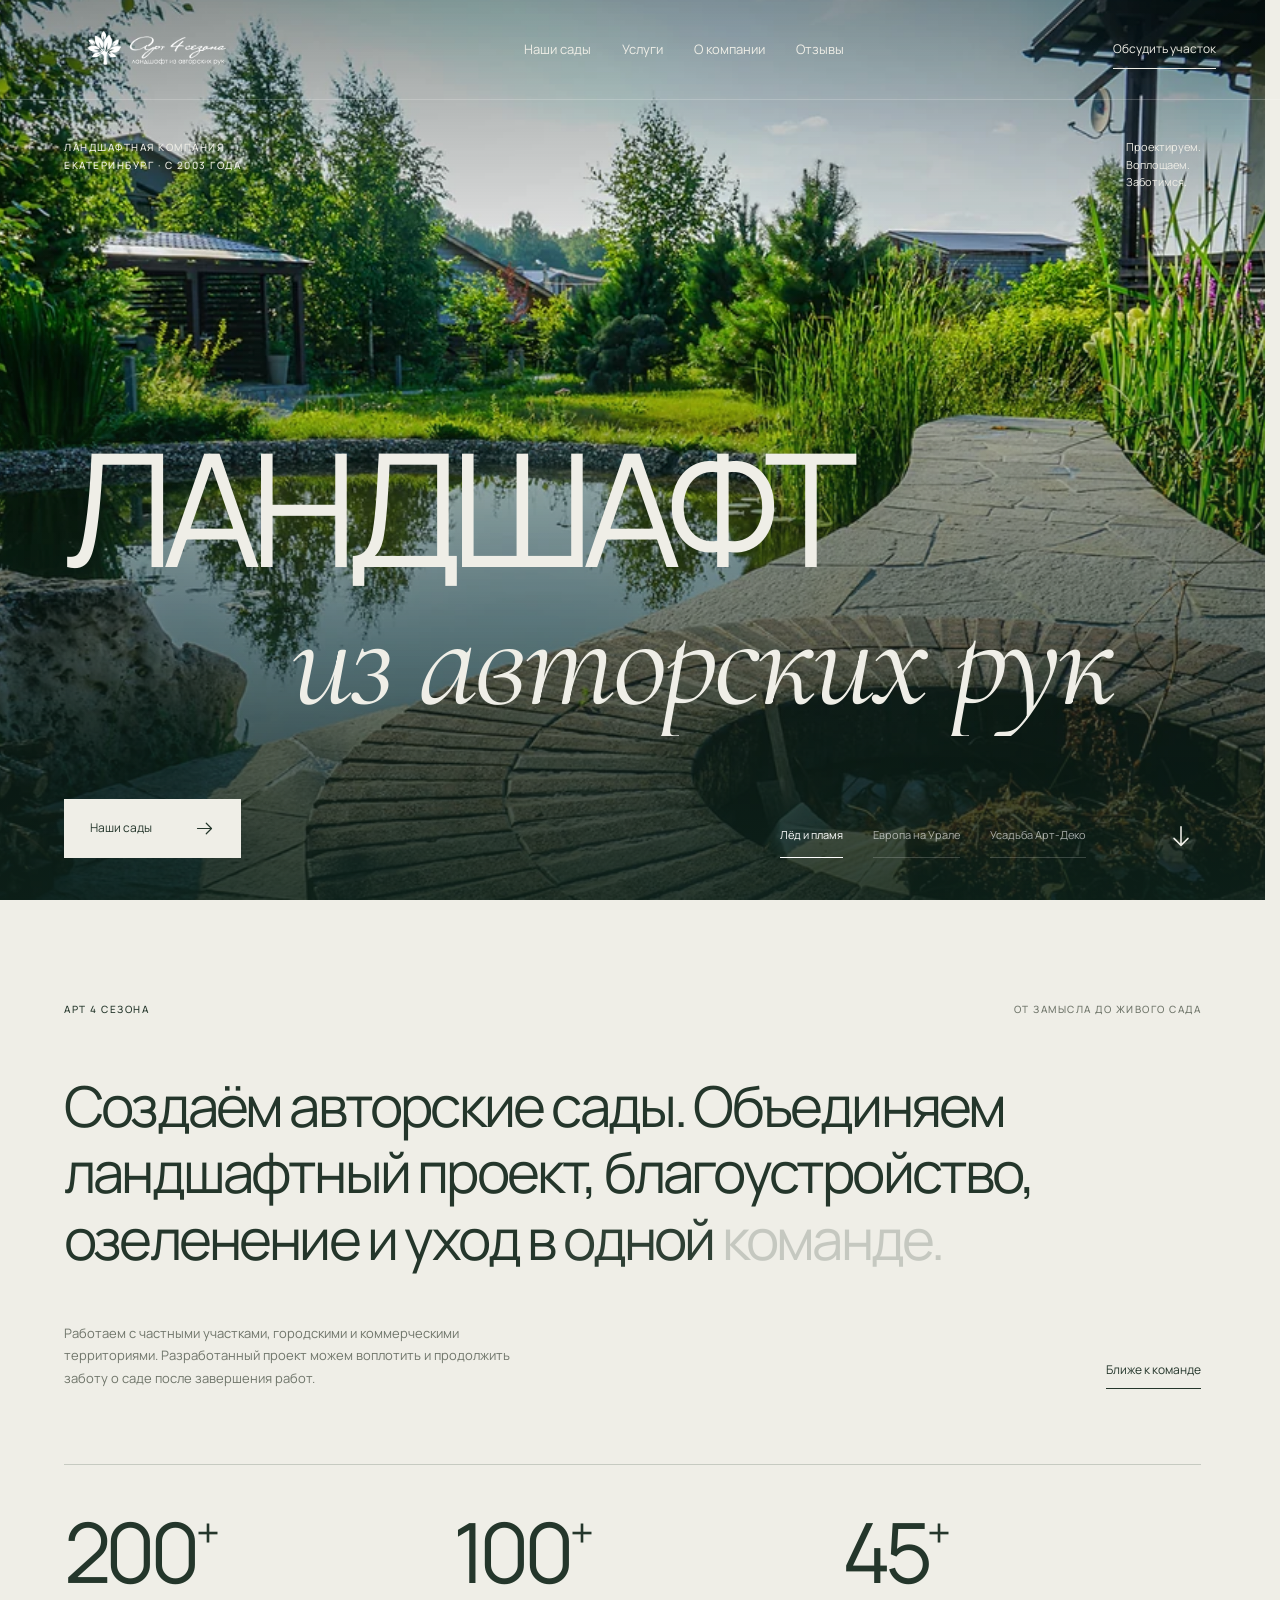
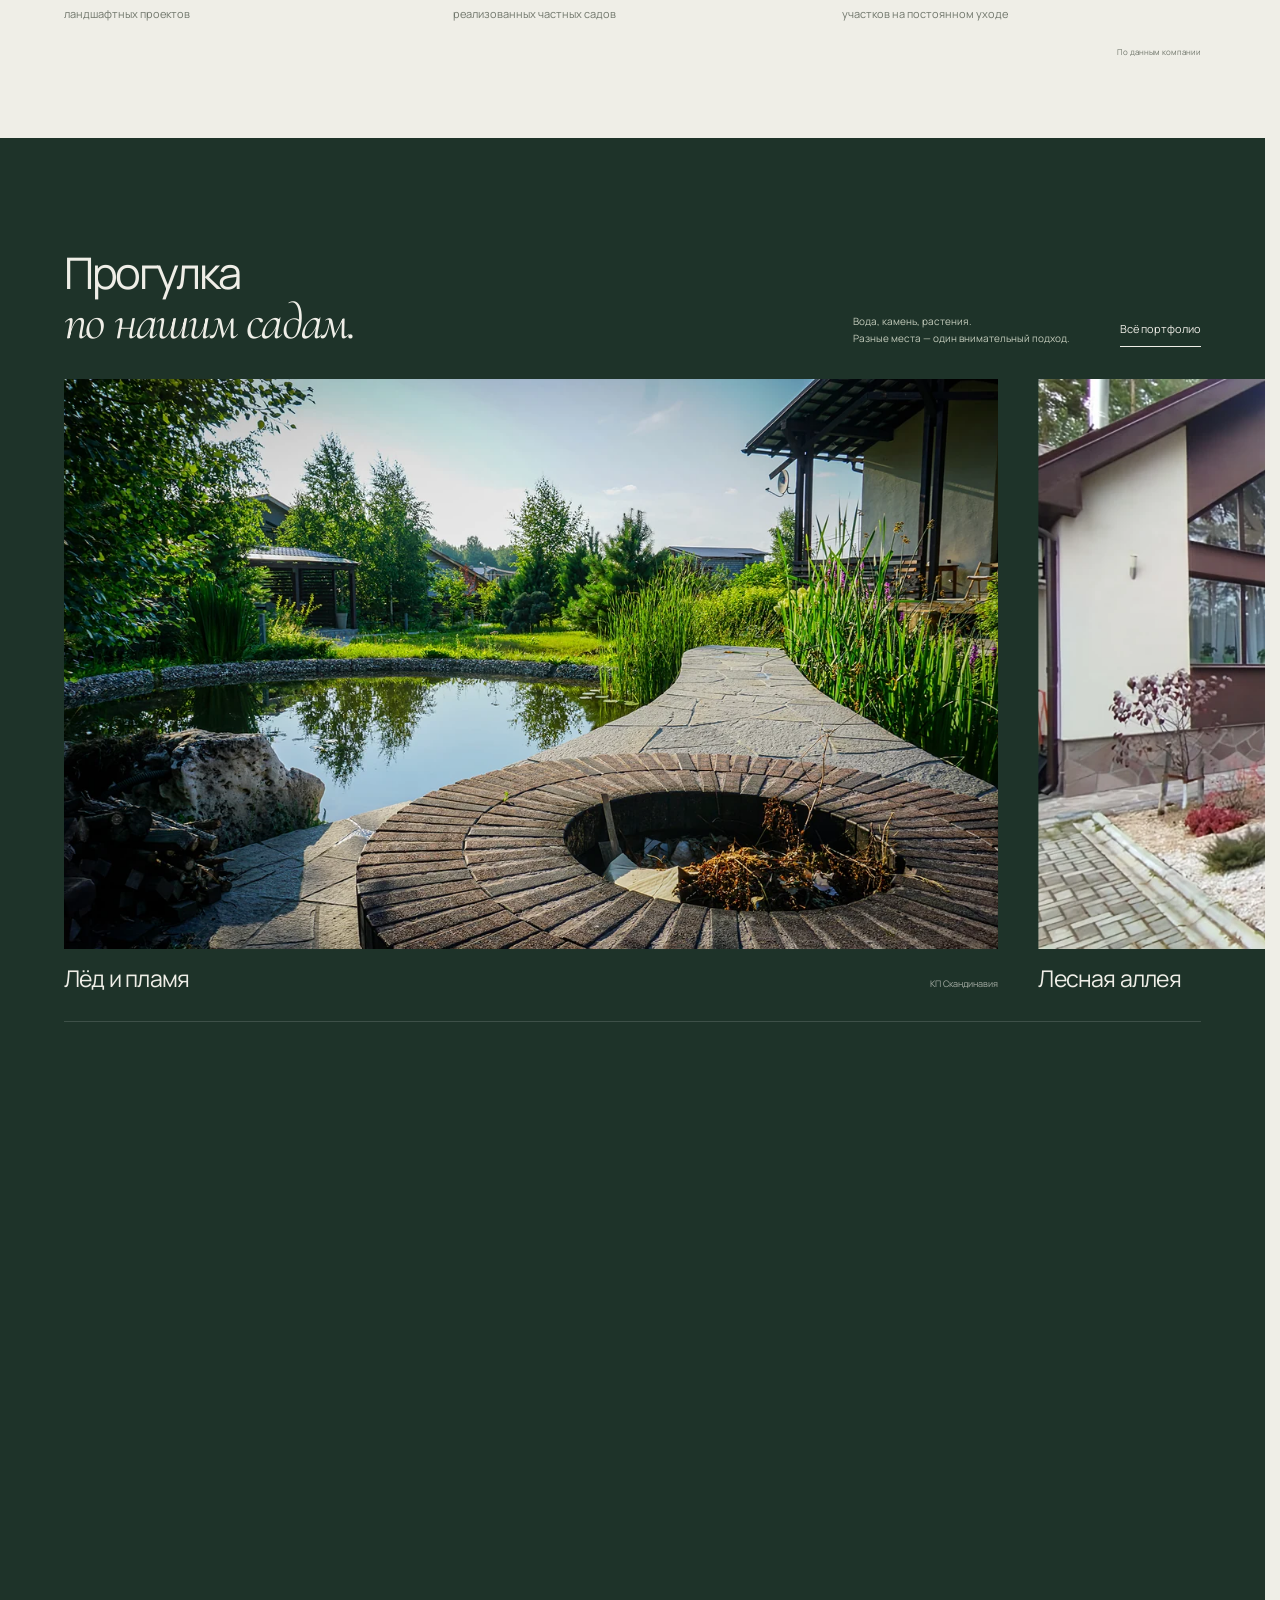
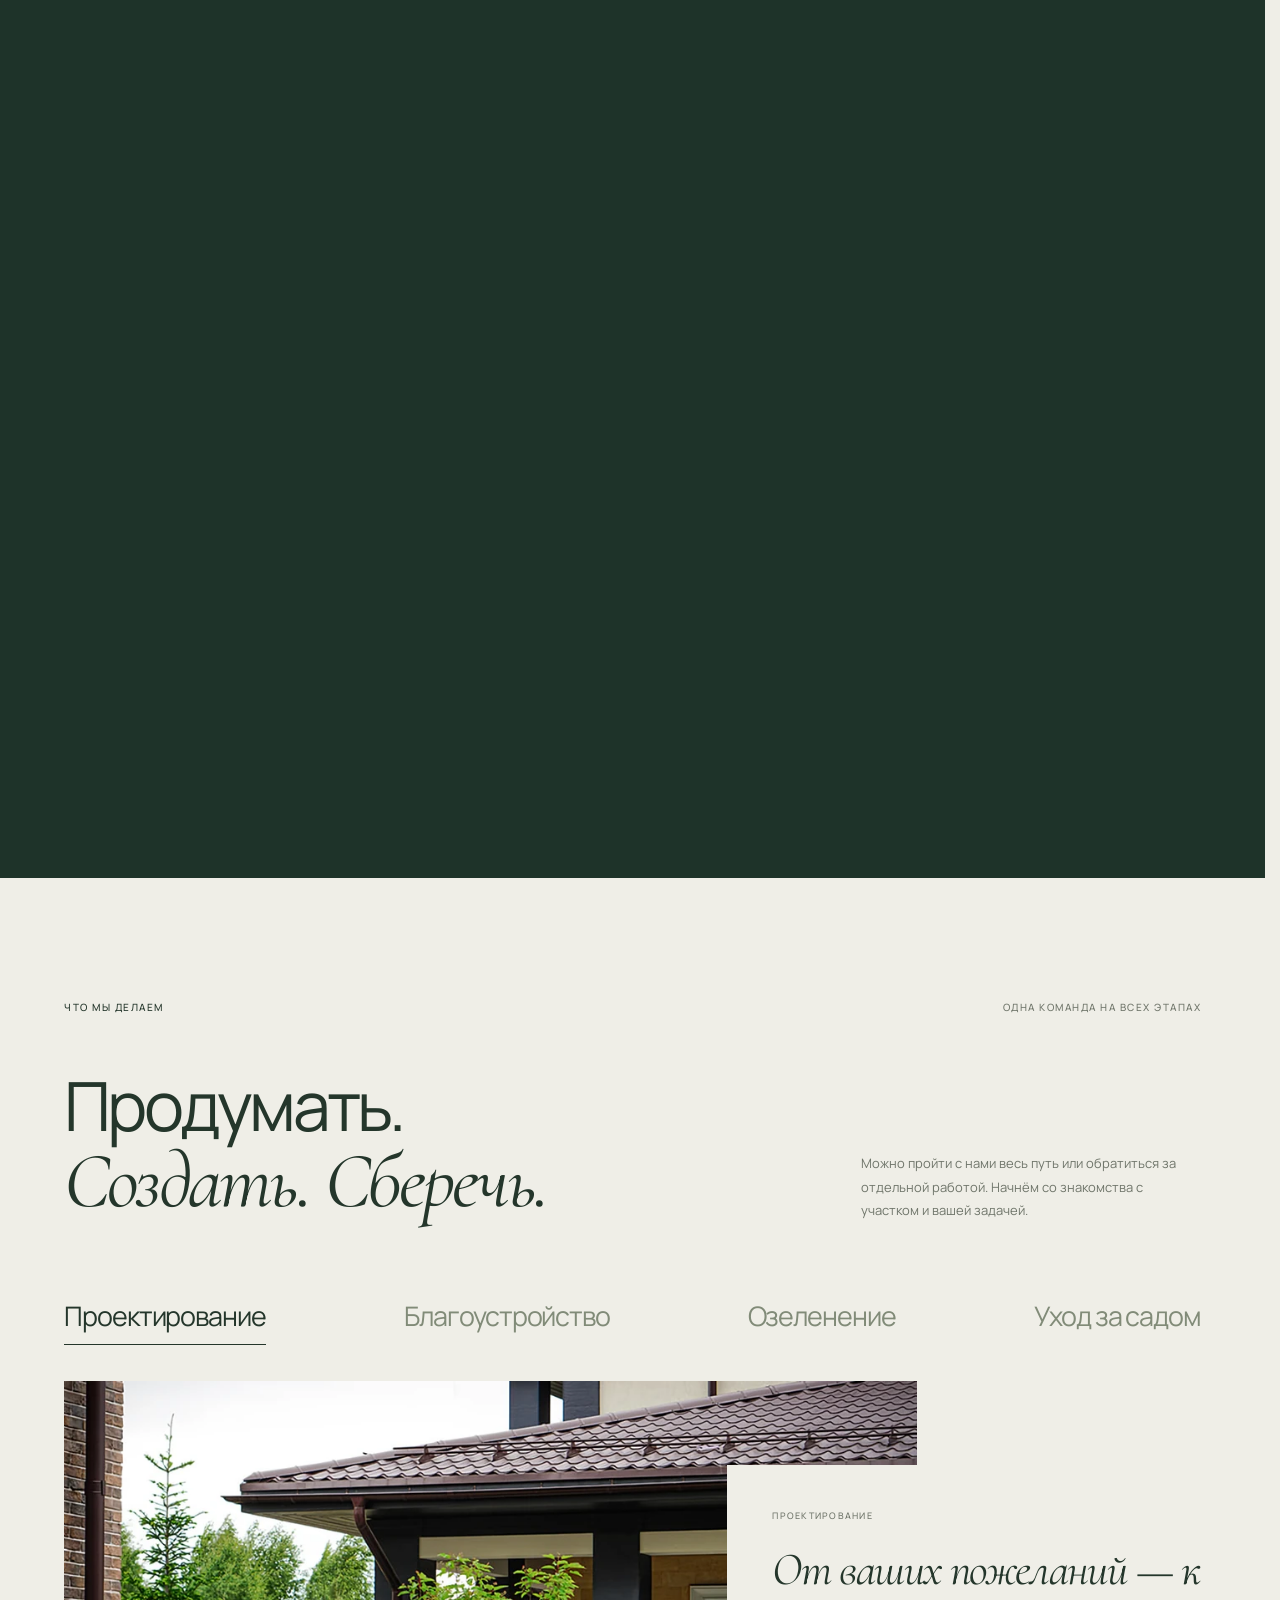
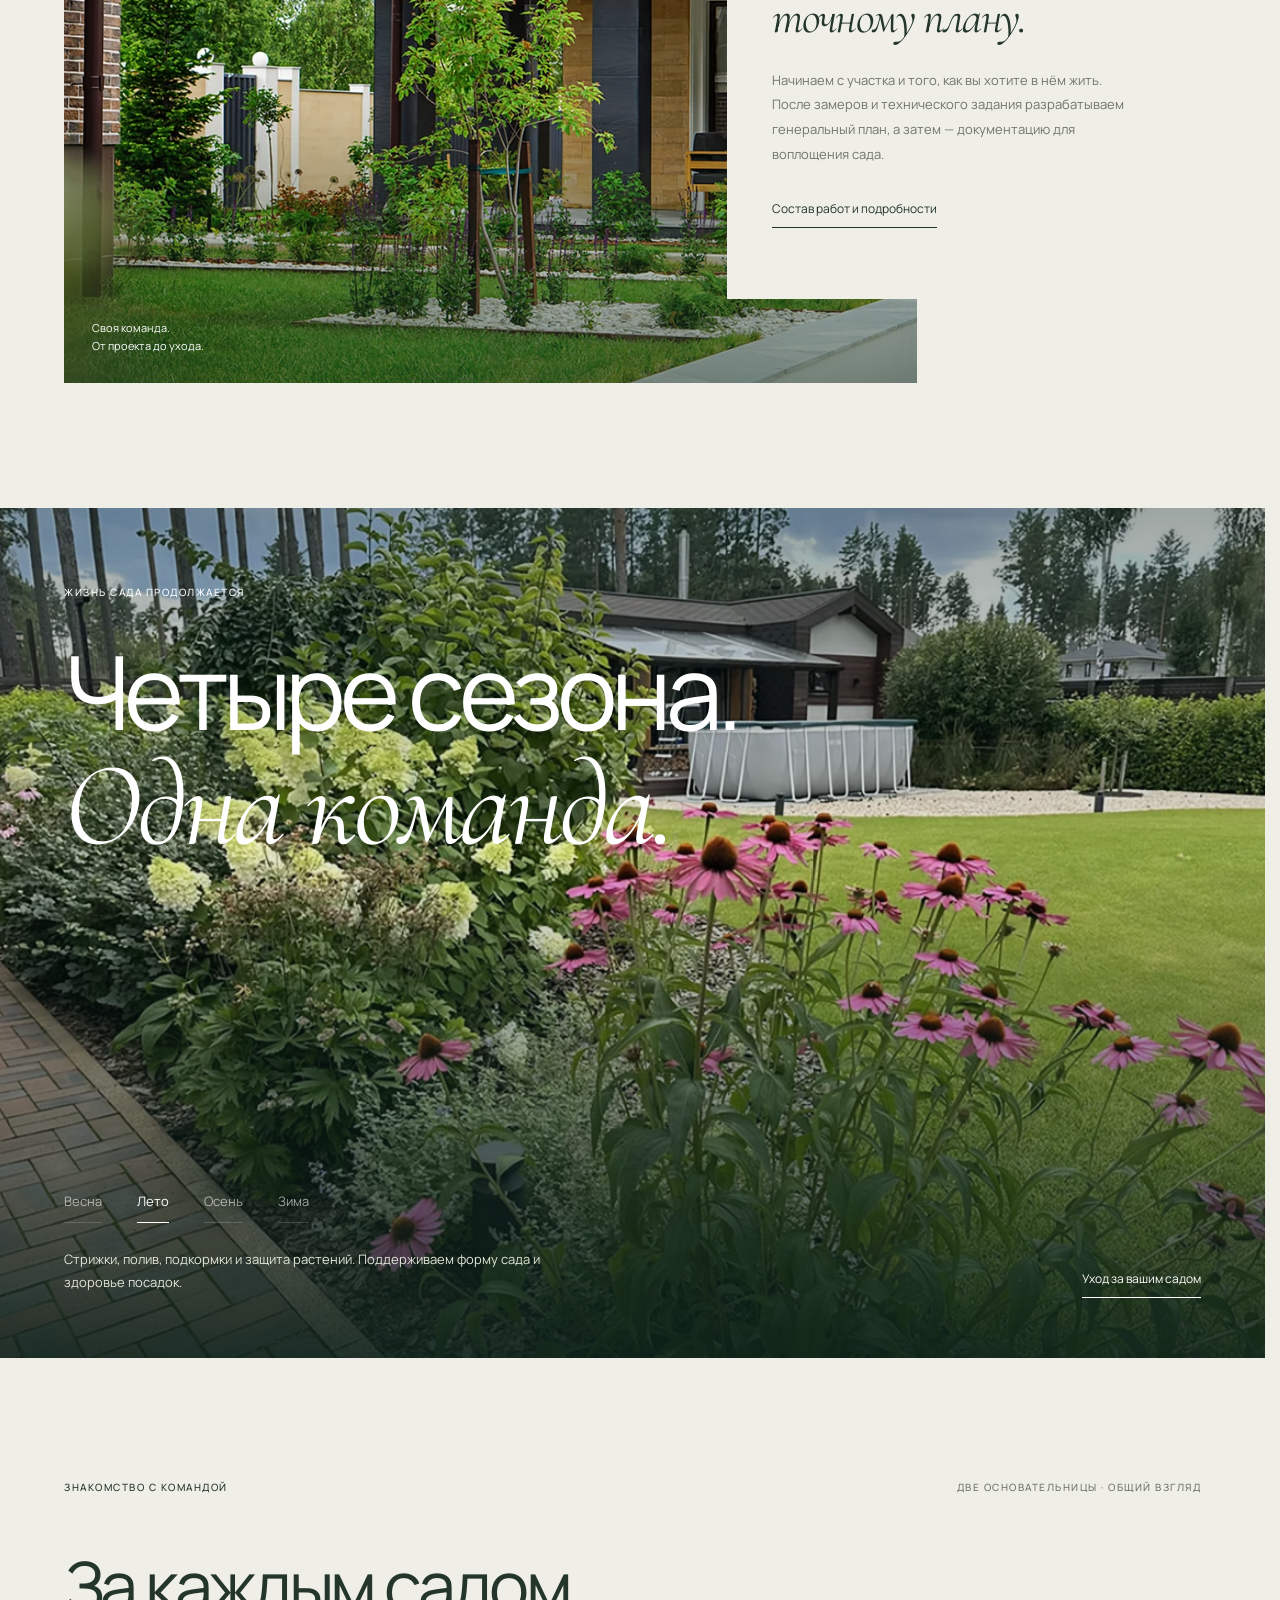
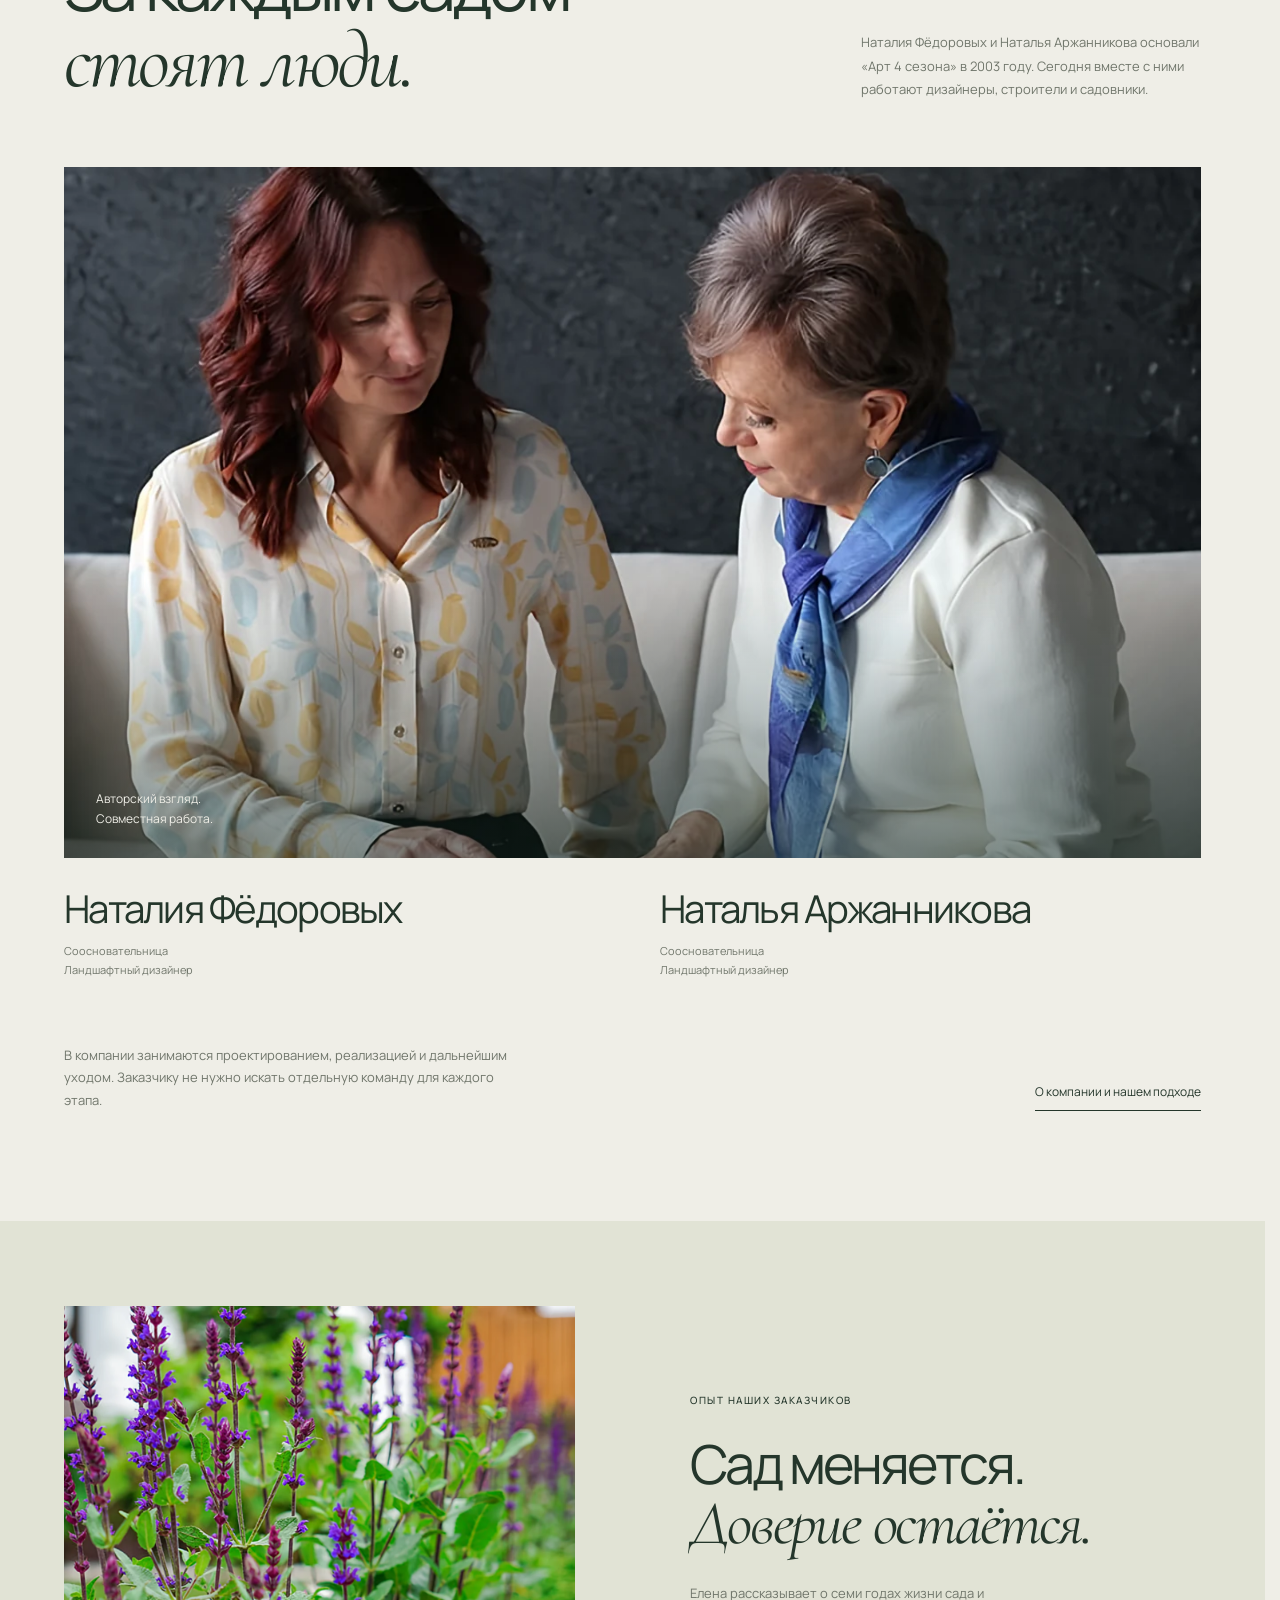
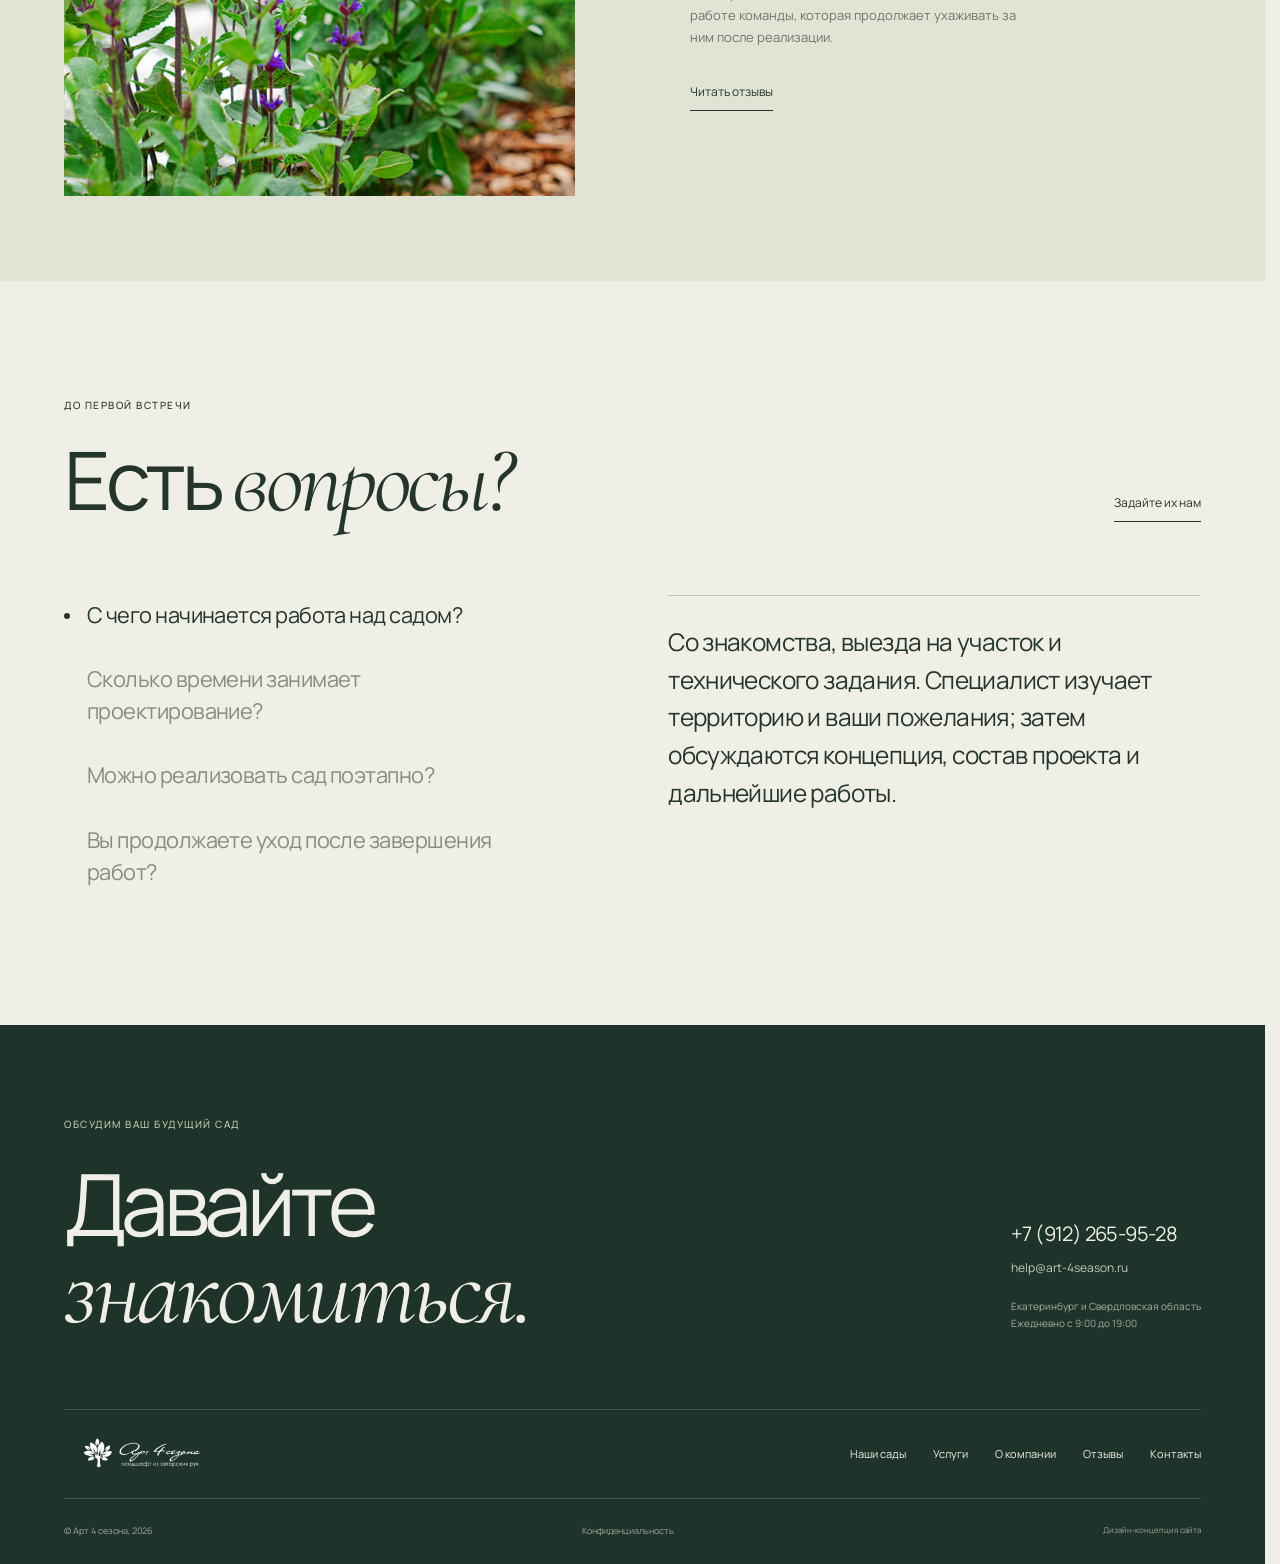
<file: index.html>
<!doctype html>
<html lang="ru">
<head>
  <meta charset="utf-8">
  <meta name="viewport" content="width=device-width,initial-scale=1">
  <meta name="robots" content="noindex,nofollow">
  <meta name="description" content="Арт 4 сезона — авторские сады в Екатеринбурге. Дизайн-концепция сайта.">
  <meta name="theme-color" content="#20362d">
  <title>Арт 4 сезона — сады для жизни</title>
  <link rel="preload" as="image" href="assets/retina/selection-10-5.webp" imagesrcset="assets/retina/selection-10-5-640.webp 640w, assets/retina/selection-10-5-1280.webp 1280w, assets/retina/selection-10-5.webp 3200w" imagesizes="100vw">
  <link rel="stylesheet" href="assets/fonts.css">
  <link rel="stylesheet" href="assets/vendor/lenis.css">
  <link rel="stylesheet" href="experience.css?v=3.1">
  <script src="assets/vendor/lenis.min.js" defer></script>
  <script src="content.js" defer></script>
  <script src="expanded-content.js?v=4.1" defer></script>
  <script src="photo-assets.js?v=4" defer></script>
  <script src="experience.js?v=4.1" defer></script>
  <meta property="og:type" content="website">
<meta property="og:title" content="Арт 4 сезона — концепция обновления сайта">
<meta property="og:description" content="Портфолио садов, услуги и команда. Демонстрационная версия для обсуждения.">
<meta property="og:image" content="https://perihk.github.io/art-4season-demo/assets/selection-10-5.jpg">
<meta property="og:url" content="https://perihk.github.io/art-4season-demo/">
</head>
<body>
  <a class="skip-link" href="#main">Перейти к содержимому</a>
  <div class="scroll-progress" aria-hidden="true"></div>
  <header class="header" id="header">
    <a class="brand" href="index.html" aria-label="Арт 4 сезона — главная"><img src="assets/logo.png" alt="Арт 4 сезона. Ландшафт из авторских рук" width="500" height="120"></a>
    <nav class="main-nav" aria-label="Основная навигация"><a href="portfolio.html">Наши сады</a><a href="services.html">Услуги</a><a href="about.html">О компании</a><a href="reviews.html">Отзывы</a></nav>
    <button class="header-cta" data-contact>Обсудить участок</button>
    <button class="menu-toggle" aria-label="Открыть меню" aria-expanded="false" aria-controls="mobile-menu"><span></span><span></span></button>
  </header>
  <div class="mobile-menu" id="mobile-menu" inert><nav aria-label="Мобильная навигация"><a href="index.html">Главная</a><a href="portfolio.html">Наши сады</a><a href="services.html">Услуги</a><a href="about.html">О компании</a><a href="reviews.html">Отзывы</a><a href="contacts.html">Контакты</a></nav><a class="menu-phone" href="tel:+79122659528">+7 (912) 265-95-28</a><span class="eyebrow">Екатеринбург · с 2003 года</span></div>
  <main id="main"></main>
  <footer class="footer"><div class="footer-head"><div><p class="eyebrow">Обсудим ваш будущий сад</p><button class="footer-invite" data-contact>Давайте<em>знакомиться.</em></button></div><div class="footer-contact"><a href="tel:+79122659528">+7 (912) 265-95-28</a><a href="mailto:help@art-4season.ru">help@art-4season.ru</a><p>Екатеринбург и Свердловская область<br>Ежедневно с 9:00 до 19:00</p></div></div><div class="footer-links"><a href="index.html" class="footer-logo" aria-label="Арт 4 сезона — главная"><img src="assets/logo.png" alt="Арт 4 сезона" width="500" height="120"></a><nav class="footer-nav" aria-label="Дополнительная навигация"><a href="portfolio.html">Наши сады</a><a href="services.html">Услуги</a><a href="about.html">О компании</a><a href="reviews.html">Отзывы</a><a href="contacts.html">Контакты</a></nav></div><div class="footer-bottom"><span>© Арт 4 сезона, 2026</span><a href="https://art-4season.ru/download/privacy.pdf" target="_blank" rel="noopener">Конфиденциальность</a><span>Дизайн-концепция сайта</span></div></footer>
  <dialog class="contact-dialog" id="contact-dialog" data-lenis-prevent aria-labelledby="contact-heading">
    <button class="dialog-close" aria-label="Закрыть форму" data-close-dialog>×</button>
    <div class="contact-visual"><img src="assets/curated-4-3.jpg" alt="Цветники в саду компании Арт 4 сезона"><span>Любая история<br>начинается с разговора.</span></div>
    <div class="contact-content">
      <p class="eyebrow">Ваш будущий сад</p><h2 id="contact-heading">Расскажите<br>о вашем участке</h2>
      <form id="contact-form">
        <fieldset><legend>С чем мы можем помочь?</legend><div class="choice-group"><label><input type="radio" name="service" value="Сад под ключ" checked><span>Сад под ключ</span></label><label><input type="radio" name="service" value="Проектирование"><span>Проектирование</span></label><label><input type="radio" name="service" value="Уход за садом"><span>Уход за садом</span></label></div></fieldset>
        <div class="form-row"><label>Ваше имя<input name="name" placeholder="Как к вам обращаться" autocomplete="name" required maxlength="80"></label><label>Телефон<input type="tel" name="phone" placeholder="+7 (___) ___-__-__" autocomplete="tel" required pattern="\+?[0-9\s\(\)\-]{10,22}"></label></div>
        <label>Несколько слов об участке <span class="optional">необязательно</span><textarea name="message" placeholder="Где находится, площадь, что вы хотите изменить" rows="2" maxlength="2000"></textarea></label>
        <button class="button button-dark" type="submit">Обсудить проект</button>
        <p class="demo-form-note">Это демонстрационная форма. Данные никуда не отправляются.</p>
      </form>
      <div class="form-success" hidden role="status"><span class="success-leaf" aria-hidden="true">✳</span><h3>Начало положено.</h3><p>Так будет выглядеть подтверждение обращения. В демоверсии заявка не отправляется.</p><button class="under-link" data-close-dialog>Вернуться к садам</button></div>
    </div>
  </dialog>
  <dialog class="lightbox" id="lightbox" data-lenis-prevent aria-label="Просмотр фотографий проекта">
    <button class="lightbox-close" aria-label="Закрыть фотографию">×</button><button class="lightbox-prev" aria-label="Предыдущая фотография"><svg class="icon" viewBox="0 0 24 24" aria-hidden="true" focusable="false" fill="none" stroke="currentColor" stroke-width="1.35" stroke-linecap="round" stroke-linejoin="round"><path d="M20 12H4m6-6-6 6 6 6"/></svg></button><img alt=""><button class="lightbox-next" aria-label="Следующая фотография"><svg class="icon" viewBox="0 0 24 24" aria-hidden="true" focusable="false" fill="none" stroke="currentColor" stroke-width="1.35" stroke-linecap="round" stroke-linejoin="round"><path d="M4 12h16m-6-6 6 6-6 6"/></svg></button><div class="lightbox-caption" aria-live="polite"></div>
  </dialog>
</body>
</html>
</file>
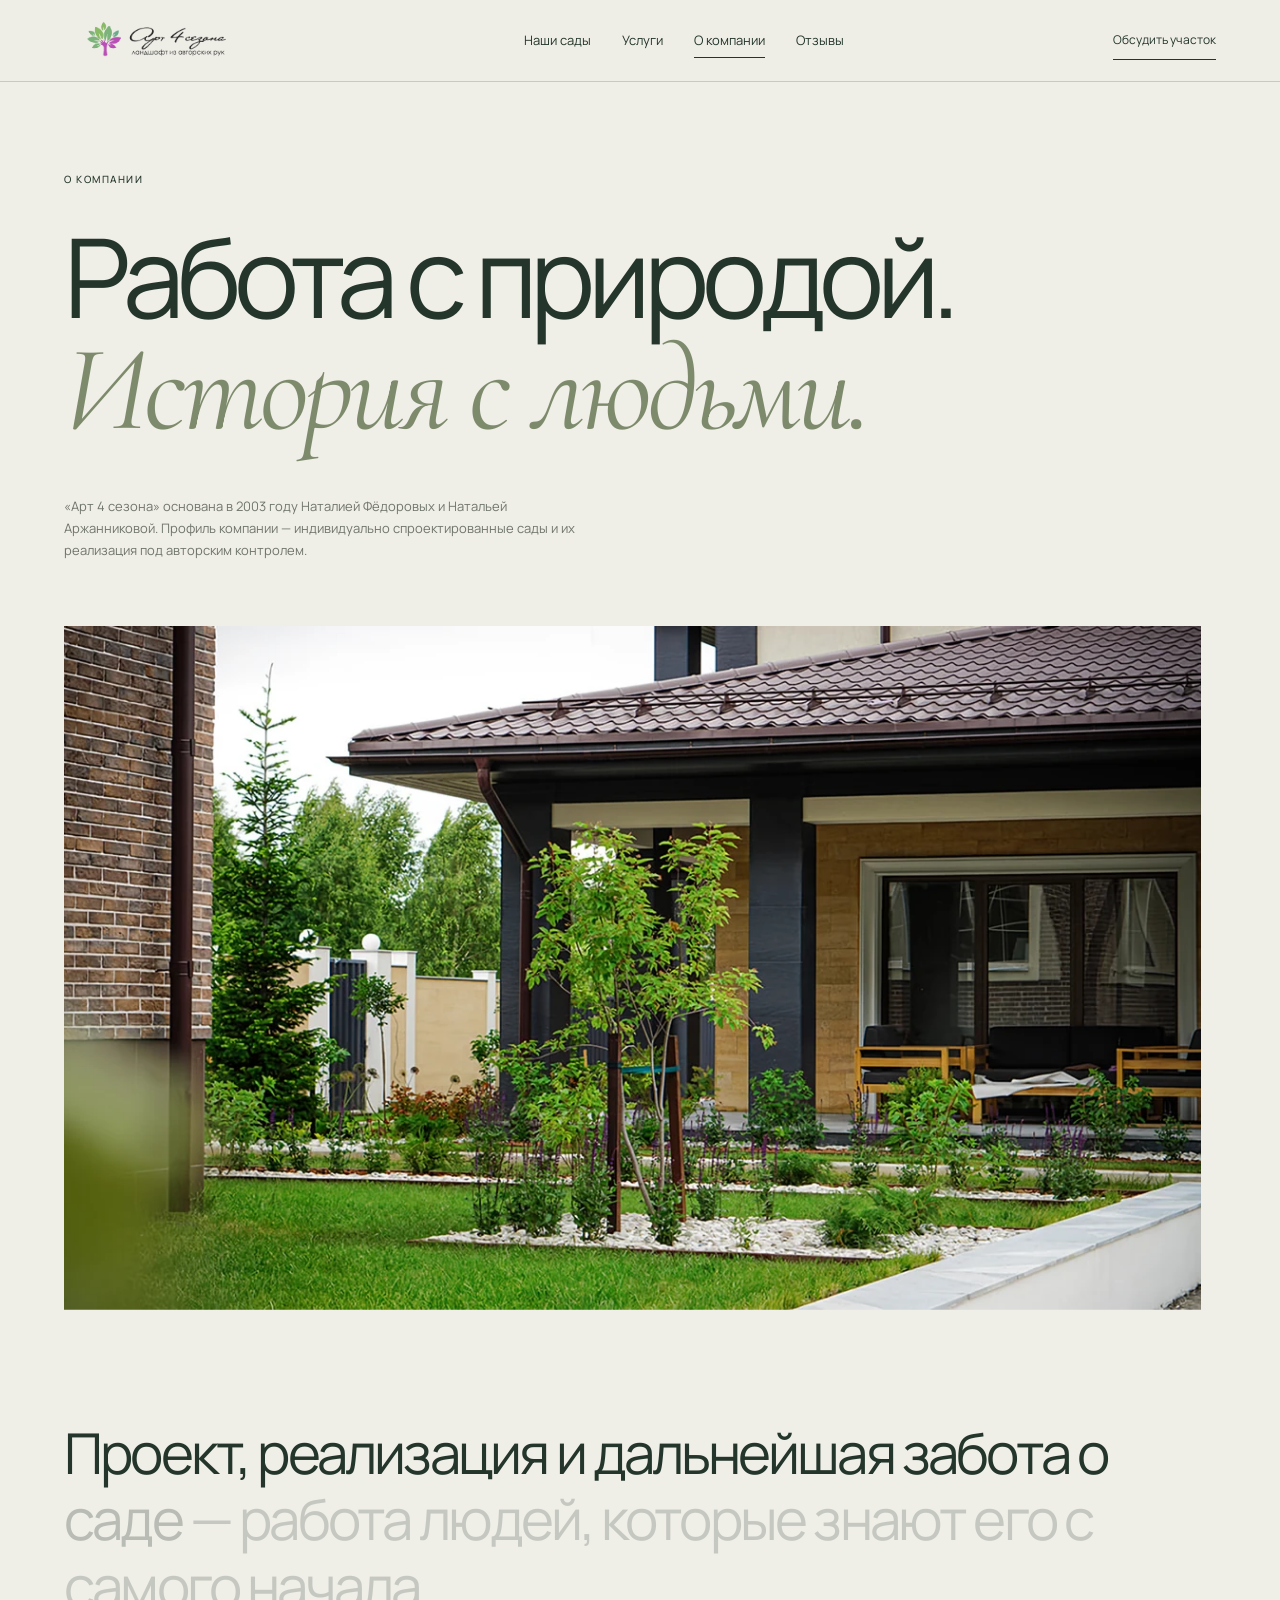
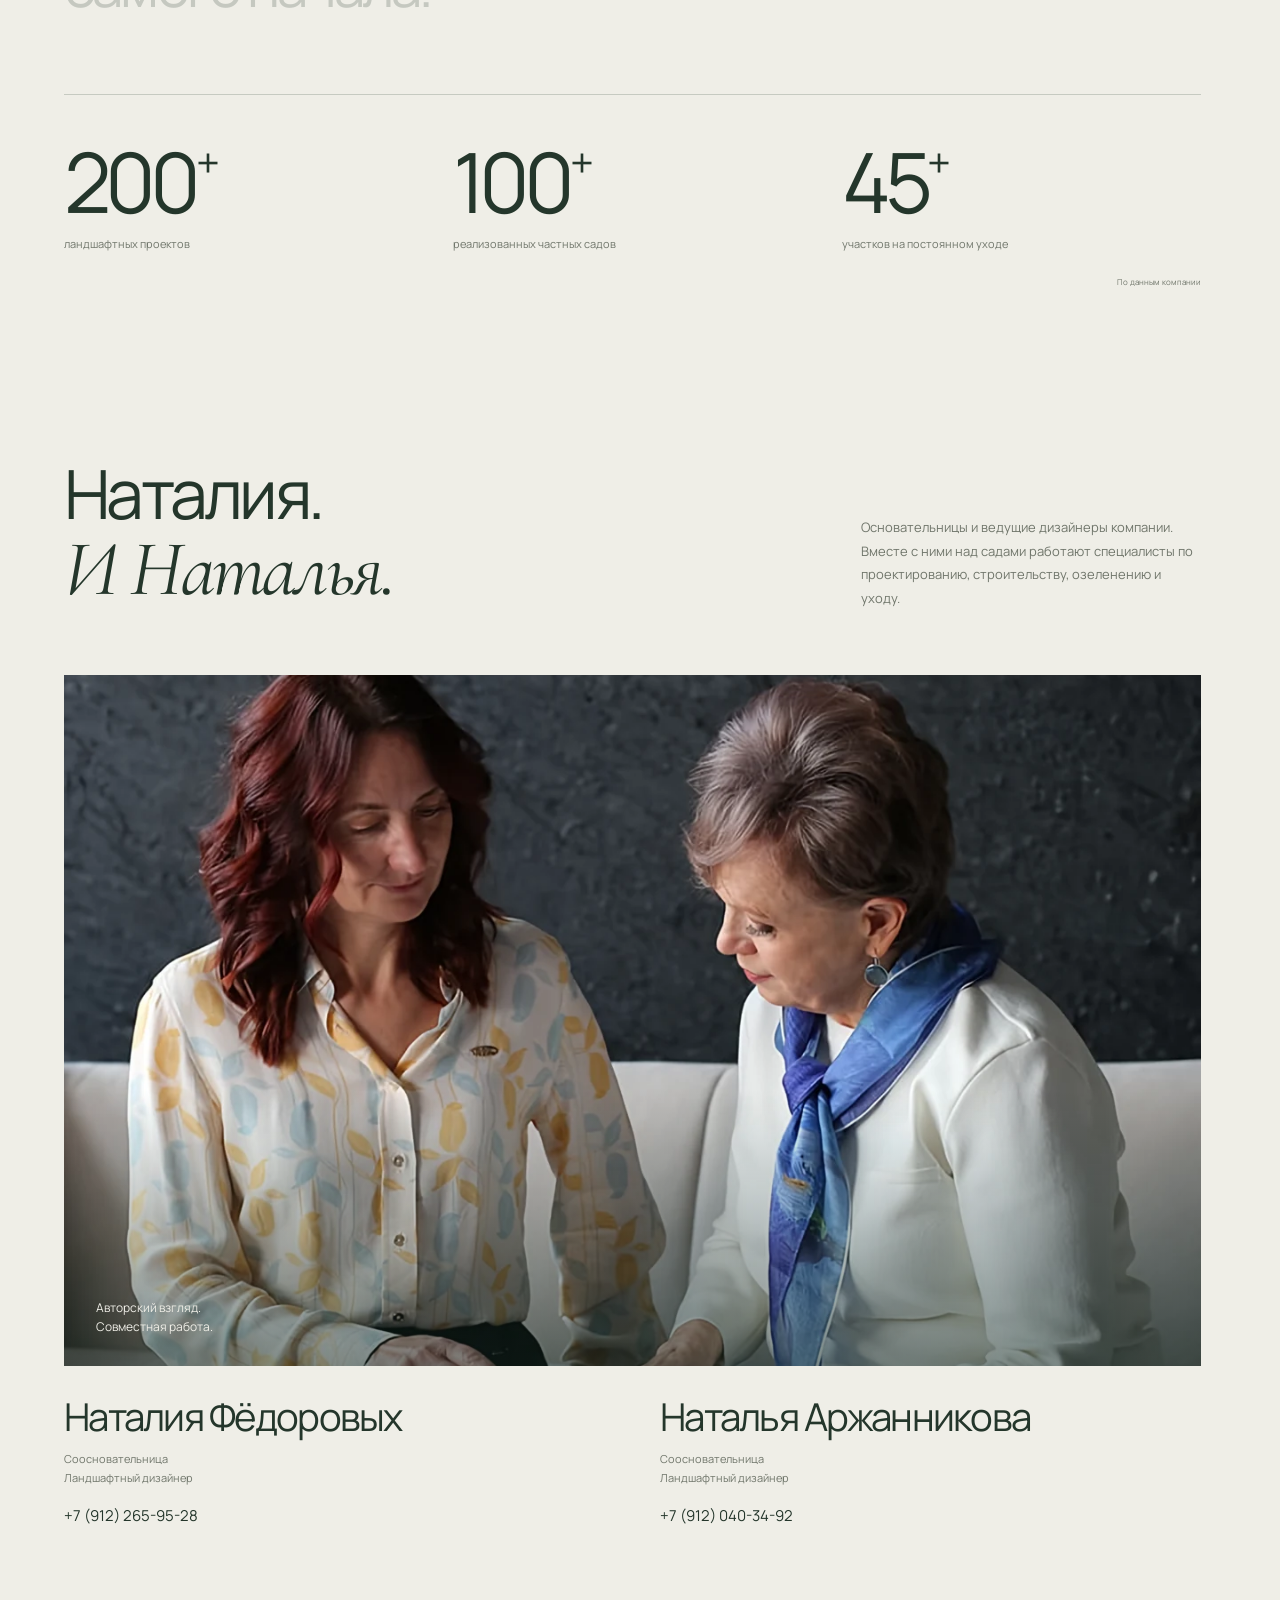
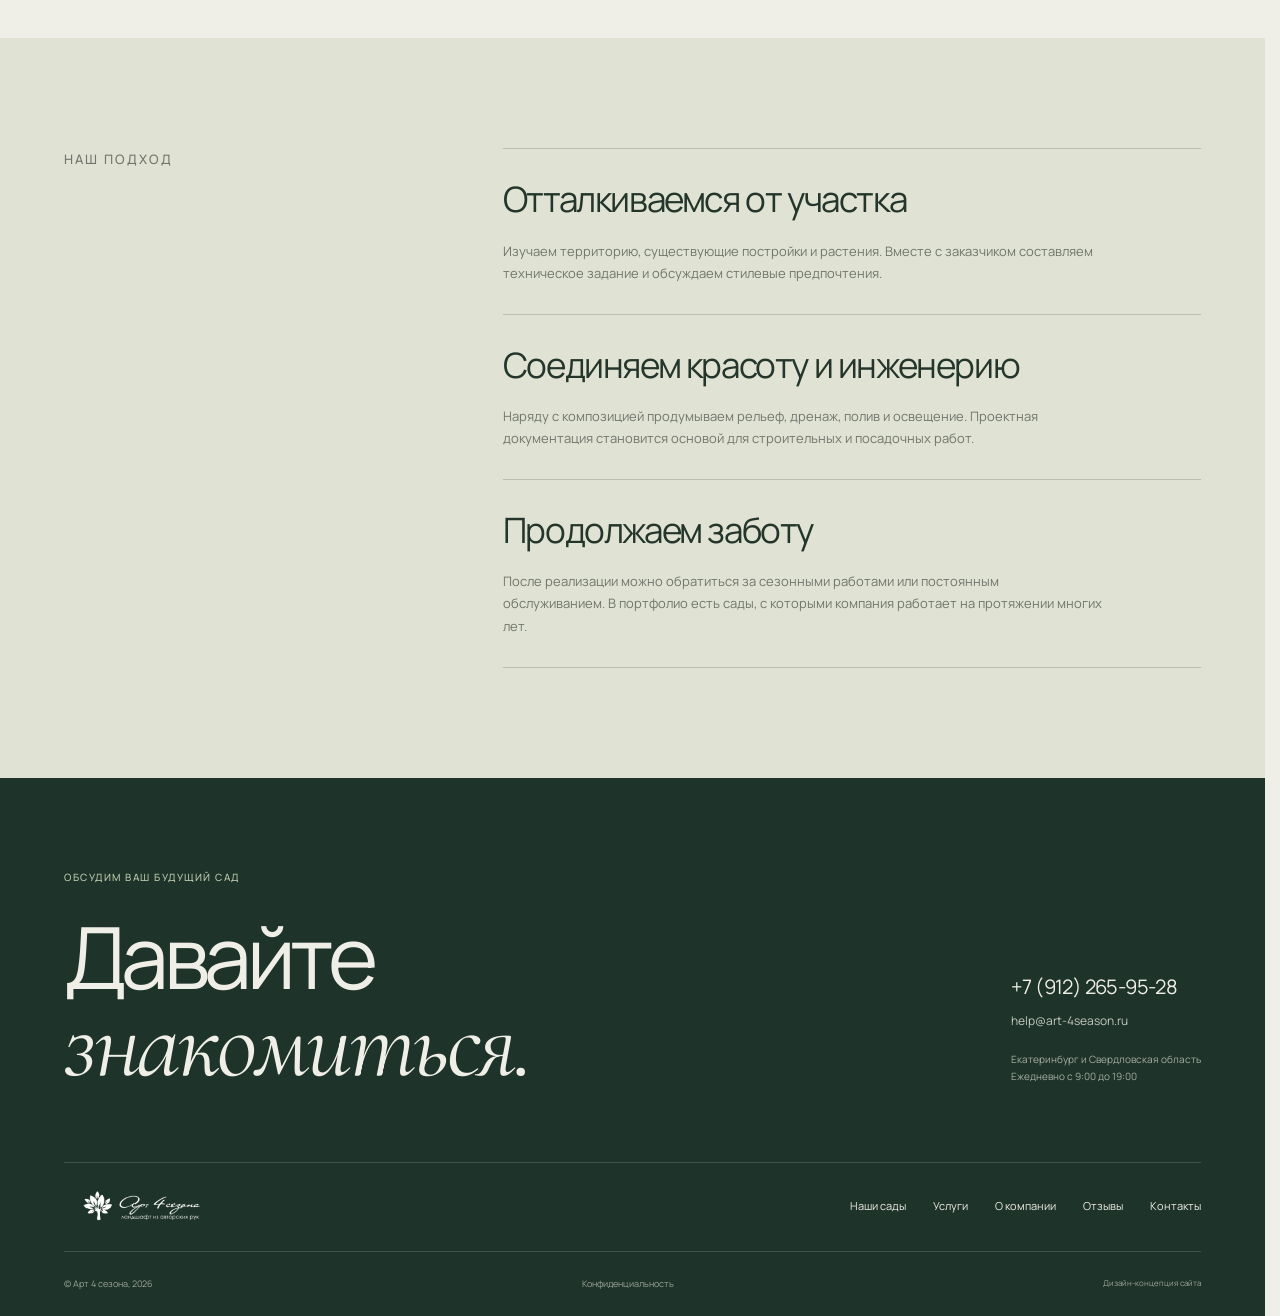
<file: about.html>
<!doctype html>
<html lang="ru">
<head>
  <meta charset="utf-8">
  <meta name="viewport" content="width=device-width,initial-scale=1">
  <meta name="robots" content="noindex,nofollow">
  <meta name="description" content="Арт 4 сезона — авторские сады в Екатеринбурге. Дизайн-концепция сайта.">
  <meta name="theme-color" content="#20362d">
  <title>Арт 4 сезона — сады для жизни</title>
  <link rel="stylesheet" href="assets/fonts.css">
  <link rel="stylesheet" href="assets/vendor/lenis.css">
  <link rel="stylesheet" href="experience.css?v=3.1">
  <script src="assets/vendor/lenis.min.js" defer></script>
  <script src="content.js" defer></script>
  <script src="expanded-content.js?v=4.1" defer></script>
  <script src="photo-assets.js?v=4" defer></script>
  <script src="experience.js?v=4.1" defer></script>
  <meta property="og:type" content="website">
<meta property="og:title" content="Арт 4 сезона — концепция обновления сайта">
<meta property="og:description" content="Портфолио садов, услуги и команда. Демонстрационная версия для обсуждения.">
<meta property="og:image" content="https://perihk.github.io/art-4season-demo/assets/selection-10-5.jpg">
<meta property="og:url" content="https://perihk.github.io/art-4season-demo/about.html">
</head>
<body>
  <a class="skip-link" href="#main">Перейти к содержимому</a>
  <div class="scroll-progress" aria-hidden="true"></div>
  <header class="header" id="header">
    <a class="brand" href="index.html" aria-label="Арт 4 сезона — главная"><img src="assets/logo.png" alt="Арт 4 сезона. Ландшафт из авторских рук" width="500" height="120"></a>
    <nav class="main-nav" aria-label="Основная навигация"><a href="portfolio.html">Наши сады</a><a href="services.html">Услуги</a><a href="about.html">О компании</a><a href="reviews.html">Отзывы</a></nav>
    <button class="header-cta" data-contact>Обсудить участок</button>
    <button class="menu-toggle" aria-label="Открыть меню" aria-expanded="false" aria-controls="mobile-menu"><span></span><span></span></button>
  </header>
  <div class="mobile-menu" id="mobile-menu" inert><nav aria-label="Мобильная навигация"><a href="index.html">Главная</a><a href="portfolio.html">Наши сады</a><a href="services.html">Услуги</a><a href="about.html">О компании</a><a href="reviews.html">Отзывы</a><a href="contacts.html">Контакты</a></nav><a class="menu-phone" href="tel:+79122659528">+7 (912) 265-95-28</a><span class="eyebrow">Екатеринбург · с 2003 года</span></div>
  <main id="main"></main>
  <footer class="footer"><div class="footer-head"><div><p class="eyebrow">Обсудим ваш будущий сад</p><button class="footer-invite" data-contact>Давайте<em>знакомиться.</em></button></div><div class="footer-contact"><a href="tel:+79122659528">+7 (912) 265-95-28</a><a href="mailto:help@art-4season.ru">help@art-4season.ru</a><p>Екатеринбург и Свердловская область<br>Ежедневно с 9:00 до 19:00</p></div></div><div class="footer-links"><a href="index.html" class="footer-logo" aria-label="Арт 4 сезона — главная"><img src="assets/logo.png" alt="Арт 4 сезона" width="500" height="120"></a><nav class="footer-nav" aria-label="Дополнительная навигация"><a href="portfolio.html">Наши сады</a><a href="services.html">Услуги</a><a href="about.html">О компании</a><a href="reviews.html">Отзывы</a><a href="contacts.html">Контакты</a></nav></div><div class="footer-bottom"><span>© Арт 4 сезона, 2026</span><a href="https://art-4season.ru/download/privacy.pdf" target="_blank" rel="noopener">Конфиденциальность</a><span>Дизайн-концепция сайта</span></div></footer>
  <dialog class="contact-dialog" id="contact-dialog" data-lenis-prevent aria-labelledby="contact-heading">
    <button class="dialog-close" aria-label="Закрыть форму" data-close-dialog>×</button>
    <div class="contact-visual"><img src="assets/curated-4-3.jpg" alt="Цветники в саду компании Арт 4 сезона"><span>Любая история<br>начинается с разговора.</span></div>
    <div class="contact-content">
      <p class="eyebrow">Ваш будущий сад</p><h2 id="contact-heading">Расскажите<br>о вашем участке</h2>
      <form id="contact-form">
        <fieldset><legend>С чем мы можем помочь?</legend><div class="choice-group"><label><input type="radio" name="service" value="Сад под ключ" checked><span>Сад под ключ</span></label><label><input type="radio" name="service" value="Проектирование"><span>Проектирование</span></label><label><input type="radio" name="service" value="Уход за садом"><span>Уход за садом</span></label></div></fieldset>
        <div class="form-row"><label>Ваше имя<input name="name" placeholder="Как к вам обращаться" autocomplete="name" required maxlength="80"></label><label>Телефон<input type="tel" name="phone" placeholder="+7 (___) ___-__-__" autocomplete="tel" required pattern="\+?[0-9\s\(\)\-]{10,22}"></label></div>
        <label>Несколько слов об участке <span class="optional">необязательно</span><textarea name="message" placeholder="Где находится, площадь, что вы хотите изменить" rows="2" maxlength="2000"></textarea></label>
        <button class="button button-dark" type="submit">Обсудить проект</button>
        <p class="demo-form-note">Это демонстрационная форма. Данные никуда не отправляются.</p>
      </form>
      <div class="form-success" hidden role="status"><span class="success-leaf" aria-hidden="true">✳</span><h3>Начало положено.</h3><p>Так будет выглядеть подтверждение обращения. В демоверсии заявка не отправляется.</p><button class="under-link" data-close-dialog>Вернуться к садам</button></div>
    </div>
  </dialog>
  <dialog class="lightbox" id="lightbox" data-lenis-prevent aria-label="Просмотр фотографий проекта">
    <button class="lightbox-close" aria-label="Закрыть фотографию">×</button><button class="lightbox-prev" aria-label="Предыдущая фотография"><svg class="icon" viewBox="0 0 24 24" aria-hidden="true" focusable="false" fill="none" stroke="currentColor" stroke-width="1.35" stroke-linecap="round" stroke-linejoin="round"><path d="M20 12H4m6-6-6 6 6 6"/></svg></button><img alt=""><button class="lightbox-next" aria-label="Следующая фотография"><svg class="icon" viewBox="0 0 24 24" aria-hidden="true" focusable="false" fill="none" stroke="currentColor" stroke-width="1.35" stroke-linecap="round" stroke-linejoin="round"><path d="M4 12h16m-6-6 6 6-6 6"/></svg></button><div class="lightbox-caption" aria-live="polite"></div>
  </dialog>
</body>
</html>
</file>
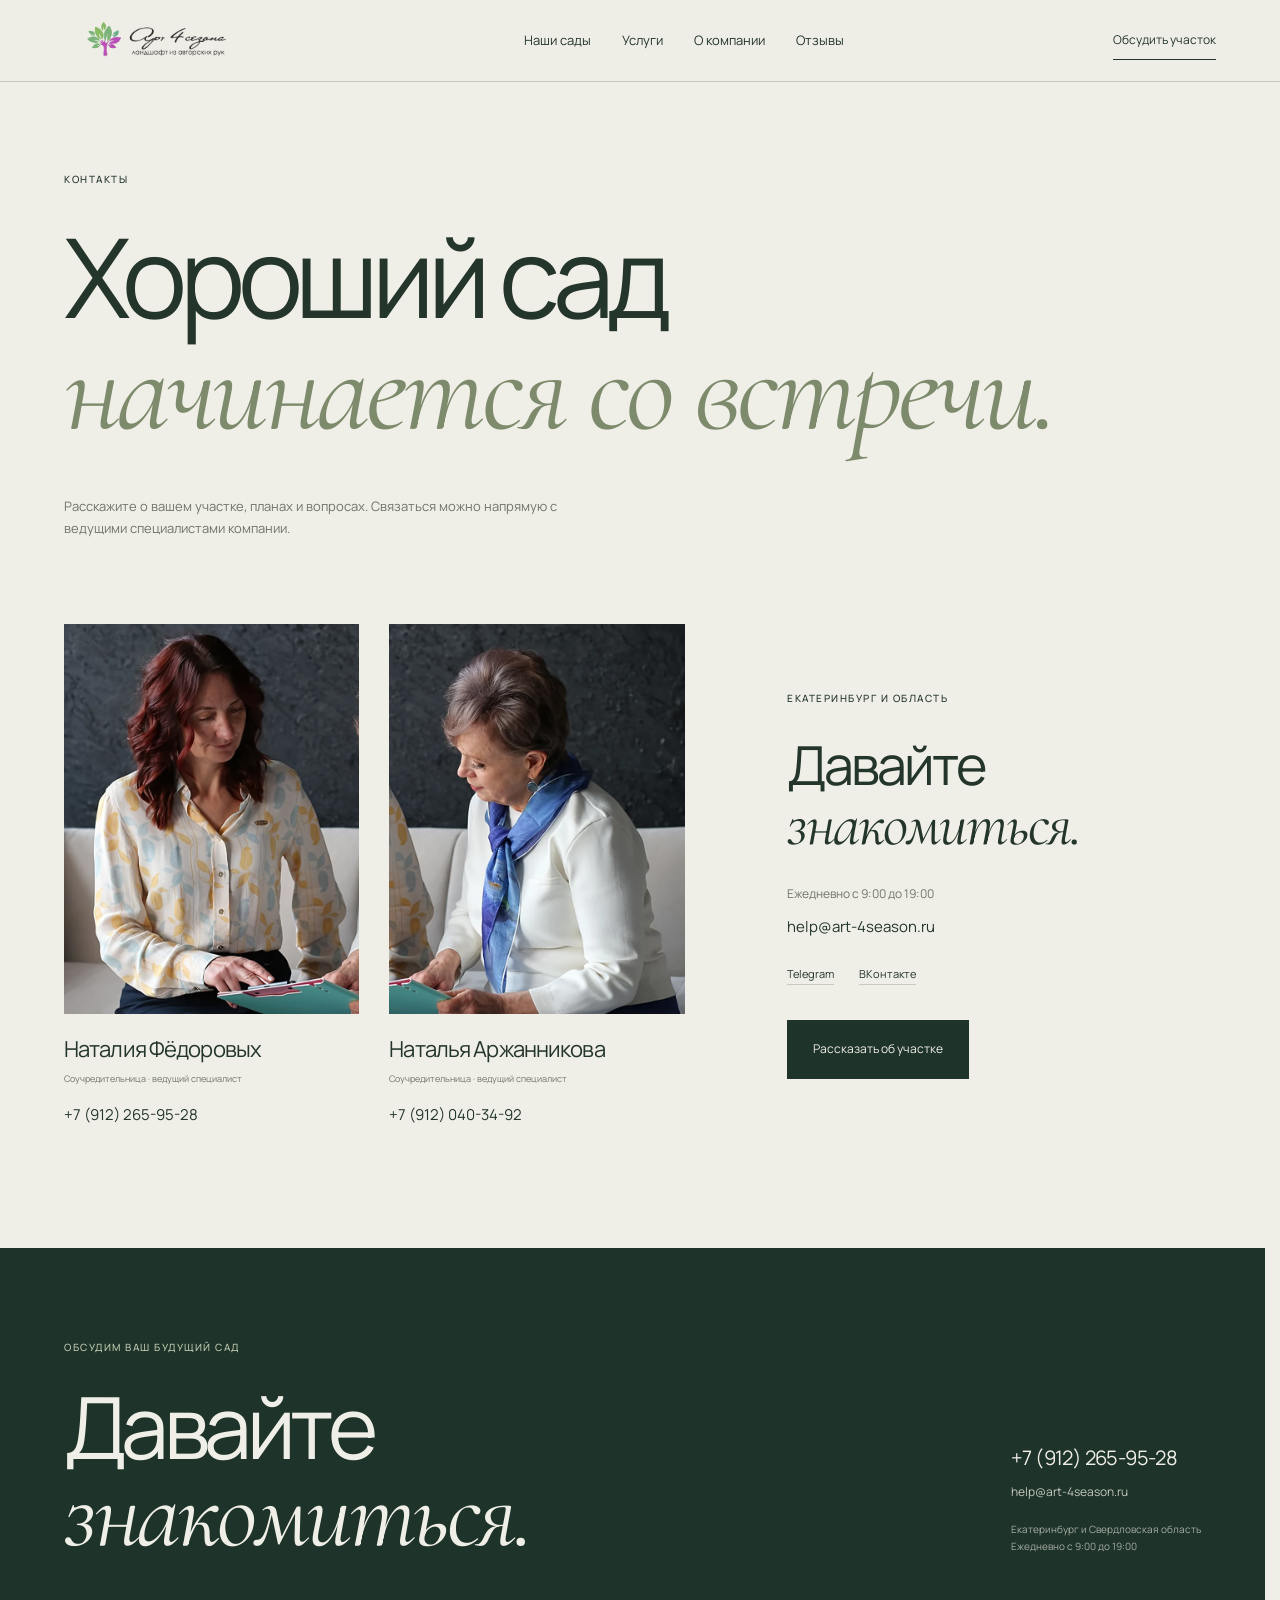
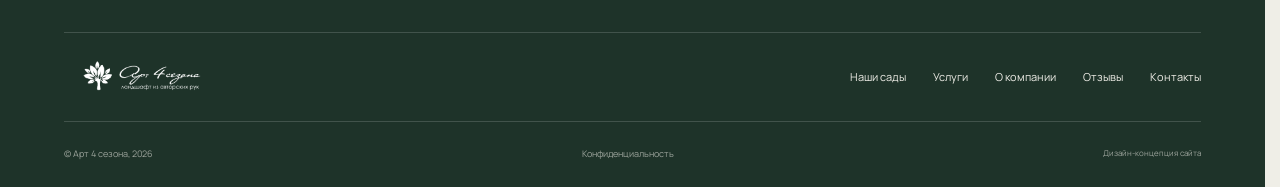
<file: contacts.html>
<!doctype html>
<html lang="ru">
<head>
  <meta charset="utf-8">
  <meta name="viewport" content="width=device-width,initial-scale=1">
  <meta name="robots" content="noindex,nofollow">
  <meta name="description" content="Арт 4 сезона — авторские сады в Екатеринбурге. Дизайн-концепция сайта.">
  <meta name="theme-color" content="#20362d">
  <title>Арт 4 сезона — сады для жизни</title>
  <link rel="stylesheet" href="assets/fonts.css">
  <link rel="stylesheet" href="assets/vendor/lenis.css">
  <link rel="stylesheet" href="experience.css?v=3.1">
  <script src="assets/vendor/lenis.min.js" defer></script>
  <script src="content.js" defer></script>
  <script src="expanded-content.js?v=4.1" defer></script>
  <script src="photo-assets.js?v=4" defer></script>
  <script src="experience.js?v=4.1" defer></script>
  <meta property="og:type" content="website">
<meta property="og:title" content="Арт 4 сезона — концепция обновления сайта">
<meta property="og:description" content="Портфолио садов, услуги и команда. Демонстрационная версия для обсуждения.">
<meta property="og:image" content="https://perihk.github.io/art-4season-demo/assets/selection-10-5.jpg">
<meta property="og:url" content="https://perihk.github.io/art-4season-demo/contacts.html">
</head>
<body>
  <a class="skip-link" href="#main">Перейти к содержимому</a>
  <div class="scroll-progress" aria-hidden="true"></div>
  <header class="header" id="header">
    <a class="brand" href="index.html" aria-label="Арт 4 сезона — главная"><img src="assets/logo.png" alt="Арт 4 сезона. Ландшафт из авторских рук" width="500" height="120"></a>
    <nav class="main-nav" aria-label="Основная навигация"><a href="portfolio.html">Наши сады</a><a href="services.html">Услуги</a><a href="about.html">О компании</a><a href="reviews.html">Отзывы</a></nav>
    <button class="header-cta" data-contact>Обсудить участок</button>
    <button class="menu-toggle" aria-label="Открыть меню" aria-expanded="false" aria-controls="mobile-menu"><span></span><span></span></button>
  </header>
  <div class="mobile-menu" id="mobile-menu" inert><nav aria-label="Мобильная навигация"><a href="index.html">Главная</a><a href="portfolio.html">Наши сады</a><a href="services.html">Услуги</a><a href="about.html">О компании</a><a href="reviews.html">Отзывы</a><a href="contacts.html">Контакты</a></nav><a class="menu-phone" href="tel:+79122659528">+7 (912) 265-95-28</a><span class="eyebrow">Екатеринбург · с 2003 года</span></div>
  <main id="main"></main>
  <footer class="footer"><div class="footer-head"><div><p class="eyebrow">Обсудим ваш будущий сад</p><button class="footer-invite" data-contact>Давайте<em>знакомиться.</em></button></div><div class="footer-contact"><a href="tel:+79122659528">+7 (912) 265-95-28</a><a href="mailto:help@art-4season.ru">help@art-4season.ru</a><p>Екатеринбург и Свердловская область<br>Ежедневно с 9:00 до 19:00</p></div></div><div class="footer-links"><a href="index.html" class="footer-logo" aria-label="Арт 4 сезона — главная"><img src="assets/logo.png" alt="Арт 4 сезона" width="500" height="120"></a><nav class="footer-nav" aria-label="Дополнительная навигация"><a href="portfolio.html">Наши сады</a><a href="services.html">Услуги</a><a href="about.html">О компании</a><a href="reviews.html">Отзывы</a><a href="contacts.html">Контакты</a></nav></div><div class="footer-bottom"><span>© Арт 4 сезона, 2026</span><a href="https://art-4season.ru/download/privacy.pdf" target="_blank" rel="noopener">Конфиденциальность</a><span>Дизайн-концепция сайта</span></div></footer>
  <dialog class="contact-dialog" id="contact-dialog" data-lenis-prevent aria-labelledby="contact-heading">
    <button class="dialog-close" aria-label="Закрыть форму" data-close-dialog>×</button>
    <div class="contact-visual"><img src="assets/curated-4-3.jpg" alt="Цветники в саду компании Арт 4 сезона"><span>Любая история<br>начинается с разговора.</span></div>
    <div class="contact-content">
      <p class="eyebrow">Ваш будущий сад</p><h2 id="contact-heading">Расскажите<br>о вашем участке</h2>
      <form id="contact-form">
        <fieldset><legend>С чем мы можем помочь?</legend><div class="choice-group"><label><input type="radio" name="service" value="Сад под ключ" checked><span>Сад под ключ</span></label><label><input type="radio" name="service" value="Проектирование"><span>Проектирование</span></label><label><input type="radio" name="service" value="Уход за садом"><span>Уход за садом</span></label></div></fieldset>
        <div class="form-row"><label>Ваше имя<input name="name" placeholder="Как к вам обращаться" autocomplete="name" required maxlength="80"></label><label>Телефон<input type="tel" name="phone" placeholder="+7 (___) ___-__-__" autocomplete="tel" required pattern="\+?[0-9\s\(\)\-]{10,22}"></label></div>
        <label>Несколько слов об участке <span class="optional">необязательно</span><textarea name="message" placeholder="Где находится, площадь, что вы хотите изменить" rows="2" maxlength="2000"></textarea></label>
        <button class="button button-dark" type="submit">Обсудить проект</button>
        <p class="demo-form-note">Это демонстрационная форма. Данные никуда не отправляются.</p>
      </form>
      <div class="form-success" hidden role="status"><span class="success-leaf" aria-hidden="true">✳</span><h3>Начало положено.</h3><p>Так будет выглядеть подтверждение обращения. В демоверсии заявка не отправляется.</p><button class="under-link" data-close-dialog>Вернуться к садам</button></div>
    </div>
  </dialog>
  <dialog class="lightbox" id="lightbox" data-lenis-prevent aria-label="Просмотр фотографий проекта">
    <button class="lightbox-close" aria-label="Закрыть фотографию">×</button><button class="lightbox-prev" aria-label="Предыдущая фотография"><svg class="icon" viewBox="0 0 24 24" aria-hidden="true" focusable="false" fill="none" stroke="currentColor" stroke-width="1.35" stroke-linecap="round" stroke-linejoin="round"><path d="M20 12H4m6-6-6 6 6 6"/></svg></button><img alt=""><button class="lightbox-next" aria-label="Следующая фотография"><svg class="icon" viewBox="0 0 24 24" aria-hidden="true" focusable="false" fill="none" stroke="currentColor" stroke-width="1.35" stroke-linecap="round" stroke-linejoin="round"><path d="M4 12h16m-6-6 6 6-6 6"/></svg></button><div class="lightbox-caption" aria-live="polite"></div>
  </dialog>
</body>
</html>
</file>
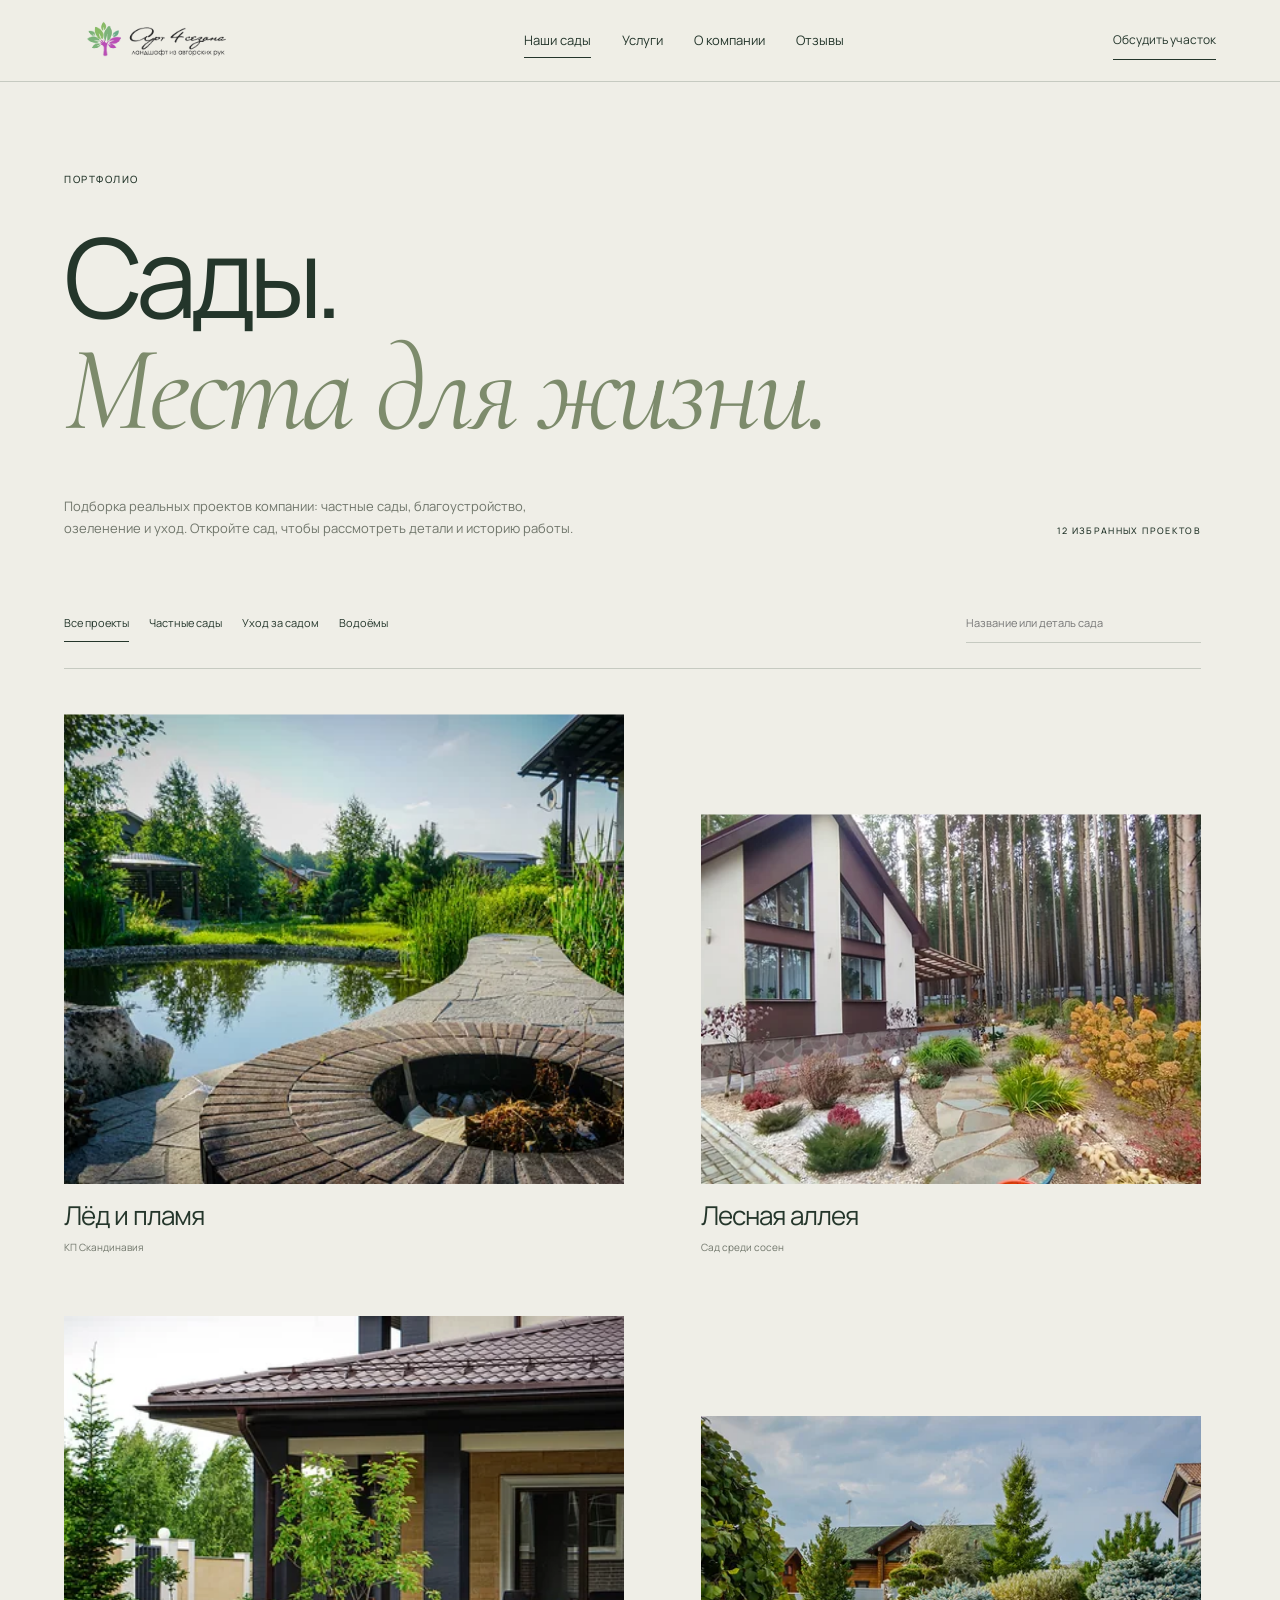
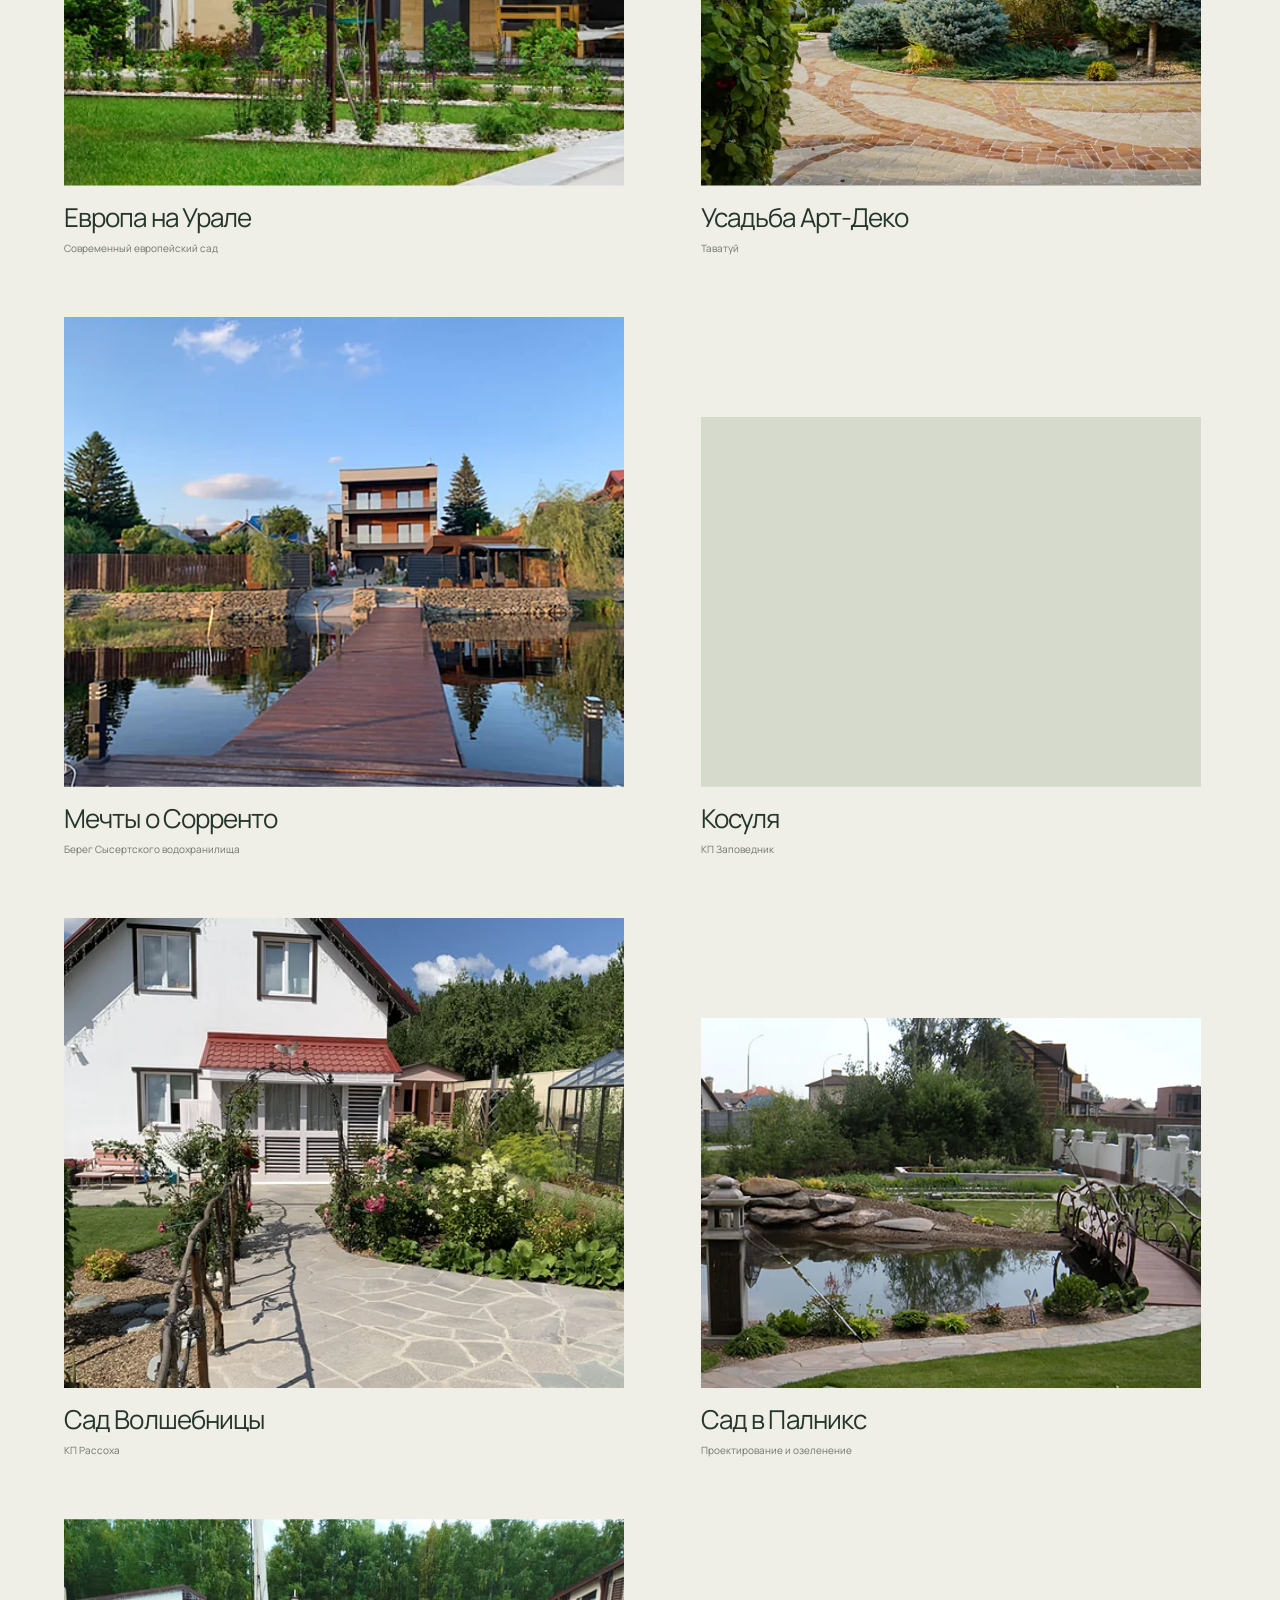
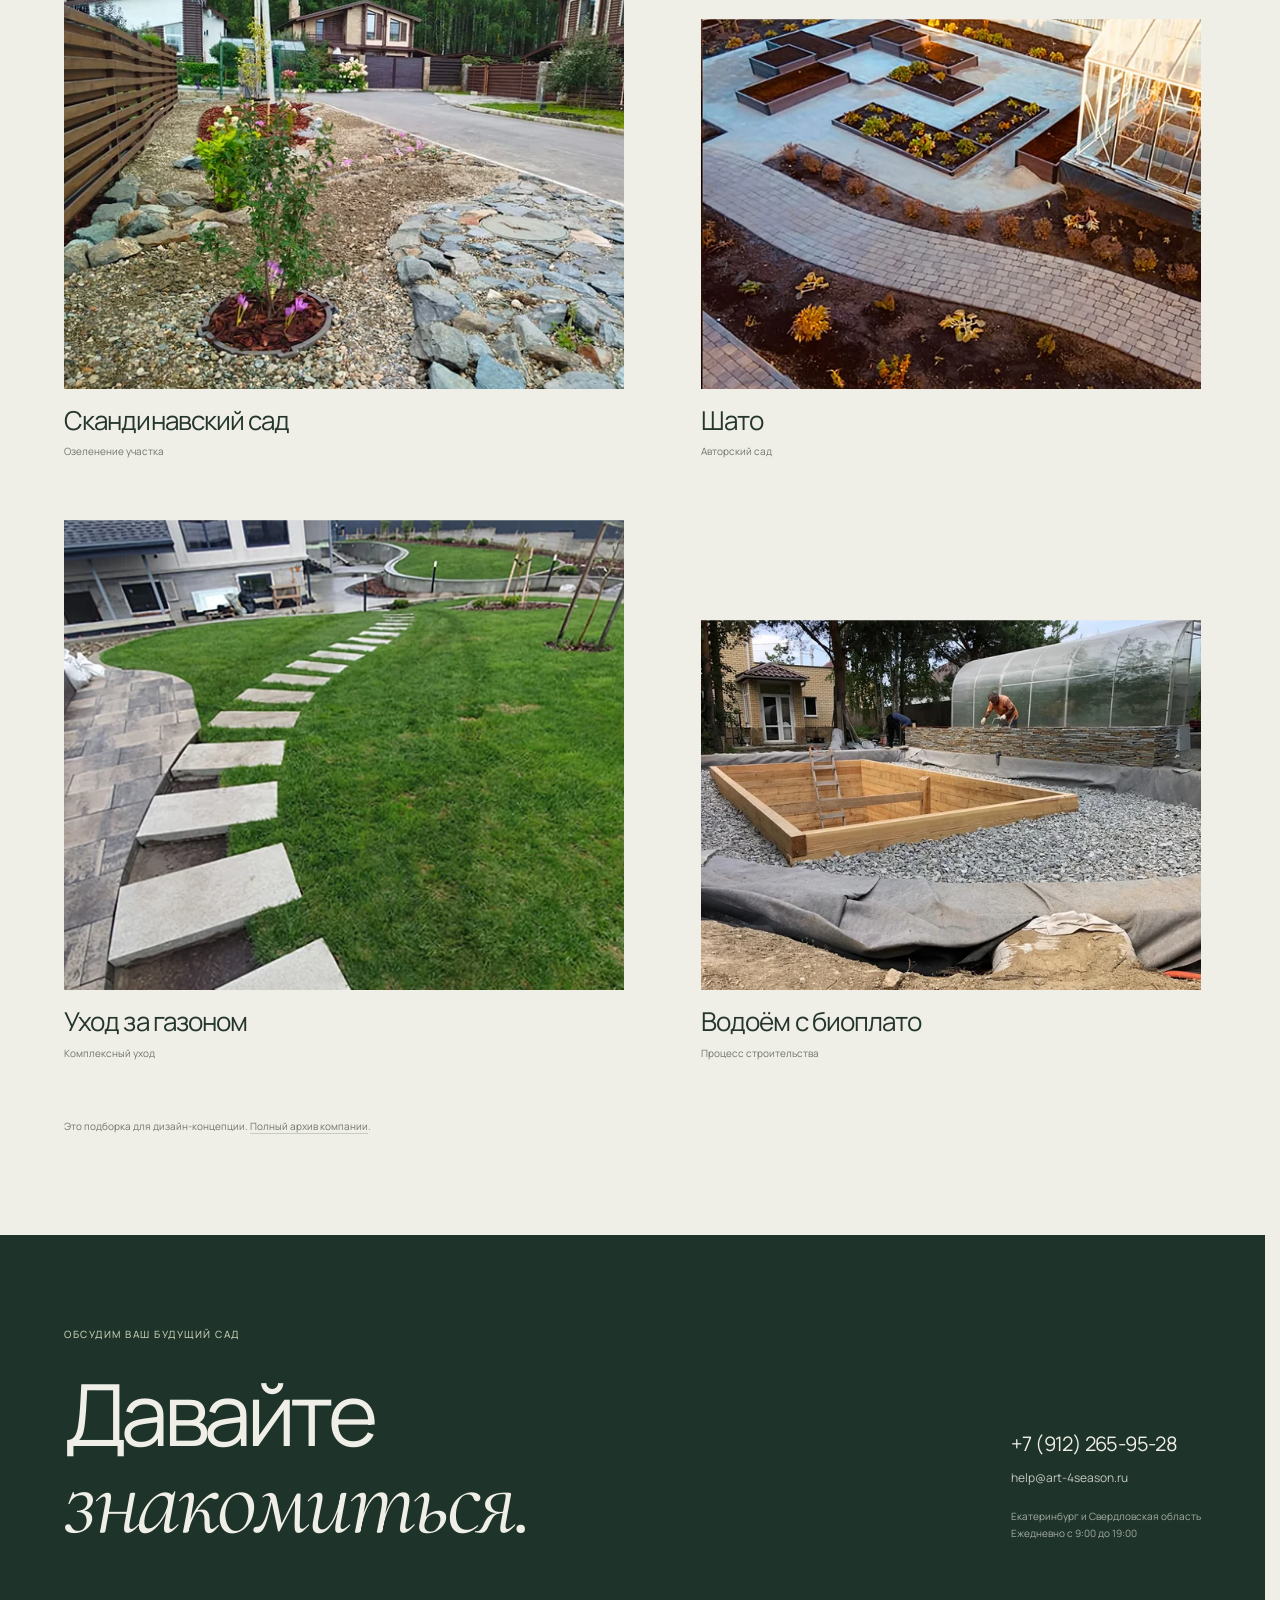
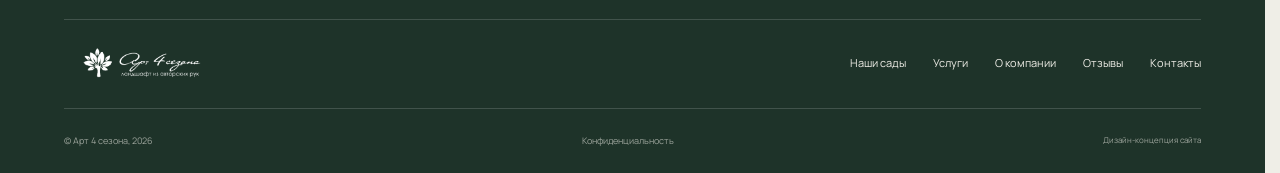
<file: portfolio.html>
<!doctype html>
<html lang="ru">
<head>
  <meta charset="utf-8">
  <meta name="viewport" content="width=device-width,initial-scale=1">
  <meta name="robots" content="noindex,nofollow">
  <meta name="description" content="Арт 4 сезона — авторские сады в Екатеринбурге. Дизайн-концепция сайта.">
  <meta name="theme-color" content="#20362d">
  <title>Арт 4 сезона — сады для жизни</title>
  <link rel="stylesheet" href="assets/fonts.css">
  <link rel="stylesheet" href="assets/vendor/lenis.css">
  <link rel="stylesheet" href="experience.css?v=3.1">
  <script src="assets/vendor/lenis.min.js" defer></script>
  <script src="content.js" defer></script>
  <script src="expanded-content.js?v=4.1" defer></script>
  <script src="photo-assets.js?v=4" defer></script>
  <script src="experience.js?v=4.1" defer></script>
  <meta property="og:type" content="website">
<meta property="og:title" content="Арт 4 сезона — концепция обновления сайта">
<meta property="og:description" content="Портфолио садов, услуги и команда. Демонстрационная версия для обсуждения.">
<meta property="og:image" content="https://perihk.github.io/art-4season-demo/assets/selection-10-5.jpg">
<meta property="og:url" content="https://perihk.github.io/art-4season-demo/portfolio.html">
</head>
<body>
  <a class="skip-link" href="#main">Перейти к содержимому</a>
  <div class="scroll-progress" aria-hidden="true"></div>
  <header class="header" id="header">
    <a class="brand" href="index.html" aria-label="Арт 4 сезона — главная"><img src="assets/logo.png" alt="Арт 4 сезона. Ландшафт из авторских рук" width="500" height="120"></a>
    <nav class="main-nav" aria-label="Основная навигация"><a href="portfolio.html">Наши сады</a><a href="services.html">Услуги</a><a href="about.html">О компании</a><a href="reviews.html">Отзывы</a></nav>
    <button class="header-cta" data-contact>Обсудить участок</button>
    <button class="menu-toggle" aria-label="Открыть меню" aria-expanded="false" aria-controls="mobile-menu"><span></span><span></span></button>
  </header>
  <div class="mobile-menu" id="mobile-menu" inert><nav aria-label="Мобильная навигация"><a href="index.html">Главная</a><a href="portfolio.html">Наши сады</a><a href="services.html">Услуги</a><a href="about.html">О компании</a><a href="reviews.html">Отзывы</a><a href="contacts.html">Контакты</a></nav><a class="menu-phone" href="tel:+79122659528">+7 (912) 265-95-28</a><span class="eyebrow">Екатеринбург · с 2003 года</span></div>
  <main id="main"></main>
  <footer class="footer"><div class="footer-head"><div><p class="eyebrow">Обсудим ваш будущий сад</p><button class="footer-invite" data-contact>Давайте<em>знакомиться.</em></button></div><div class="footer-contact"><a href="tel:+79122659528">+7 (912) 265-95-28</a><a href="mailto:help@art-4season.ru">help@art-4season.ru</a><p>Екатеринбург и Свердловская область<br>Ежедневно с 9:00 до 19:00</p></div></div><div class="footer-links"><a href="index.html" class="footer-logo" aria-label="Арт 4 сезона — главная"><img src="assets/logo.png" alt="Арт 4 сезона" width="500" height="120"></a><nav class="footer-nav" aria-label="Дополнительная навигация"><a href="portfolio.html">Наши сады</a><a href="services.html">Услуги</a><a href="about.html">О компании</a><a href="reviews.html">Отзывы</a><a href="contacts.html">Контакты</a></nav></div><div class="footer-bottom"><span>© Арт 4 сезона, 2026</span><a href="https://art-4season.ru/download/privacy.pdf" target="_blank" rel="noopener">Конфиденциальность</a><span>Дизайн-концепция сайта</span></div></footer>
  <dialog class="contact-dialog" id="contact-dialog" data-lenis-prevent aria-labelledby="contact-heading">
    <button class="dialog-close" aria-label="Закрыть форму" data-close-dialog>×</button>
    <div class="contact-visual"><img src="assets/curated-4-3.jpg" alt="Цветники в саду компании Арт 4 сезона"><span>Любая история<br>начинается с разговора.</span></div>
    <div class="contact-content">
      <p class="eyebrow">Ваш будущий сад</p><h2 id="contact-heading">Расскажите<br>о вашем участке</h2>
      <form id="contact-form">
        <fieldset><legend>С чем мы можем помочь?</legend><div class="choice-group"><label><input type="radio" name="service" value="Сад под ключ" checked><span>Сад под ключ</span></label><label><input type="radio" name="service" value="Проектирование"><span>Проектирование</span></label><label><input type="radio" name="service" value="Уход за садом"><span>Уход за садом</span></label></div></fieldset>
        <div class="form-row"><label>Ваше имя<input name="name" placeholder="Как к вам обращаться" autocomplete="name" required maxlength="80"></label><label>Телефон<input type="tel" name="phone" placeholder="+7 (___) ___-__-__" autocomplete="tel" required pattern="\+?[0-9\s\(\)\-]{10,22}"></label></div>
        <label>Несколько слов об участке <span class="optional">необязательно</span><textarea name="message" placeholder="Где находится, площадь, что вы хотите изменить" rows="2" maxlength="2000"></textarea></label>
        <button class="button button-dark" type="submit">Обсудить проект</button>
        <p class="demo-form-note">Это демонстрационная форма. Данные никуда не отправляются.</p>
      </form>
      <div class="form-success" hidden role="status"><span class="success-leaf" aria-hidden="true">✳</span><h3>Начало положено.</h3><p>Так будет выглядеть подтверждение обращения. В демоверсии заявка не отправляется.</p><button class="under-link" data-close-dialog>Вернуться к садам</button></div>
    </div>
  </dialog>
  <dialog class="lightbox" id="lightbox" data-lenis-prevent aria-label="Просмотр фотографий проекта">
    <button class="lightbox-close" aria-label="Закрыть фотографию">×</button><button class="lightbox-prev" aria-label="Предыдущая фотография"><svg class="icon" viewBox="0 0 24 24" aria-hidden="true" focusable="false" fill="none" stroke="currentColor" stroke-width="1.35" stroke-linecap="round" stroke-linejoin="round"><path d="M20 12H4m6-6-6 6 6 6"/></svg></button><img alt=""><button class="lightbox-next" aria-label="Следующая фотография"><svg class="icon" viewBox="0 0 24 24" aria-hidden="true" focusable="false" fill="none" stroke="currentColor" stroke-width="1.35" stroke-linecap="round" stroke-linejoin="round"><path d="M4 12h16m-6-6 6 6-6 6"/></svg></button><div class="lightbox-caption" aria-live="polite"></div>
  </dialog>
</body>
</html>
</file>
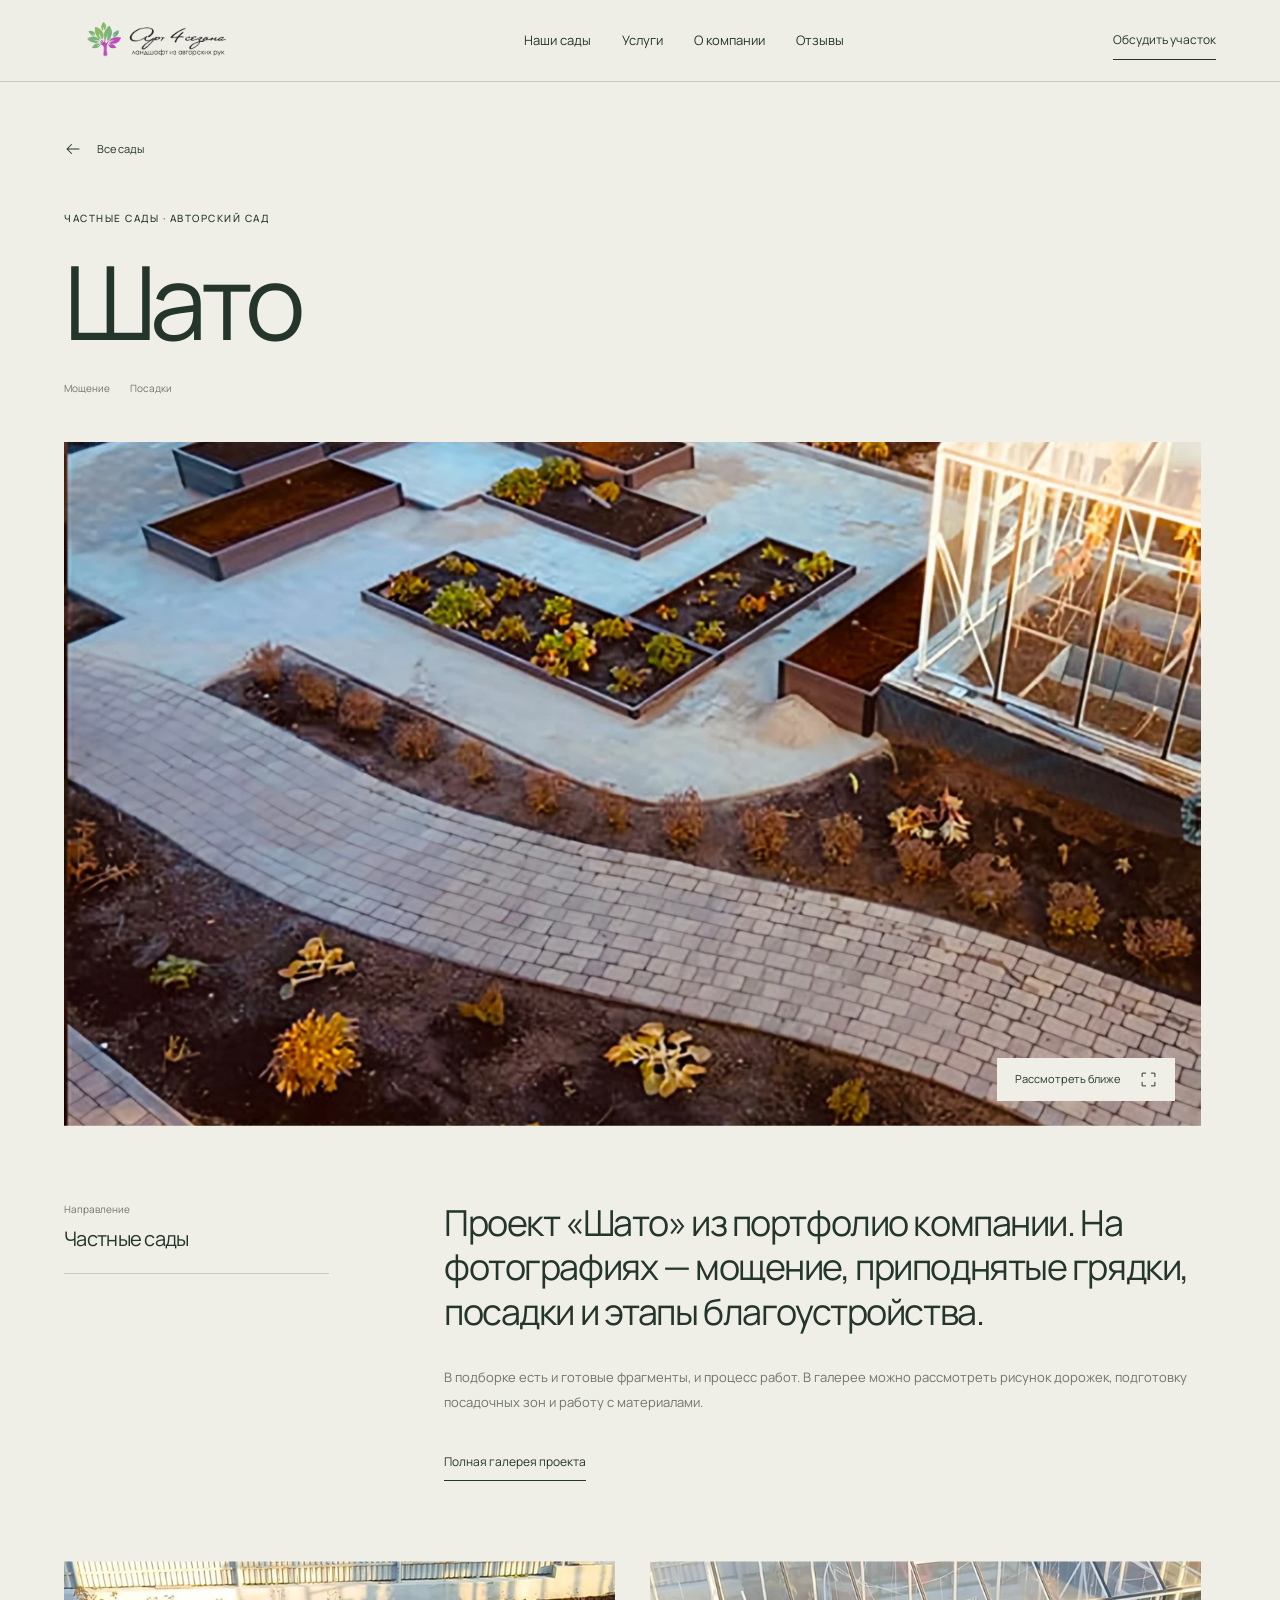
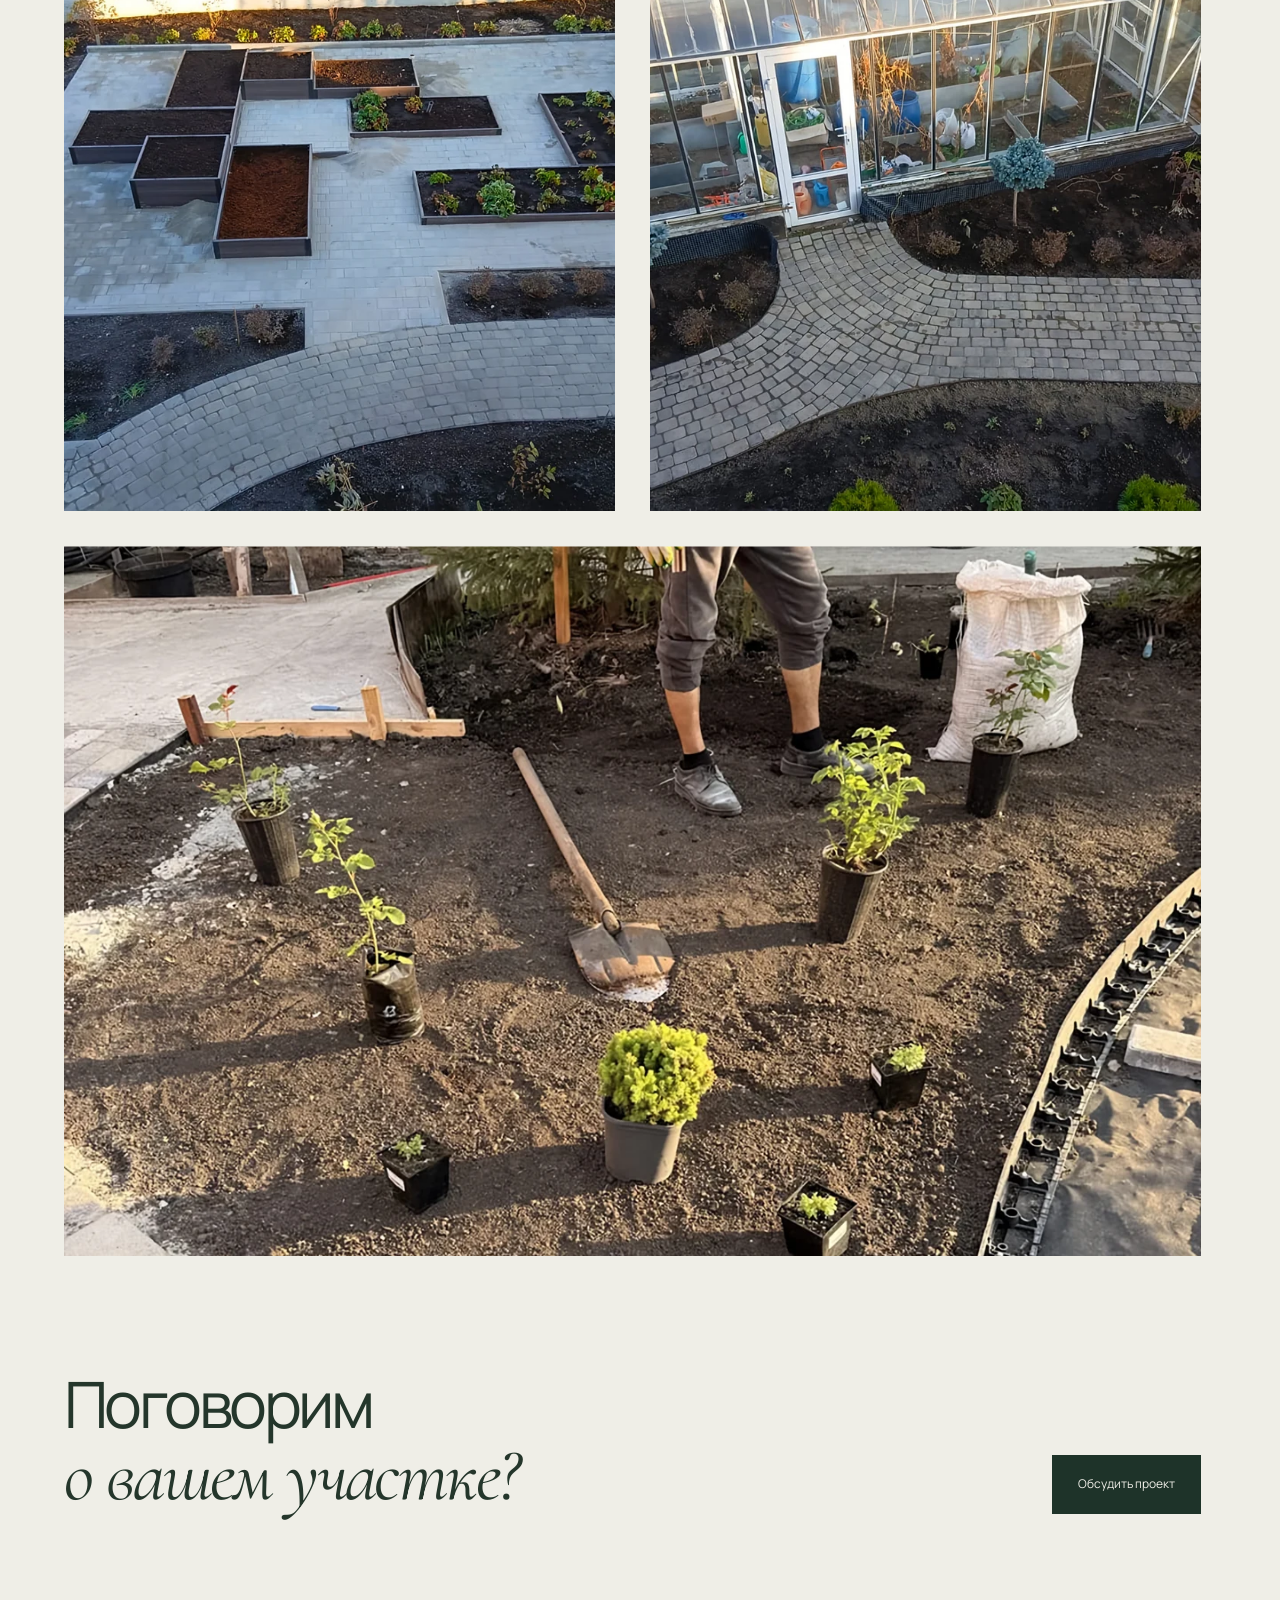
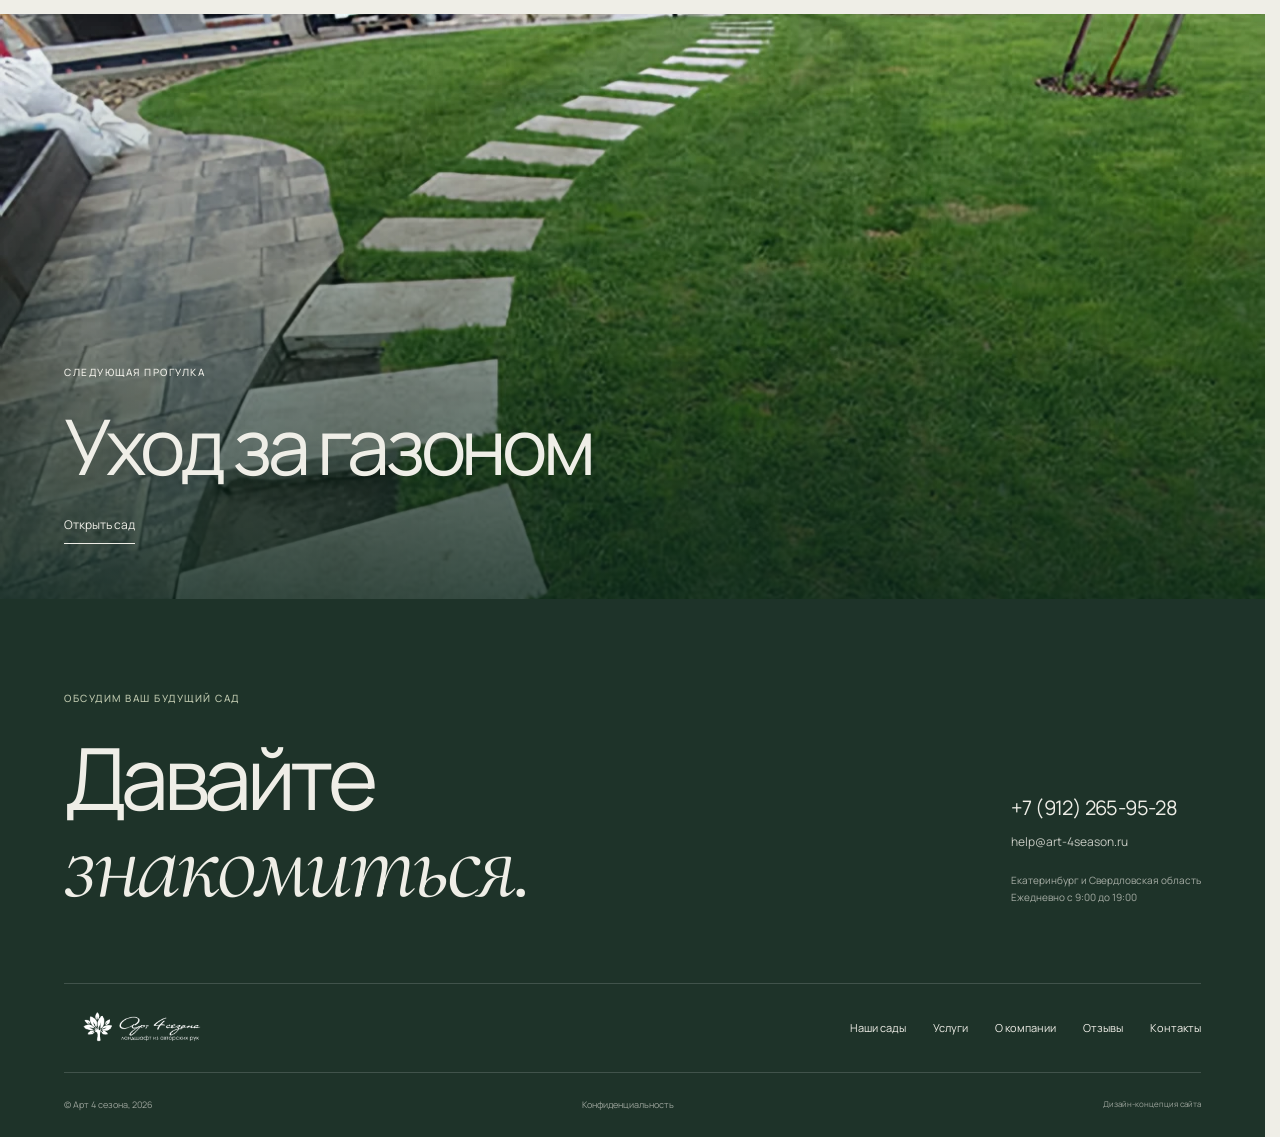
<file: project.html>
<!doctype html>
<html lang="ru">
<head>
  <meta charset="utf-8">
  <meta name="viewport" content="width=device-width,initial-scale=1">
  <meta name="robots" content="noindex,nofollow">
  <meta name="description" content="Арт 4 сезона — авторские сады в Екатеринбурге. Дизайн-концепция сайта.">
  <meta name="theme-color" content="#20362d">
  <title>Арт 4 сезона — сады для жизни</title>
  <link rel="stylesheet" href="assets/fonts.css">
  <link rel="stylesheet" href="assets/vendor/lenis.css">
  <link rel="stylesheet" href="experience.css?v=3.1">
  <script src="assets/vendor/lenis.min.js" defer></script>
  <script src="content.js" defer></script>
  <script src="expanded-content.js?v=4.1" defer></script>
  <script src="photo-assets.js?v=4" defer></script>
  <script src="experience.js?v=4.1" defer></script>
  <meta property="og:type" content="website">
<meta property="og:title" content="Арт 4 сезона — концепция обновления сайта">
<meta property="og:description" content="Портфолио садов, услуги и команда. Демонстрационная версия для обсуждения.">
<meta property="og:image" content="https://perihk.github.io/art-4season-demo/assets/selection-10-5.jpg">
<meta property="og:url" content="https://perihk.github.io/art-4season-demo/project.html">
</head>
<body>
  <a class="skip-link" href="#main">Перейти к содержимому</a>
  <div class="scroll-progress" aria-hidden="true"></div>
  <header class="header" id="header">
    <a class="brand" href="index.html" aria-label="Арт 4 сезона — главная"><img src="assets/logo.png" alt="Арт 4 сезона. Ландшафт из авторских рук" width="500" height="120"></a>
    <nav class="main-nav" aria-label="Основная навигация"><a href="portfolio.html">Наши сады</a><a href="services.html">Услуги</a><a href="about.html">О компании</a><a href="reviews.html">Отзывы</a></nav>
    <button class="header-cta" data-contact>Обсудить участок</button>
    <button class="menu-toggle" aria-label="Открыть меню" aria-expanded="false" aria-controls="mobile-menu"><span></span><span></span></button>
  </header>
  <div class="mobile-menu" id="mobile-menu" inert><nav aria-label="Мобильная навигация"><a href="index.html">Главная</a><a href="portfolio.html">Наши сады</a><a href="services.html">Услуги</a><a href="about.html">О компании</a><a href="reviews.html">Отзывы</a><a href="contacts.html">Контакты</a></nav><a class="menu-phone" href="tel:+79122659528">+7 (912) 265-95-28</a><span class="eyebrow">Екатеринбург · с 2003 года</span></div>
  <main id="main"></main>
  <footer class="footer"><div class="footer-head"><div><p class="eyebrow">Обсудим ваш будущий сад</p><button class="footer-invite" data-contact>Давайте<em>знакомиться.</em></button></div><div class="footer-contact"><a href="tel:+79122659528">+7 (912) 265-95-28</a><a href="mailto:help@art-4season.ru">help@art-4season.ru</a><p>Екатеринбург и Свердловская область<br>Ежедневно с 9:00 до 19:00</p></div></div><div class="footer-links"><a href="index.html" class="footer-logo" aria-label="Арт 4 сезона — главная"><img src="assets/logo.png" alt="Арт 4 сезона" width="500" height="120"></a><nav class="footer-nav" aria-label="Дополнительная навигация"><a href="portfolio.html">Наши сады</a><a href="services.html">Услуги</a><a href="about.html">О компании</a><a href="reviews.html">Отзывы</a><a href="contacts.html">Контакты</a></nav></div><div class="footer-bottom"><span>© Арт 4 сезона, 2026</span><a href="https://art-4season.ru/download/privacy.pdf" target="_blank" rel="noopener">Конфиденциальность</a><span>Дизайн-концепция сайта</span></div></footer>
  <dialog class="contact-dialog" id="contact-dialog" data-lenis-prevent aria-labelledby="contact-heading">
    <button class="dialog-close" aria-label="Закрыть форму" data-close-dialog>×</button>
    <div class="contact-visual"><img src="assets/curated-4-3.jpg" alt="Цветники в саду компании Арт 4 сезона"><span>Любая история<br>начинается с разговора.</span></div>
    <div class="contact-content">
      <p class="eyebrow">Ваш будущий сад</p><h2 id="contact-heading">Расскажите<br>о вашем участке</h2>
      <form id="contact-form">
        <fieldset><legend>С чем мы можем помочь?</legend><div class="choice-group"><label><input type="radio" name="service" value="Сад под ключ" checked><span>Сад под ключ</span></label><label><input type="radio" name="service" value="Проектирование"><span>Проектирование</span></label><label><input type="radio" name="service" value="Уход за садом"><span>Уход за садом</span></label></div></fieldset>
        <div class="form-row"><label>Ваше имя<input name="name" placeholder="Как к вам обращаться" autocomplete="name" required maxlength="80"></label><label>Телефон<input type="tel" name="phone" placeholder="+7 (___) ___-__-__" autocomplete="tel" required pattern="\+?[0-9\s\(\)\-]{10,22}"></label></div>
        <label>Несколько слов об участке <span class="optional">необязательно</span><textarea name="message" placeholder="Где находится, площадь, что вы хотите изменить" rows="2" maxlength="2000"></textarea></label>
        <button class="button button-dark" type="submit">Обсудить проект</button>
        <p class="demo-form-note">Это демонстрационная форма. Данные никуда не отправляются.</p>
      </form>
      <div class="form-success" hidden role="status"><span class="success-leaf" aria-hidden="true">✳</span><h3>Начало положено.</h3><p>Так будет выглядеть подтверждение обращения. В демоверсии заявка не отправляется.</p><button class="under-link" data-close-dialog>Вернуться к садам</button></div>
    </div>
  </dialog>
  <dialog class="lightbox" id="lightbox" data-lenis-prevent aria-label="Просмотр фотографий проекта">
    <button class="lightbox-close" aria-label="Закрыть фотографию">×</button><button class="lightbox-prev" aria-label="Предыдущая фотография"><svg class="icon" viewBox="0 0 24 24" aria-hidden="true" focusable="false" fill="none" stroke="currentColor" stroke-width="1.35" stroke-linecap="round" stroke-linejoin="round"><path d="M20 12H4m6-6-6 6 6 6"/></svg></button><img alt=""><button class="lightbox-next" aria-label="Следующая фотография"><svg class="icon" viewBox="0 0 24 24" aria-hidden="true" focusable="false" fill="none" stroke="currentColor" stroke-width="1.35" stroke-linecap="round" stroke-linejoin="round"><path d="M4 12h16m-6-6 6 6-6 6"/></svg></button><div class="lightbox-caption" aria-live="polite"></div>
  </dialog>
</body>
</html>
</file>
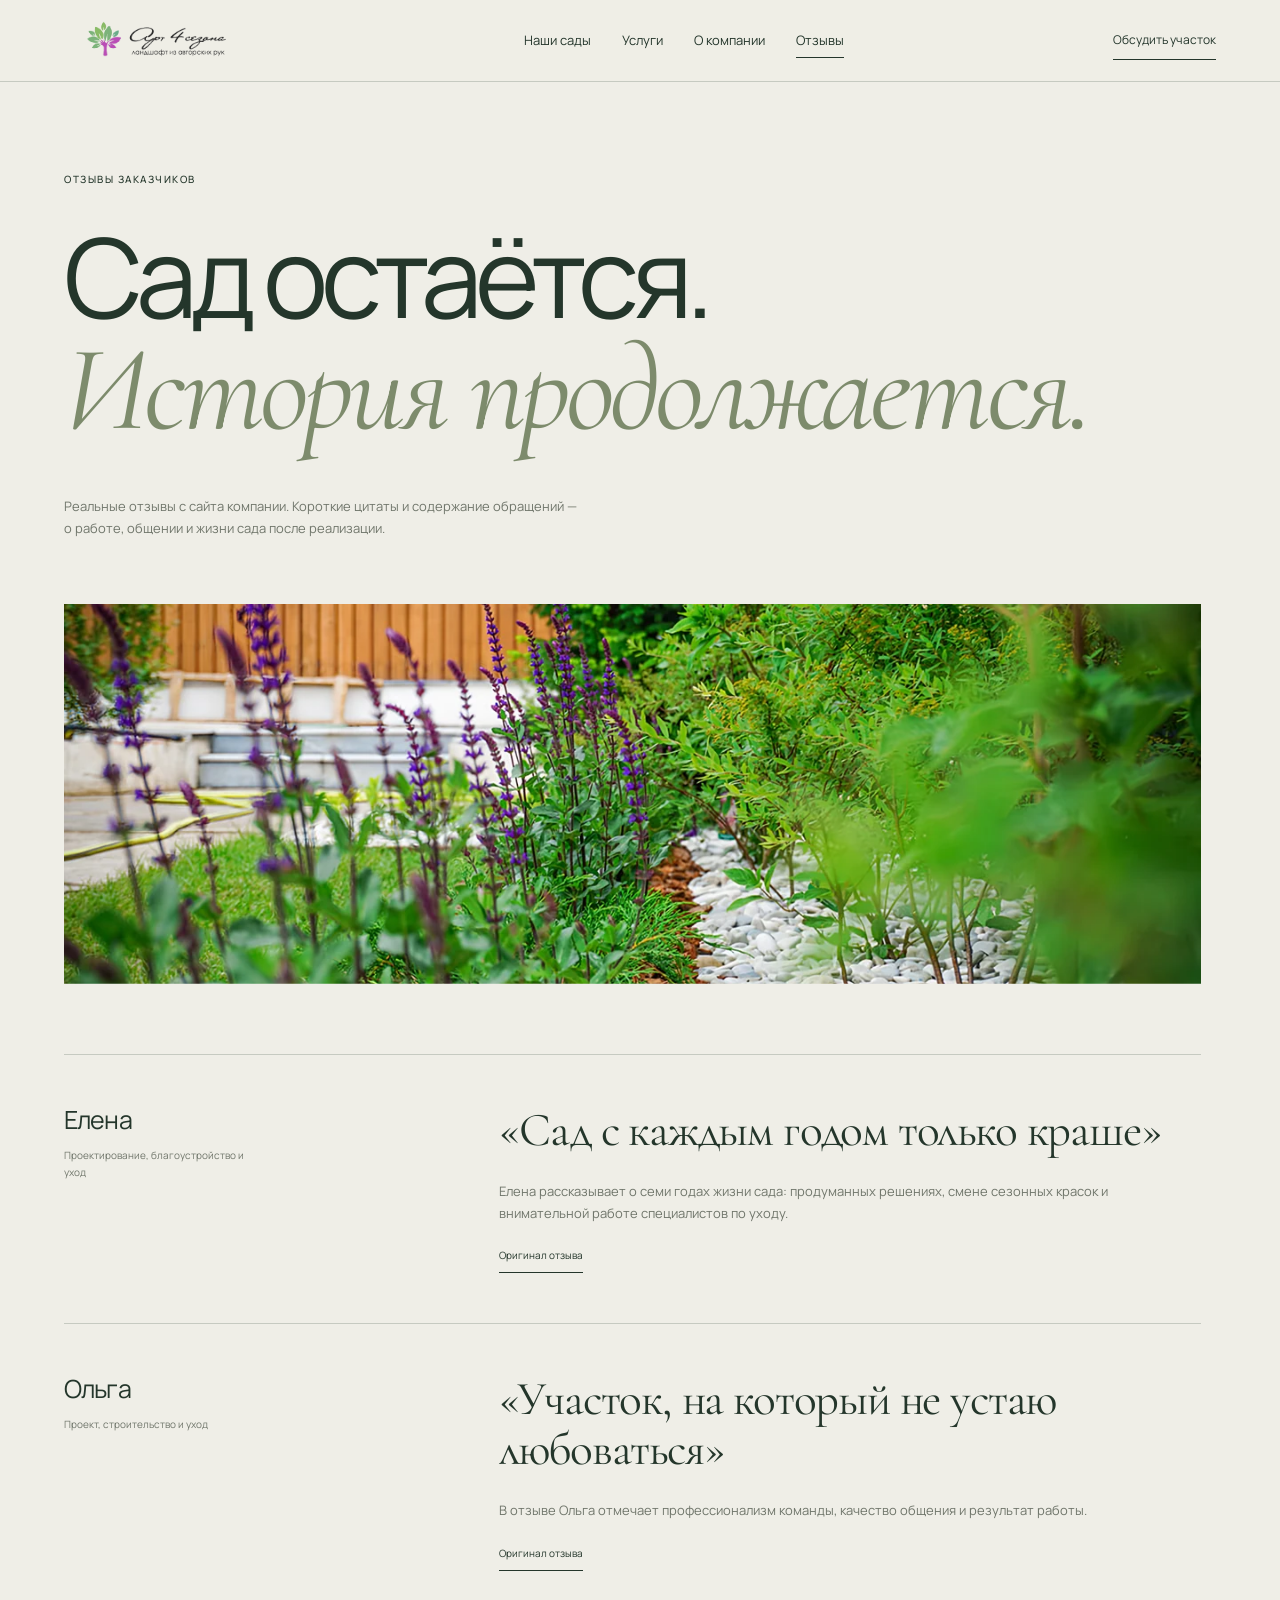
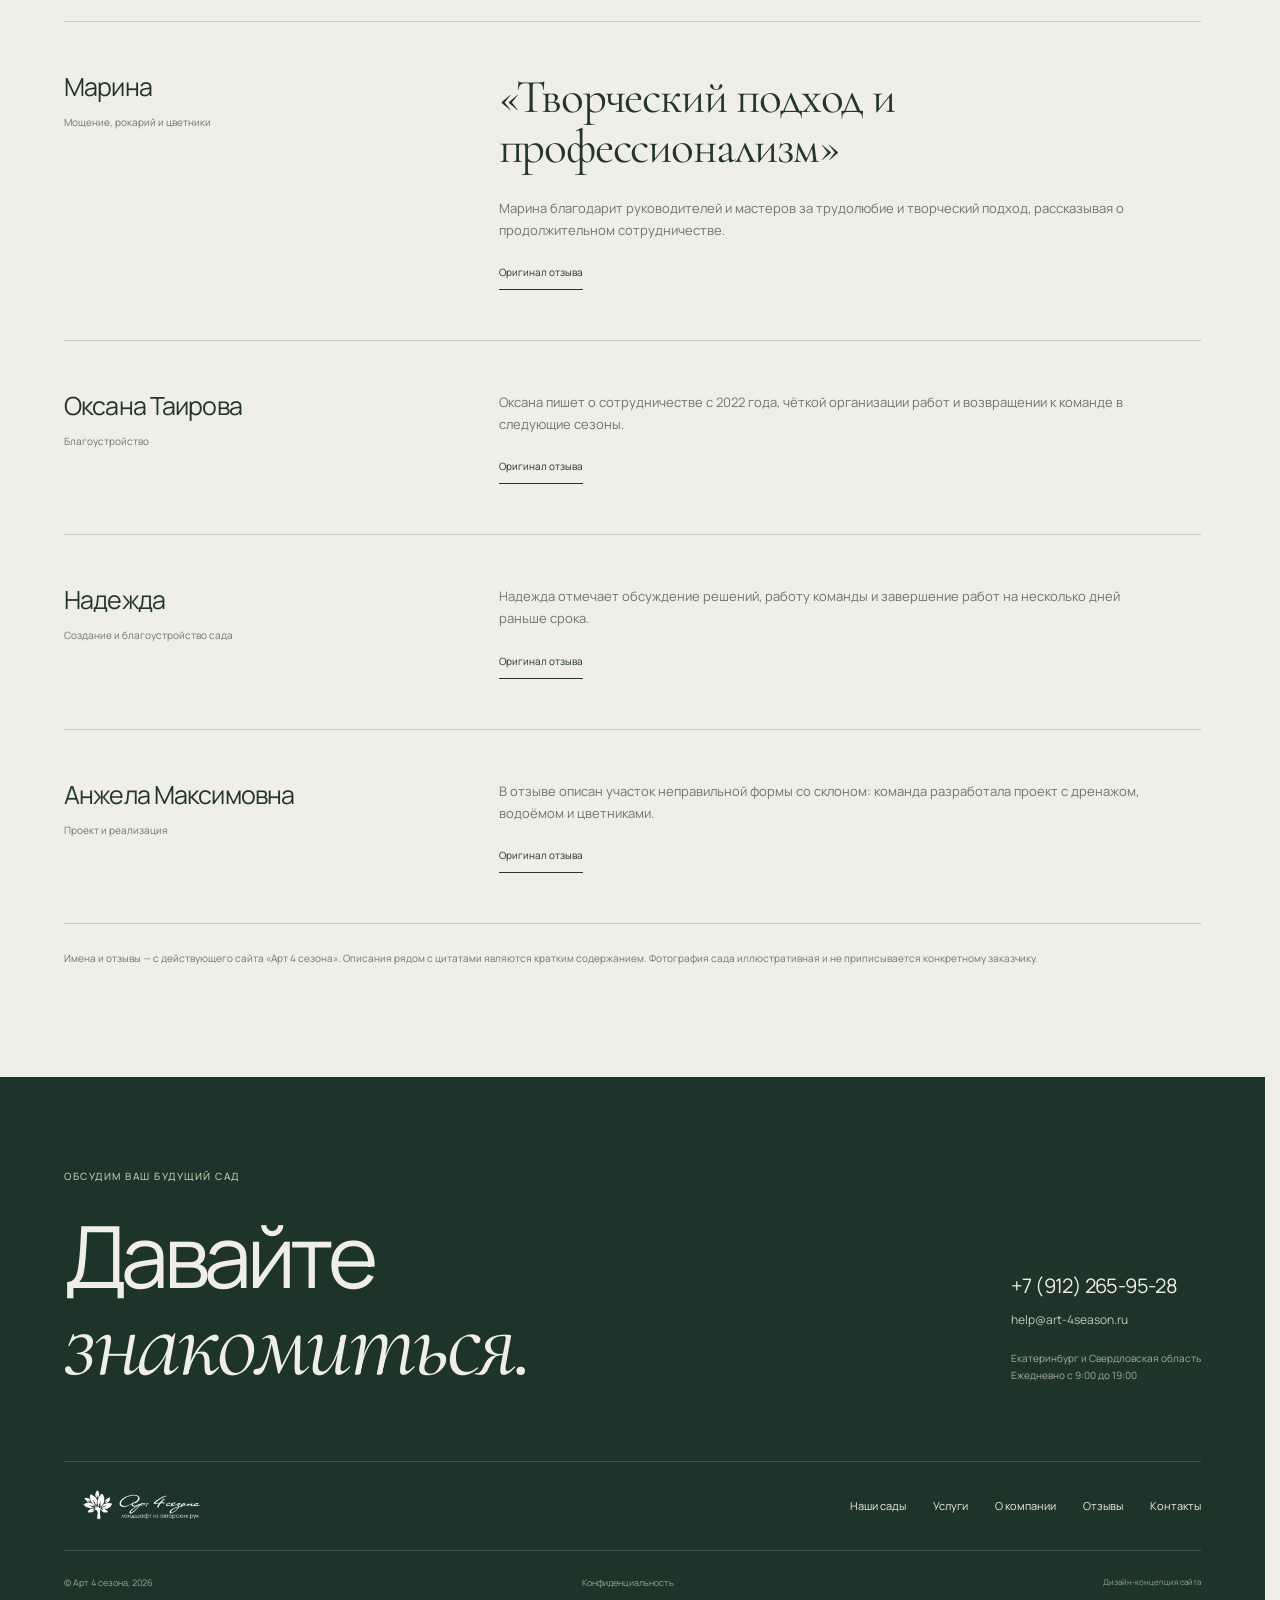
<file: reviews.html>
<!doctype html>
<html lang="ru">
<head>
  <meta charset="utf-8">
  <meta name="viewport" content="width=device-width,initial-scale=1">
  <meta name="robots" content="noindex,nofollow">
  <meta name="description" content="Арт 4 сезона — авторские сады в Екатеринбурге. Дизайн-концепция сайта.">
  <meta name="theme-color" content="#20362d">
  <title>Арт 4 сезона — сады для жизни</title>
  <link rel="stylesheet" href="assets/fonts.css">
  <link rel="stylesheet" href="assets/vendor/lenis.css">
  <link rel="stylesheet" href="experience.css?v=3.1">
  <script src="assets/vendor/lenis.min.js" defer></script>
  <script src="content.js" defer></script>
  <script src="expanded-content.js?v=4.1" defer></script>
  <script src="photo-assets.js?v=4" defer></script>
  <script src="experience.js?v=4.1" defer></script>
  <meta property="og:type" content="website">
<meta property="og:title" content="Арт 4 сезона — концепция обновления сайта">
<meta property="og:description" content="Портфолио садов, услуги и команда. Демонстрационная версия для обсуждения.">
<meta property="og:image" content="https://perihk.github.io/art-4season-demo/assets/selection-10-5.jpg">
<meta property="og:url" content="https://perihk.github.io/art-4season-demo/reviews.html">
</head>
<body>
  <a class="skip-link" href="#main">Перейти к содержимому</a>
  <div class="scroll-progress" aria-hidden="true"></div>
  <header class="header" id="header">
    <a class="brand" href="index.html" aria-label="Арт 4 сезона — главная"><img src="assets/logo.png" alt="Арт 4 сезона. Ландшафт из авторских рук" width="500" height="120"></a>
    <nav class="main-nav" aria-label="Основная навигация"><a href="portfolio.html">Наши сады</a><a href="services.html">Услуги</a><a href="about.html">О компании</a><a href="reviews.html">Отзывы</a></nav>
    <button class="header-cta" data-contact>Обсудить участок</button>
    <button class="menu-toggle" aria-label="Открыть меню" aria-expanded="false" aria-controls="mobile-menu"><span></span><span></span></button>
  </header>
  <div class="mobile-menu" id="mobile-menu" inert><nav aria-label="Мобильная навигация"><a href="index.html">Главная</a><a href="portfolio.html">Наши сады</a><a href="services.html">Услуги</a><a href="about.html">О компании</a><a href="reviews.html">Отзывы</a><a href="contacts.html">Контакты</a></nav><a class="menu-phone" href="tel:+79122659528">+7 (912) 265-95-28</a><span class="eyebrow">Екатеринбург · с 2003 года</span></div>
  <main id="main"></main>
  <footer class="footer"><div class="footer-head"><div><p class="eyebrow">Обсудим ваш будущий сад</p><button class="footer-invite" data-contact>Давайте<em>знакомиться.</em></button></div><div class="footer-contact"><a href="tel:+79122659528">+7 (912) 265-95-28</a><a href="mailto:help@art-4season.ru">help@art-4season.ru</a><p>Екатеринбург и Свердловская область<br>Ежедневно с 9:00 до 19:00</p></div></div><div class="footer-links"><a href="index.html" class="footer-logo" aria-label="Арт 4 сезона — главная"><img src="assets/logo.png" alt="Арт 4 сезона" width="500" height="120"></a><nav class="footer-nav" aria-label="Дополнительная навигация"><a href="portfolio.html">Наши сады</a><a href="services.html">Услуги</a><a href="about.html">О компании</a><a href="reviews.html">Отзывы</a><a href="contacts.html">Контакты</a></nav></div><div class="footer-bottom"><span>© Арт 4 сезона, 2026</span><a href="https://art-4season.ru/download/privacy.pdf" target="_blank" rel="noopener">Конфиденциальность</a><span>Дизайн-концепция сайта</span></div></footer>
  <dialog class="contact-dialog" id="contact-dialog" data-lenis-prevent aria-labelledby="contact-heading">
    <button class="dialog-close" aria-label="Закрыть форму" data-close-dialog>×</button>
    <div class="contact-visual"><img src="assets/curated-4-3.jpg" alt="Цветники в саду компании Арт 4 сезона"><span>Любая история<br>начинается с разговора.</span></div>
    <div class="contact-content">
      <p class="eyebrow">Ваш будущий сад</p><h2 id="contact-heading">Расскажите<br>о вашем участке</h2>
      <form id="contact-form">
        <fieldset><legend>С чем мы можем помочь?</legend><div class="choice-group"><label><input type="radio" name="service" value="Сад под ключ" checked><span>Сад под ключ</span></label><label><input type="radio" name="service" value="Проектирование"><span>Проектирование</span></label><label><input type="radio" name="service" value="Уход за садом"><span>Уход за садом</span></label></div></fieldset>
        <div class="form-row"><label>Ваше имя<input name="name" placeholder="Как к вам обращаться" autocomplete="name" required maxlength="80"></label><label>Телефон<input type="tel" name="phone" placeholder="+7 (___) ___-__-__" autocomplete="tel" required pattern="\+?[0-9\s\(\)\-]{10,22}"></label></div>
        <label>Несколько слов об участке <span class="optional">необязательно</span><textarea name="message" placeholder="Где находится, площадь, что вы хотите изменить" rows="2" maxlength="2000"></textarea></label>
        <button class="button button-dark" type="submit">Обсудить проект</button>
        <p class="demo-form-note">Это демонстрационная форма. Данные никуда не отправляются.</p>
      </form>
      <div class="form-success" hidden role="status"><span class="success-leaf" aria-hidden="true">✳</span><h3>Начало положено.</h3><p>Так будет выглядеть подтверждение обращения. В демоверсии заявка не отправляется.</p><button class="under-link" data-close-dialog>Вернуться к садам</button></div>
    </div>
  </dialog>
  <dialog class="lightbox" id="lightbox" data-lenis-prevent aria-label="Просмотр фотографий проекта">
    <button class="lightbox-close" aria-label="Закрыть фотографию">×</button><button class="lightbox-prev" aria-label="Предыдущая фотография"><svg class="icon" viewBox="0 0 24 24" aria-hidden="true" focusable="false" fill="none" stroke="currentColor" stroke-width="1.35" stroke-linecap="round" stroke-linejoin="round"><path d="M20 12H4m6-6-6 6 6 6"/></svg></button><img alt=""><button class="lightbox-next" aria-label="Следующая фотография"><svg class="icon" viewBox="0 0 24 24" aria-hidden="true" focusable="false" fill="none" stroke="currentColor" stroke-width="1.35" stroke-linecap="round" stroke-linejoin="round"><path d="M4 12h16m-6-6 6 6-6 6"/></svg></button><div class="lightbox-caption" aria-live="polite"></div>
  </dialog>
</body>
</html>
</file>
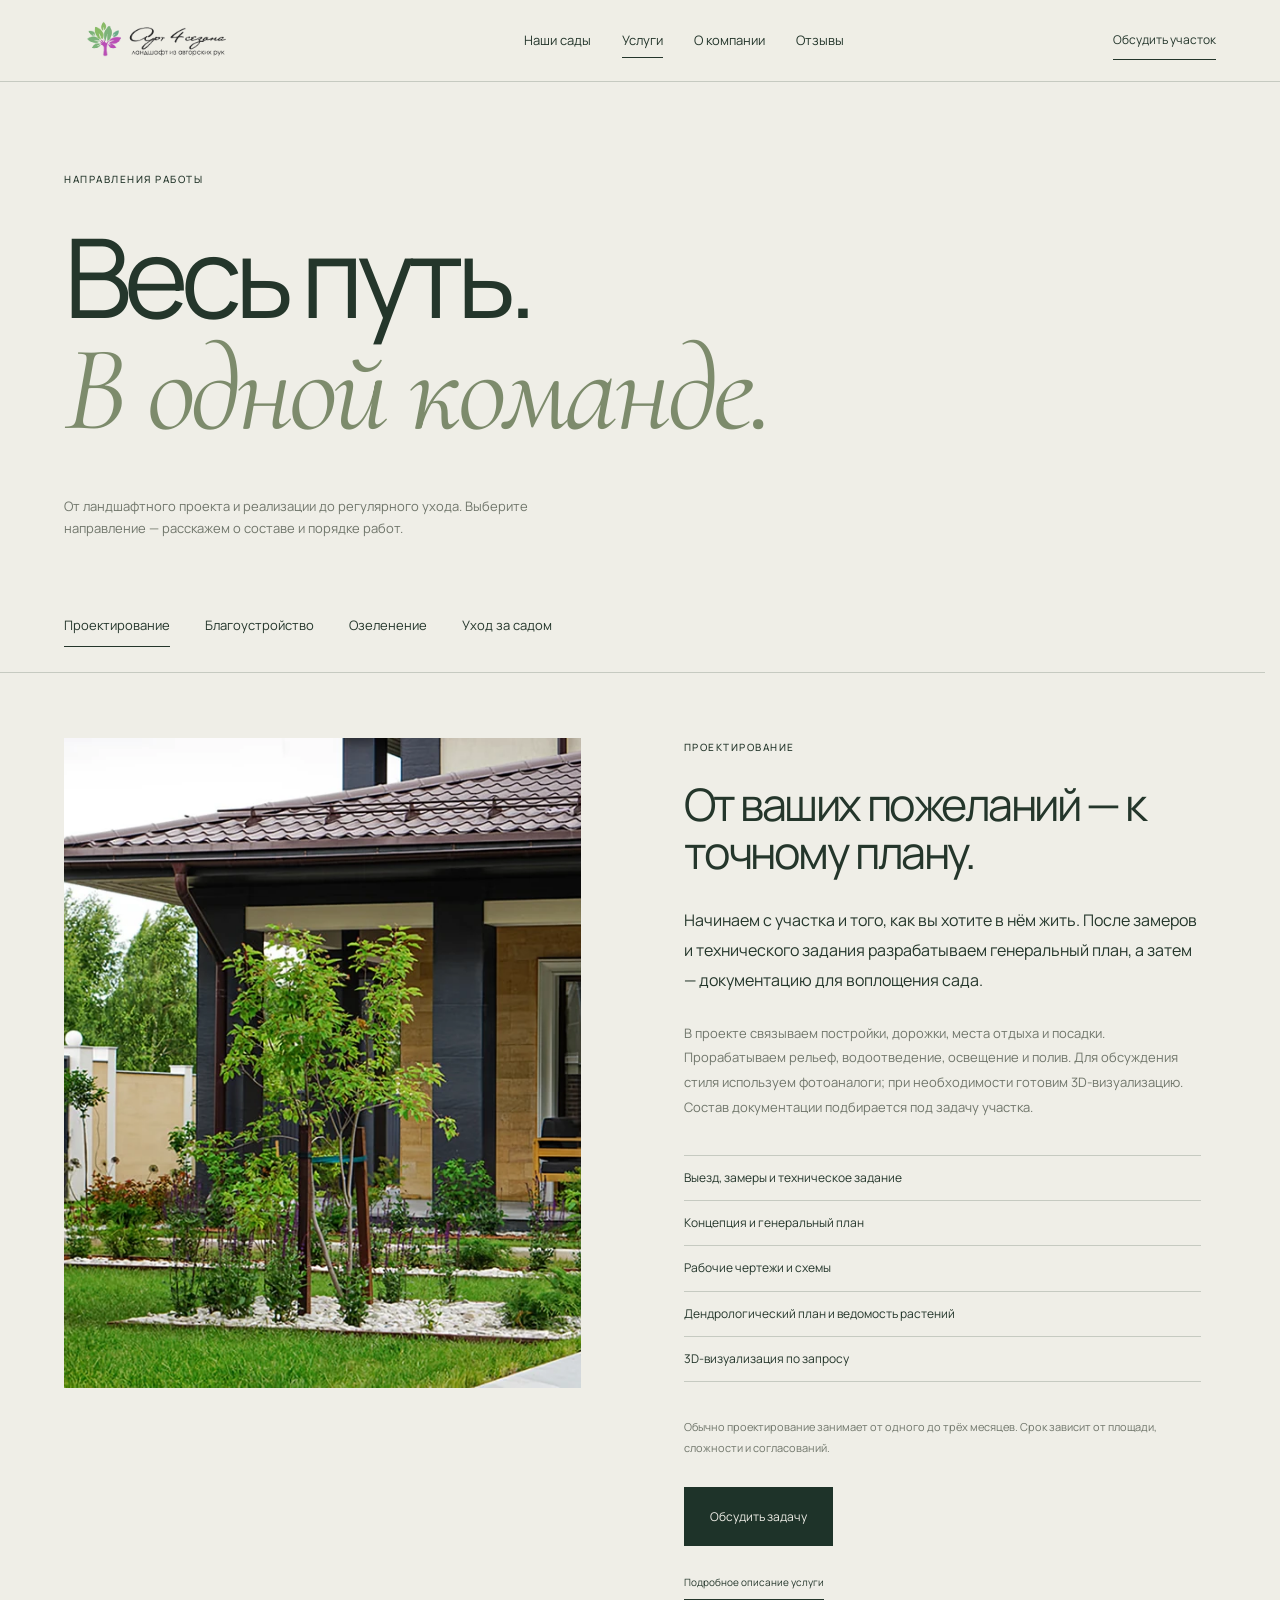
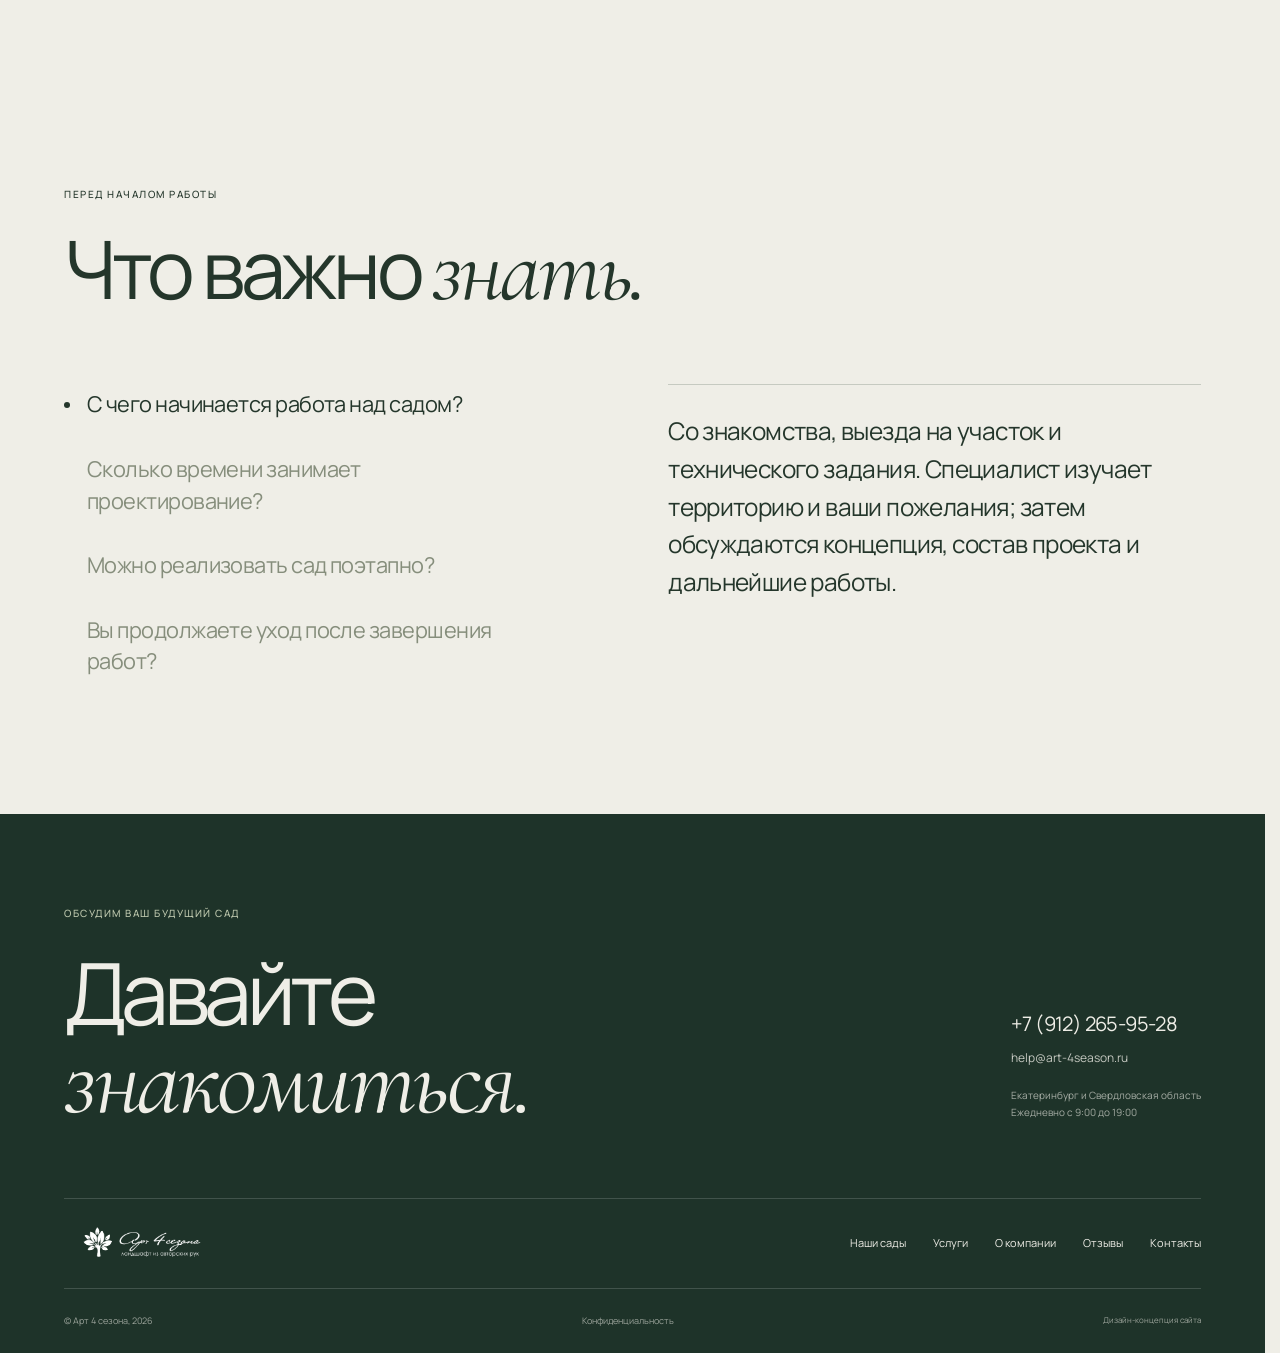
<file: services.html>
<!doctype html>
<html lang="ru">
<head>
  <meta charset="utf-8">
  <meta name="viewport" content="width=device-width,initial-scale=1">
  <meta name="robots" content="noindex,nofollow">
  <meta name="description" content="Арт 4 сезона — авторские сады в Екатеринбурге. Дизайн-концепция сайта.">
  <meta name="theme-color" content="#20362d">
  <title>Арт 4 сезона — сады для жизни</title>
  <link rel="stylesheet" href="assets/fonts.css">
  <link rel="stylesheet" href="assets/vendor/lenis.css">
  <link rel="stylesheet" href="experience.css?v=3.1">
  <script src="assets/vendor/lenis.min.js" defer></script>
  <script src="content.js" defer></script>
  <script src="expanded-content.js?v=4.1" defer></script>
  <script src="photo-assets.js?v=4" defer></script>
  <script src="experience.js?v=4.1" defer></script>
  <meta property="og:type" content="website">
<meta property="og:title" content="Арт 4 сезона — концепция обновления сайта">
<meta property="og:description" content="Портфолио садов, услуги и команда. Демонстрационная версия для обсуждения.">
<meta property="og:image" content="https://perihk.github.io/art-4season-demo/assets/selection-10-5.jpg">
<meta property="og:url" content="https://perihk.github.io/art-4season-demo/services.html">
</head>
<body>
  <a class="skip-link" href="#main">Перейти к содержимому</a>
  <div class="scroll-progress" aria-hidden="true"></div>
  <header class="header" id="header">
    <a class="brand" href="index.html" aria-label="Арт 4 сезона — главная"><img src="assets/logo.png" alt="Арт 4 сезона. Ландшафт из авторских рук" width="500" height="120"></a>
    <nav class="main-nav" aria-label="Основная навигация"><a href="portfolio.html">Наши сады</a><a href="services.html">Услуги</a><a href="about.html">О компании</a><a href="reviews.html">Отзывы</a></nav>
    <button class="header-cta" data-contact>Обсудить участок</button>
    <button class="menu-toggle" aria-label="Открыть меню" aria-expanded="false" aria-controls="mobile-menu"><span></span><span></span></button>
  </header>
  <div class="mobile-menu" id="mobile-menu" inert><nav aria-label="Мобильная навигация"><a href="index.html">Главная</a><a href="portfolio.html">Наши сады</a><a href="services.html">Услуги</a><a href="about.html">О компании</a><a href="reviews.html">Отзывы</a><a href="contacts.html">Контакты</a></nav><a class="menu-phone" href="tel:+79122659528">+7 (912) 265-95-28</a><span class="eyebrow">Екатеринбург · с 2003 года</span></div>
  <main id="main"></main>
  <footer class="footer"><div class="footer-head"><div><p class="eyebrow">Обсудим ваш будущий сад</p><button class="footer-invite" data-contact>Давайте<em>знакомиться.</em></button></div><div class="footer-contact"><a href="tel:+79122659528">+7 (912) 265-95-28</a><a href="mailto:help@art-4season.ru">help@art-4season.ru</a><p>Екатеринбург и Свердловская область<br>Ежедневно с 9:00 до 19:00</p></div></div><div class="footer-links"><a href="index.html" class="footer-logo" aria-label="Арт 4 сезона — главная"><img src="assets/logo.png" alt="Арт 4 сезона" width="500" height="120"></a><nav class="footer-nav" aria-label="Дополнительная навигация"><a href="portfolio.html">Наши сады</a><a href="services.html">Услуги</a><a href="about.html">О компании</a><a href="reviews.html">Отзывы</a><a href="contacts.html">Контакты</a></nav></div><div class="footer-bottom"><span>© Арт 4 сезона, 2026</span><a href="https://art-4season.ru/download/privacy.pdf" target="_blank" rel="noopener">Конфиденциальность</a><span>Дизайн-концепция сайта</span></div></footer>
  <dialog class="contact-dialog" id="contact-dialog" data-lenis-prevent aria-labelledby="contact-heading">
    <button class="dialog-close" aria-label="Закрыть форму" data-close-dialog>×</button>
    <div class="contact-visual"><img src="assets/curated-4-3.jpg" alt="Цветники в саду компании Арт 4 сезона"><span>Любая история<br>начинается с разговора.</span></div>
    <div class="contact-content">
      <p class="eyebrow">Ваш будущий сад</p><h2 id="contact-heading">Расскажите<br>о вашем участке</h2>
      <form id="contact-form">
        <fieldset><legend>С чем мы можем помочь?</legend><div class="choice-group"><label><input type="radio" name="service" value="Сад под ключ" checked><span>Сад под ключ</span></label><label><input type="radio" name="service" value="Проектирование"><span>Проектирование</span></label><label><input type="radio" name="service" value="Уход за садом"><span>Уход за садом</span></label></div></fieldset>
        <div class="form-row"><label>Ваше имя<input name="name" placeholder="Как к вам обращаться" autocomplete="name" required maxlength="80"></label><label>Телефон<input type="tel" name="phone" placeholder="+7 (___) ___-__-__" autocomplete="tel" required pattern="\+?[0-9\s\(\)\-]{10,22}"></label></div>
        <label>Несколько слов об участке <span class="optional">необязательно</span><textarea name="message" placeholder="Где находится, площадь, что вы хотите изменить" rows="2" maxlength="2000"></textarea></label>
        <button class="button button-dark" type="submit">Обсудить проект</button>
        <p class="demo-form-note">Это демонстрационная форма. Данные никуда не отправляются.</p>
      </form>
      <div class="form-success" hidden role="status"><span class="success-leaf" aria-hidden="true">✳</span><h3>Начало положено.</h3><p>Так будет выглядеть подтверждение обращения. В демоверсии заявка не отправляется.</p><button class="under-link" data-close-dialog>Вернуться к садам</button></div>
    </div>
  </dialog>
  <dialog class="lightbox" id="lightbox" data-lenis-prevent aria-label="Просмотр фотографий проекта">
    <button class="lightbox-close" aria-label="Закрыть фотографию">×</button><button class="lightbox-prev" aria-label="Предыдущая фотография"><svg class="icon" viewBox="0 0 24 24" aria-hidden="true" focusable="false" fill="none" stroke="currentColor" stroke-width="1.35" stroke-linecap="round" stroke-linejoin="round"><path d="M20 12H4m6-6-6 6 6 6"/></svg></button><img alt=""><button class="lightbox-next" aria-label="Следующая фотография"><svg class="icon" viewBox="0 0 24 24" aria-hidden="true" focusable="false" fill="none" stroke="currentColor" stroke-width="1.35" stroke-linecap="round" stroke-linejoin="round"><path d="M4 12h16m-6-6 6 6-6 6"/></svg></button><div class="lightbox-caption" aria-live="polite"></div>
  </dialog>
</body>
</html>
</file>
<file: assets/fonts.css>
@font-face {
  font-family: 'Cormorant Garamond';
  font-style: italic;
  font-weight: 400;
  font-display: swap;
  src: url(font-0.ttf) format('truetype');
}
@font-face {
  font-family: 'Cormorant Garamond';
  font-style: normal;
  font-weight: 400;
  font-display: swap;
  src: url(font-1.ttf) format('truetype');
}
@font-face {
  font-family: 'Cormorant Garamond';
  font-style: normal;
  font-weight: 500;
  font-display: swap;
  src: url(font-2.ttf) format('truetype');
}
@font-face {
  font-family: 'Manrope';
  font-style: normal;
  font-weight: 400;
  font-display: swap;
  src: url(font-3.ttf) format('truetype');
}
@font-face {
  font-family: 'Manrope';
  font-style: normal;
  font-weight: 500;
  font-display: swap;
  src: url(font-4.ttf) format('truetype');
}
@font-face {
  font-family: 'Manrope';
  font-style: normal;
  font-weight: 600;
  font-display: swap;
  src: url(font-5.ttf) format('truetype');
}
</file>
<file: assets/vendor/lenis.css>
html.lenis,
html.lenis body {
  height: auto;
}

.lenis:not(.lenis-autoToggle).lenis-stopped {
  overflow: clip;
}

.lenis [data-lenis-prevent],
.lenis [data-lenis-prevent-wheel],
.lenis [data-lenis-prevent-touch],
.lenis [data-lenis-prevent-vertical],
.lenis [data-lenis-prevent-horizontal] {
  overscroll-behavior: contain;
}

.lenis.lenis-smooth iframe {
  pointer-events: none;
}

.lenis.lenis-autoToggle {
  transition-property: overflow;
  transition-duration: 1ms;
  transition-behavior: allow-discrete;
}
</file>
<file: experience.css>
:root{--paper:#efeee7;--ink:#24362b;--forest:#1e3329;--sage:#aeb59a;--muted:#70766b;--line:#25372b33;--gutter:clamp(22px,5vw,96px);--sans:Manrope,Arial,sans-serif;--serif:'Cormorant Garamond',Georgia,serif;--ease:cubic-bezier(.22,1,.36,1)}
*{box-sizing:border-box}html{scroll-padding-top:100px}body{margin:0;background:var(--paper);color:var(--ink);font:15px/1.7 var(--sans);-webkit-font-smoothing:antialiased}a{color:inherit;text-decoration:none}button,input,textarea{font:inherit;color:inherit}button{border:0;background:none;cursor:pointer}button,a{-webkit-tap-highlight-color:transparent}button:disabled{opacity:.3;cursor:default}img{display:block;width:100%;height:auto}h1,h2,h3,p{margin:0}h1,h2,h3{font-weight:400}h1,h2{letter-spacing:-.055em;line-height:1.03}em{font-family:var(--serif);font-weight:400;font-size:1.16em;letter-spacing:-.035em}button:focus-visible,a:focus-visible,input:focus-visible,textarea:focus-visible{outline:2px solid #a5b275;outline-offset:6px}::selection{background:#bdc7a5;color:#183021}.scroll-locked{overflow:hidden}.sr-only{position:absolute;width:1px;height:1px;padding:0;margin:-1px;overflow:hidden;clip:rect(0,0,0,0);white-space:nowrap;border:0}.skip-link{position:fixed;top:-80px;left:20px;z-index:100;background:var(--paper);padding:12px}.skip-link:focus{top:12px}.eyebrow{font-size:10px;font-weight:500;text-transform:uppercase;letter-spacing:.15em;line-height:1.8}.section{padding:110px var(--gutter)}.section-kicker{display:flex;justify-content:space-between;gap:30px;margin-bottom:55px}.section-kicker>span:last-child{color:var(--muted)}.button{display:inline-flex;justify-content:space-between;align-items:center;gap:42px;padding:17px 26px;min-height:59px;font-size:12px;transition:background .35s,transform .5s var(--ease);text-align:left}.button:hover{transform:translateY(-3px)}.button-light{background:var(--paper);color:var(--ink)}.button-light:hover{background:#d9ddc7}.button-dark{background:var(--forest);color:var(--paper)}.button-dark:hover{background:#3b503b}.icon{display:inline-block;width:21px;height:21px;flex-shrink:0;vertical-align:middle}.under-link{display:inline-block;font-size:12px;line-height:1.5;padding:9px 0;border-bottom:1px solid currentColor;transition:opacity .3s}.under-link:hover{opacity:.6}.split-title{display:flex;justify-content:space-between;align-items:flex-end;gap:70px;margin-bottom:65px}.split-title h2{font-size:clamp(44px,5.3vw,85px)}.split-title>p{max-width:340px;font-size:13px;line-height:1.8;color:var(--muted)}.reveal{opacity:0;transform:translate3d(0,38px,0);transition:opacity 1.1s var(--ease),transform 1.1s var(--ease)}.reveal.visible{opacity:1;transform:none}.image-reveal{overflow:hidden;clip-path:inset(0 0 5% 0);transition:clip-path 1.3s var(--ease)}.image-reveal.visible{clip-path:inset(0)}.image-reveal img{transition:transform 1.4s var(--ease)}.scroll-progress{position:fixed;z-index:70;left:0;top:0;width:100%;height:2px;background:#b5be91;transform:scaleX(0);transform-origin:left;pointer-events:none}
.header{position:fixed;top:0;left:0;right:0;height:100px;padding:0 var(--gutter);z-index:50;display:flex;justify-content:space-between;align-items:center;gap:35px;color:var(--paper);border-bottom:1px solid #ffffff32;transition:background .45s,color .45s,height .45s,backdrop-filter .45s}.brand{width:190px;flex-shrink:0}.brand img{filter:brightness(0) invert(1)}.main-nav{display:flex;gap:31px;font-size:12px}.main-nav a{padding:10px 0;position:relative}.main-nav a:after{content:'';position:absolute;left:0;right:0;bottom:4px;height:1px;background:currentColor;transform:scaleX(0);transform-origin:left;transition:transform .4s}.main-nav a:hover:after,.main-nav a[aria-current=page]:after{transform:scaleX(1)}.header-cta{font-size:12px;border-bottom:1px solid currentColor;padding:9px 0;white-space:nowrap}.header.scrolled,.inner-page .header,.menu-open .header{height:82px;background:#efeee7f5;color:var(--ink);border-color:var(--line);backdrop-filter:blur(18px)}.header.scrolled .brand img,.inner-page .brand img,.menu-open .brand img{filter:none}.menu-toggle{display:none;width:44px;height:44px;padding:10px}.menu-toggle span{display:block;background:currentColor;height:1px;margin:7px 0;transition:transform .4s}.mobile-menu{visibility:hidden;opacity:0;position:fixed;inset:0;z-index:45;background:var(--paper);padding:140px var(--gutter) 35px;display:flex;flex-direction:column;transform:translateY(-15px);transition:visibility .5s,opacity .4s,transform .6s var(--ease)}.menu-open .mobile-menu{visibility:visible;opacity:1;transform:none}.mobile-menu nav{display:flex;flex-direction:column;gap:14px;font:400 44px/1.2 var(--serif)}.mobile-menu nav button{font:inherit;text-align:left;padding:0}.mobile-menu .menu-phone{margin-top:auto;padding-top:30px;font-size:20px}.mobile-menu>.eyebrow{margin-top:15px;color:var(--muted)}.menu-open .menu-toggle span:first-child{transform:translateY(4px) rotate(45deg)}.menu-open .menu-toggle span:last-child{transform:translateY(-4px) rotate(-45deg)}
.hero{position:relative;height:100svh;min-height:700px;max-height:1250px;overflow:hidden;color:var(--paper);background:var(--forest)}.hero-images{position:absolute;inset:-9% -3%;will-change:transform}.hero-scene{position:absolute;inset:0;width:100%;height:100%;object-fit:cover;object-position:center;opacity:0;transform:scale(1.05);transition:opacity 1.3s ease,transform 8s linear}.hero-scene.active{opacity:1;transform:scale(1)}.hero-shade{position:absolute;inset:0;background:linear-gradient(180deg,#091b1855,transparent 30%,#0e231b55 55%,#0e231bd9)}.hero-meta{position:absolute;z-index:1;top:138px;left:var(--gutter);right:var(--gutter);display:flex;justify-content:space-between}.hero-meta-right{font-size:11px;line-height:1.6}.hero-title{position:absolute;z-index:1;left:var(--gutter);right:var(--gutter);bottom:164px;font:400 clamp(92px,12.3vw,205px)/.94 var(--sans);letter-spacing:-.075em}.title-mask{display:block;overflow:hidden;padding-bottom:.06em}.title-mask>span{display:block;animation:title-rise 1.5s var(--ease) both}.title-script{font:italic 400 .86em/1 var(--serif);letter-spacing:-.03em;padding-left:20%;margin-top:2px}.title-script>span{animation-delay:.13s}.hero-bottom{position:absolute;bottom:42px;left:var(--gutter);right:var(--gutter);z-index:2;display:flex;align-items:flex-end;justify-content:space-between;gap:40px}.hero-scene-tabs{display:flex;gap:30px;align-items:flex-end;margin-left:auto;margin-right:35px}.hero-scene-tabs button{padding:12px 0;font-size:10px;color:#ffffffa0;border-bottom:1px solid #ffffff30;transition:color .4s,border .4s}.hero-scene-tabs button[aria-pressed=true]{color:white;border-color:white}.scroll-cue{width:40px;height:45px;display:flex;justify-content:center;align-items:center}.scroll-cue .icon{height:28px;width:28px}@keyframes title-rise{from{transform:translateY(115%)}to{transform:none}}
.intro{padding-top:100px;padding-bottom:80px}.ink-heading{font-size:clamp(35px,4.4vw,72px);line-height:1.18;max-width:1160px;letter-spacing:-.05em}.ink-heading span{transition:opacity .1s linear}.intro-foot{display:flex;justify-content:space-between;align-items:flex-end;margin:50px 0 75px;gap:40px}.intro-foot p{max-width:490px;font-size:13px;color:var(--muted)}.facts{display:grid;grid-template-columns:repeat(3,1fr);position:relative;border-top:1px solid var(--line);padding:45px 0 35px;gap:30px}.facts strong{font:400 clamp(55px,6.5vw,100px)/1 var(--sans);letter-spacing:-.07em}.facts strong span{font-size:.5em;vertical-align:top;line-height:1.1}.facts p{font-size:11px;margin-top:12px;color:var(--muted)}.facts small{position:absolute;right:0;bottom:0;font-size:8px;color:var(--muted)}
.garden-journey{height:260svh;background:var(--forest);color:var(--paper)}.journey-sticky{position:sticky;top:0;height:100svh;min-height:650px;overflow:hidden;padding-top:113px;padding-bottom:25px}.journey-head{display:flex;justify-content:space-between;gap:45px;padding:0 var(--gutter);align-items:flex-end;margin-bottom:32px}.journey-head h2{font-size:clamp(35px,3.4vw,54px);line-height:1.02}.journey-head>div{display:flex;gap:50px;align-items:flex-end}.journey-head p{font-size:10px;color:#c3cbbb;max-width:240px}.journey-head .under-link{font-size:11px}.journey-window{overflow:hidden}.journey-track{display:flex;width:max-content;gap:40px;padding:0 var(--gutter);will-change:transform}.journey-card{width:min(73vw,1200px);flex-shrink:0}.garden-image{position:relative;background:#d5dacc;overflow:hidden}.garden-image img{height:100%;object-fit:cover}.journey-card .garden-image{height:calc(100svh - 330px);min-height:290px}.garden-open{position:absolute;left:25px;bottom:24px;background:#efeee7ed;padding:10px 16px;font-size:10px;color:var(--ink);opacity:0;transform:translateY(10px);transition:opacity .4s,transform .5s var(--ease)}.garden-card:hover .garden-open{opacity:1;transform:none}.garden-card:hover img{transform:scale(1.035)}.garden-caption{display:flex;justify-content:space-between;align-items:baseline;gap:25px;padding-top:16px}.garden-caption h3{font-size:23px;line-height:1.2;letter-spacing:-.035em}.garden-caption>span{font-size:9px;opacity:.65;max-width:230px;text-align:right}.journey-progress{margin:28px var(--gutter) 0;height:1px;background:#ffffff25}.journey-progress span{display:block;width:100%;height:1px;background:#d3d8bf;transform:scaleX(0);transform-origin:left}
.work-section{padding-top:120px;padding-bottom:125px}.service-tabs{display:grid;grid-template-columns:1.05fr 1fr;gap:9vw;align-items:center}.service-picture{height:580px;position:relative;overflow:hidden;background:var(--forest)}.service-picture img{position:absolute;inset:0;object-fit:cover;width:100%;height:100%;opacity:0;transform:scale(1.045);transition:opacity .8s,transform 1.8s var(--ease)}.service-picture img.active{opacity:1;transform:scale(1)}.service-picture:after{content:'';position:absolute;inset:0;background:linear-gradient(transparent 55%,#17312288)}.picture-note{position:absolute;z-index:1;bottom:28px;left:28px;font-size:11px;line-height:1.6;color:#fff}.service-tab-list{border-top:1px solid var(--line)}.service-tab-list button{display:flex;justify-content:space-between;align-items:center;gap:15px;width:100%;padding:20px 0;border-bottom:1px solid var(--line);text-align:left;font-size:clamp(24px,2.5vw,39px);letter-spacing:-.04em;color:#87917f;transition:color .35s,padding .4s var(--ease)}.service-tab-list button[aria-selected=true]{color:var(--ink);padding-left:14px}.plus{display:block;width:17px;height:17px;position:relative;flex-shrink:0}.plus:before,.plus:after{content:'';position:absolute;background:currentColor;top:8px;left:0;width:17px;height:1px;transition:transform .35s}.plus:after{transform:rotate(90deg)}[aria-selected=true]>.plus:after,details[open] .plus:after{transform:rotate(0)}.service-panel{padding-top:28px;min-height:180px;animation:panel-in .7s var(--ease)}.service-panel[hidden]{display:none}.service-panel p{font-size:13px;line-height:1.9;color:var(--muted);max-width:450px}.service-panel a{margin-top:17px}@keyframes panel-in{from{opacity:0;transform:translateY(12px)}to{opacity:1;transform:none}}
.seasons{height:850px;min-height:85svh;max-height:1100px;position:relative;overflow:hidden;color:white;background:var(--forest)}.season-backgrounds{position:absolute;inset:-12% -2%;will-change:transform}.season-backgrounds img{position:absolute;inset:0;width:100%;height:100%;object-fit:cover;opacity:0;transition:opacity 1.1s ease}.season-backgrounds img.active{opacity:1}.season-shade{position:absolute;inset:0;background:linear-gradient(180deg,#0e221b66,#0e221b11 40%,#0e221be8)}.season-content{position:absolute;inset:0;padding:75px var(--gutter) 60px;display:flex;flex-direction:column}.season-content h2{font-size:clamp(60px,8vw,128px);margin-top:38px;letter-spacing:-.06em;max-width:1100px}.season-bottom{display:flex;justify-content:space-between;align-items:flex-end;gap:60px;margin-top:auto}.season-bottom>div{max-width:500px}.season-tabs{display:flex;gap:35px;margin-bottom:25px}.season-tabs button{font-size:13px;padding:10px 0;border-bottom:1px solid #ffffff44;opacity:.6}.season-tabs button[aria-pressed=true]{border-color:white;opacity:1}.season-bottom p{font-size:13px;line-height:1.8;min-height:50px;color:#e1e6d7}.season-bottom>.under-link{white-space:nowrap}
.people-section{padding-top:120px;padding-bottom:110px}.founders{display:grid;grid-template-columns:1fr 1fr;gap:9vw;max-width:1100px;margin:auto}.founder:first-child{padding-top:100px}.founder .image-reveal{height:590px;background:#d6dccf}.founder img{height:100%;object-fit:cover;object-position:50% 25%}.founder h3{font-size:27px;letter-spacing:-.04em;line-height:1.15;margin-top:22px}.founder p{font-size:10px;margin-top:8px;color:var(--muted)}.founder>a{font-size:15px;display:inline-block;margin-top:16px}.people-foot{display:flex;justify-content:space-between;align-items:flex-end;gap:40px;margin-top:65px}.people-foot p{font-size:13px;max-width:450px;color:var(--muted)}.home-feedback{display:grid;grid-template-columns:1fr 1fr;gap:9vw;align-items:center;background:#e1e3d5;padding-top:85px;padding-bottom:85px}.feedback-photo{height:490px}.feedback-photo img{height:100%;object-fit:cover}.feedback-text h2{font-size:clamp(40px,4.2vw,67px);margin:27px 0}.feedback-text>p:not(.eyebrow){font-size:13px;color:var(--muted);max-width:340px}.feedback-text a{margin-top:25px}
.faq-section{display:grid;grid-template-columns:1fr 1.65fr;gap:10vw;padding-top:115px;padding-bottom:120px}.faq-heading h2{font-size:clamp(52px,6vw,90px);margin:30px 0}.faq-list{border-top:1px solid var(--line)}.faq-list details{border-bottom:1px solid var(--line)}.faq-list summary{cursor:pointer;list-style:none;display:flex;align-items:center;justify-content:space-between;gap:30px;padding:26px 0;font-size:17px;line-height:1.5;letter-spacing:-.025em}.faq-list summary::-webkit-details-marker{display:none}.faq-list p{font-size:13px;color:var(--muted);padding:0 40px 28px 0;max-width:700px}
.footer{padding:90px var(--gutter) 25px;background:var(--forest);color:var(--paper)}.footer-head{display:flex;justify-content:space-between;align-items:flex-end;gap:50px;padding-bottom:70px}.footer-head .eyebrow{color:#bdc7ad;margin-bottom:30px}.footer-invite{padding:0;text-align:left;font:400 clamp(52px,6.7vw,105px)/.95 var(--sans);letter-spacing:-.065em;transition:color .3s}.footer-invite em{display:block}.footer-invite:hover{color:#c4cdae}.footer-contact{display:flex;flex-direction:column;align-items:flex-start;gap:7px;padding-bottom:7px;white-space:nowrap}.footer-contact>a:first-child{font-size:20px;letter-spacing:-.03em}.footer-contact>a:nth-child(2){font-size:12px;opacity:.8}.footer-contact p{font-size:10px;opacity:.65;margin-top:12px}.footer-links{display:flex;justify-content:space-between;align-items:center;border-top:1px solid #ffffff28;border-bottom:1px solid #ffffff28;padding:25px 0;gap:30px}.footer-logo{width:160px}.footer-logo img{filter:brightness(0) invert(1)}.footer-nav{display:flex;gap:27px;font-size:11px}.footer-bottom{display:flex;justify-content:space-between;gap:25px;font-size:9px;opacity:.6;padding-top:24px}.footer-bottom>span:last-child{font-size:8px}
.page-title{padding-top:170px;padding-bottom:65px}.page-title>.eyebrow{display:block;margin-bottom:35px}.page-title h1{font-size:clamp(65px,8.6vw,138px);line-height:.98;letter-spacing:-.065em}.page-title h1 em{color:#7d8b6c;font-size:1.1em}.page-title-bottom{display:flex;justify-content:space-between;align-items:flex-end;gap:45px;margin-top:45px}.page-title-bottom>p{font-size:13px;color:var(--muted);max-width:520px}.page-title-bottom>.eyebrow{font-size:9px}.portfolio-section{padding-top:0;padding-bottom:100px}.portfolio-tools{display:flex;justify-content:space-between;gap:40px;align-items:center;padding-bottom:25px;border-bottom:1px solid var(--line);margin-bottom:45px}.filters{display:flex;gap:20px;flex-wrap:wrap}.filters button{font-size:11px;padding:9px 0;border-bottom:1px solid transparent;transition:.3s}.filters button[aria-pressed=true]{border-color:var(--ink)}.search-label{display:block;min-width:235px;border-bottom:1px solid var(--line)}.search-label input{width:100%;font-size:11px;padding:10px 0;border:0;border-radius:0;background:transparent;outline-offset:4px}.portfolio-grid{display:grid;grid-template-columns:1.12fr 1fr;gap:60px 6vw;align-items:start}.portfolio-grid .garden-card:nth-child(even){padding-top:100px}.portfolio-grid .garden-image{height:470px}.portfolio-grid .garden-card:nth-child(even) .garden-image{height:370px}.garden-card[hidden]{display:none}.portfolio-grid .garden-caption h3{font-size:26px}.portfolio-grid .garden-caption{align-items:flex-start;flex-direction:column;gap:7px}.portfolio-grid .garden-caption>span{text-align:left;font-size:10px;color:var(--muted);opacity:1}.source-note{font-size:10px;color:var(--muted);margin-top:55px;line-height:1.8}.source-note a{border-bottom:1px solid var(--line)}.filter-empty{padding:50px 0;color:var(--muted);font-size:14px}
.project-title{padding-top:140px;padding-bottom:45px}.back-link{font-size:11px;display:inline-flex;align-items:center;gap:15px;margin-bottom:45px}.back-link .icon{width:18px;height:18px}.project-title h1{font-size:clamp(62px,8vw,128px);margin-top:20px;max-width:1100px;letter-spacing:-.065em}.project-tags{display:flex;gap:20px;margin-top:25px;font-size:10px;color:var(--muted)}.project-hero{position:relative;height:76svh;min-height:460px;max-height:1000px;margin:0 var(--gutter)}.project-hero>button{display:block;width:100%;height:100%;padding:0}.project-hero img{height:100%;object-fit:cover}.expand-label{position:absolute;right:26px;bottom:25px;padding:12px 18px;display:flex;align-items:center;gap:20px;font-size:11px;background:var(--paper);pointer-events:none}.expand-label .icon{width:17px;height:17px}.project-story{display:grid;grid-template-columns:.7fr 2fr;gap:9vw;padding-top:75px;padding-bottom:80px}.project-facts>div{padding:0 0 20px;margin-bottom:20px;border-bottom:1px solid var(--line)}.project-facts dt{font-size:10px;color:var(--muted)}.project-facts dd{font-size:20px;margin:7px 0 0;line-height:1.4;letter-spacing:-.035em}.project-narrative h2{font-size:clamp(28px,2.8vw,44px);line-height:1.25;letter-spacing:-.04em}.project-narrative>p{font-size:13px;color:var(--muted);margin:30px 0;line-height:1.9}.project-gallery{display:grid;grid-template-columns:1fr 1fr;gap:35px;padding-top:0;padding-bottom:80px;align-items:start}.gallery-tile{padding:0;overflow:hidden;background:#d7ddcd}.gallery-tile img{height:550px;object-fit:cover}.gallery-tile:nth-child(3n){grid-column:1/-1}.gallery-tile:nth-child(3n) img{height:710px}.gallery-tile:hover img{transform:scale(1.025)}.project-discuss{padding-top:35px;padding-bottom:100px;display:flex;justify-content:space-between;align-items:flex-end;gap:45px}.project-discuss h2{font-size:clamp(45px,5vw,80px)}.next-garden{position:relative;height:65svh;min-height:450px;max-height:800px;display:block;overflow:hidden;color:var(--paper)}.next-garden>img{height:100%;object-fit:cover;transition:transform 1.5s var(--ease)}.next-garden:hover>img{transform:scale(1.04)}.next-garden:after{content:'';position:absolute;inset:0;background:linear-gradient(transparent,#0b251bc9)}.next-garden>div{position:absolute;bottom:55px;left:var(--gutter);right:var(--gutter);z-index:1}.next-garden h2{font-size:clamp(45px,6vw,95px);margin-top:22px}.next-garden .under-link{margin-top:22px}
.service-page-nav{display:flex;gap:35px;padding:0 var(--gutter) 25px;border-bottom:1px solid var(--line);flex-wrap:wrap}.service-page-nav a{font-size:13px;padding:10px 0;border-bottom:1px solid transparent}.service-page-nav a[aria-current=page]{border-color:var(--ink)}.service-detail{display:grid;grid-template-columns:1fr 1fr;align-items:start;gap:8vw;padding-top:65px;padding-bottom:70px}.service-detail-image{position:sticky;top:120px;height:650px}.service-detail-image img{height:100%;object-fit:cover}.service-detail-copy h2{font-size:clamp(36px,3.5vw,57px);margin:24px 0 28px;line-height:1.08}.service-detail-copy>p:not(.eyebrow){font-size:13px;color:var(--muted);line-height:1.9}.service-detail-copy .service-lead{font-size:16px!important;color:var(--ink)!important;margin-bottom:25px}.service-detail-copy ul{padding:0;list-style:none;margin:35px 0;border-top:1px solid var(--line)}.service-detail-copy li{padding:12px 0;border-bottom:1px solid var(--line);font-size:12px}.service-detail-note{font-size:11px!important;margin-bottom:28px}.service-detail-copy .source-link{font-size:10px;display:table;margin-top:20px}
.about-cover{height:76svh;min-height:480px;max-height:900px;margin:0 var(--gutter)}.about-cover img{height:100%;object-fit:cover;object-position:center 34%}.about-intro{padding-bottom:50px}.about-intro .facts{margin-top:75px}.about-principles{display:grid;grid-template-columns:1fr 2fr;gap:7vw;background:#e0e3d4}.about-principles article{padding:30px 0;border-top:1px solid var(--line)}.about-principles article:last-child{border-bottom:1px solid var(--line)}.about-principles h2{font-size:35px;line-height:1.15;margin-bottom:20px;letter-spacing:-.04em}.about-principles p{font-size:13px;color:var(--muted);max-width:600px}.review-banner{height:380px;margin:0 var(--gutter);overflow:hidden}.review-banner img{height:100%;object-fit:cover;object-position:center 48%}.reviews-list{padding-top:70px}.review{display:grid;grid-template-columns:1fr 2.2fr;gap:9vw;padding:50px 0;border-top:1px solid var(--line)}.review-person h2{font-size:25px;line-height:1.2;letter-spacing:-.035em}.review-person p{font-size:10px;color:var(--muted);max-width:200px;margin-top:12px}.review blockquote{font:400 clamp(35px,3.7vw,59px)/1.06 var(--serif);letter-spacing:-.025em;margin:0 0 25px}.review>div:last-child>p{font-size:13px;color:var(--muted);max-width:650px}.review .under-link{font-size:10px;margin-top:15px}.reviews-list .source-note{padding-top:25px;border-top:1px solid var(--line);margin-top:0}
.contacts-content{display:grid;grid-template-columns:1.5fr 1fr;gap:8vw;padding-top:20px;padding-bottom:120px}.contact-people{display:grid;grid-template-columns:1fr 1fr;gap:30px}.contact-people img{height:390px;object-fit:cover;object-position:center 20%}.contact-people h2{font-size:22px;line-height:1.2;margin-top:22px;letter-spacing:-.04em}.contact-people p{font-size:9px;color:var(--muted);margin-top:9px}.contact-people article>a{display:block;font-size:15px;margin-top:16px}.contact-aside{padding-top:12px;align-self:center}.contact-aside h2{font-size:clamp(40px,4.2vw,67px);margin:27px 0}.contact-aside>p{font-size:12px;color:var(--muted)}.contact-aside>a{font-size:15px;display:inline-block;margin-top:10px}.contact-social{display:flex;gap:25px;font-size:11px;margin-top:26px}.contact-social a{border-bottom:1px solid var(--line)}.contact-aside .button{margin-top:35px}
dialog{padding:0;border:0;background:var(--paper);color:var(--ink);max-width:calc(100vw - 32px)}dialog::backdrop{background:#0b211bcc;backdrop-filter:blur(9px)}.contact-dialog[open]{display:grid;grid-template-columns:.85fr 1.15fr;width:1000px;max-height:94svh;overflow:auto;animation:panel-in .5s var(--ease)}.dialog-close{position:absolute;top:7px;right:10px;z-index:3;font-size:32px;width:44px;height:44px}.contact-visual{position:relative;min-height:650px;overflow:hidden}.contact-visual img{position:absolute;inset:0;width:100%;height:100%;object-fit:cover}.contact-visual:after{content:'';position:absolute;inset:0;background:linear-gradient(transparent,#0b241ba8)}.contact-visual>span{position:absolute;bottom:40px;left:30px;right:30px;z-index:1;color:white;font:400 43px/1.03 var(--serif)}.contact-content{padding:50px 42px 35px}.contact-content>h2{font:400 52px/1 var(--serif);letter-spacing:-.035em;margin:22px 0 32px}.contact-content fieldset{border:0;padding:0;margin:0 0 25px}.contact-content legend,.contact-content label{font-size:11px}.contact-content legend{margin-bottom:12px}.choice-group{display:flex;gap:7px;flex-wrap:wrap}.choice-group label{cursor:pointer}.choice-group input{position:absolute;opacity:0;width:1px;height:1px}.choice-group span{display:flex;align-items:center;min-height:40px;padding:8px 10px;border:1px solid var(--line);font-size:9px;transition:.25s}.choice-group input:checked+span{background:var(--forest);color:var(--paper)}.choice-group input:focus-visible+span{outline:2px solid #9fb77b;outline-offset:3px}.form-row{display:grid;grid-template-columns:1fr 1fr;gap:20px;margin-bottom:20px}.contact-content input:not([type=radio]),.contact-content textarea{width:100%;display:block;font-size:13px;color:var(--ink);border:0;border-bottom:1px solid var(--line);border-radius:0;padding:11px 0;background:transparent}.contact-content textarea{resize:vertical;min-height:60px;max-height:150px}.optional{font-size:9px;color:var(--muted)}.contact-content form>.button{width:100%;margin-top:25px}.demo-form-note{font-size:9px;line-height:1.6;color:var(--muted);margin-top:12px}.form-success[hidden]{display:none}.form-success h3{font:48px/1 var(--serif);margin:22px 0}.form-success p{font-size:13px;color:var(--muted);max-width:320px}.form-success .under-link{margin-top:20px}.success-leaf{font-size:65px;color:#8d9c71}.lightbox[open]{display:flex;justify-content:center;align-items:center;position:fixed;inset:0;width:100vw;height:100svh;max-height:100svh;max-width:100vw;background:#10241b;overflow:hidden;color:var(--paper)}.lightbox>img{width:calc(100vw - 170px);height:calc(100svh - 120px);object-fit:contain}.lightbox-close{position:absolute;top:10px;right:25px;font-size:38px;z-index:1}.lightbox-prev,.lightbox-next{position:absolute;top:45%;padding:20px;z-index:1}.lightbox-prev{left:10px}.lightbox-next{right:10px}.lightbox-prev .icon,.lightbox-next .icon{width:28px;height:28px}.lightbox-caption{position:absolute;bottom:20px;left:50%;transform:translateX(-50%);font-size:11px;text-align:center;white-space:nowrap}
@view-transition{navigation:auto}::view-transition-old(root){animation:page-leave .3s ease both}::view-transition-new(root){animation:page-arrive .8s var(--ease) both}@keyframes page-leave{to{opacity:0;transform:translateY(-10px)}}@keyframes page-arrive{from{opacity:0;transform:translateY(18px)}to{opacity:1;transform:none}}
@media(min-width:1700px){.hero-title{bottom:190px}.hero-bottom{bottom:55px}.journey-card .garden-image{height:calc(100svh - 370px)}.journey-head{margin-bottom:40px}.journey-head h2{font-size:62px}.service-picture{height:710px}.founder .image-reveal{height:720px}}
@media(max-width:1100px){.main-nav{gap:22px}.brand{width:165px}.header{gap:22px}.header-cta{font-size:11px}.hero-title{font-size:12.8vw;bottom:175px}.hero-scene-tabs{gap:18px;margin-right:0}.hero-scene-tabs button{font-size:9px}.hero-bottom{gap:25px}.split-title{gap:45px}.split-title>p{max-width:300px}.journey-head>div{gap:30px}.journey-card .garden-image{min-height:260px}.service-tabs{gap:6vw}.service-picture{height:520px}.service-tab-list button{font-size:29px}.founder .image-reveal{height:500px}.founder h3{font-size:25px}.feedback-photo{height:440px}.portfolio-grid .garden-image{height:390px}.portfolio-grid .garden-card:nth-child(even) .garden-image{height:330px}.contact-people img{height:310px}.contact-people h2{font-size:20px}.service-detail-image{height:560px}.footer-invite{font-size:66px}.footer-contact>a:first-child{font-size:18px}}
@media(max-width:900px){.main-nav{display:none}.header-cta{margin-left:auto}.menu-toggle{display:block}.header{height:87px}.hero-meta{top:123px}.hero-title{font-size:12.8vw;bottom:205px}.hero-bottom{flex-wrap:wrap;gap:25px}.hero-scene-tabs{order:3;width:100%;margin:0;justify-content:flex-start;gap:30px}.scroll-cue{margin-left:auto}.hero-bottom{bottom:30px}.hero-scene-tabs button{font-size:10px;padding:8px 0}.hero-title .title-script{padding-left:8%;font-size:.95em}.section{padding-top:80px;padding-bottom:80px}.intro{padding-top:80px;padding-bottom:65px}.section-kicker{margin-bottom:40px}.ink-heading{font-size:45px}.intro-foot{margin:35px 0 55px}.intro-foot p{max-width:430px;font-size:12px}.facts strong{font-size:70px}.facts p{font-size:10px}.garden-journey{height:auto}.journey-sticky{position:relative;height:auto;min-height:0;padding:65px 0 35px}.journey-head{margin-bottom:35px}.journey-head h2{font-size:43px}.journey-head p{display:none}.journey-window{overflow-x:auto;scroll-snap-type:x mandatory;scrollbar-width:none;overscroll-behavior-x:contain}.journey-window::-webkit-scrollbar{display:none}.journey-track{gap:25px;transform:none!important}.journey-card{width:78vw;scroll-snap-align:center}.journey-card .garden-image{height:54vw;min-height:0;max-height:540px}.journey-progress{display:none}.garden-caption h3{font-size:24px}.garden-caption>span{font-size:9px;max-width:200px}.work-section .split-title{display:block}.split-title h2{font-size:57px}.split-title>p{margin-top:28px;max-width:450px;font-size:12px}.service-tabs{grid-template-columns:1fr 1fr;gap:40px}.service-picture{height:490px}.service-tab-list button{font-size:26px;padding:19px 0}.service-panel p{font-size:12px}.seasons{height:750px;min-height:0}.season-content{padding-top:60px;padding-bottom:45px}.season-content h2{font-size:83px}.season-bottom{gap:35px}.season-tabs{gap:25px}.season-bottom p{font-size:12px;max-width:400px}.season-bottom>.under-link{font-size:11px}.people-section .split-title{display:block}.founders{gap:6vw}.founder:first-child{padding-top:75px}.founder .image-reveal{height:450px}.founder h3{font-size:24px}.founder p{font-size:9px}.people-foot p{font-size:12px;max-width:380px}.home-feedback{gap:6vw;padding-top:65px;padding-bottom:65px}.feedback-photo{height:380px}.feedback-text h2{font-size:47px}.feedback-text>p:not(.eyebrow){font-size:12px}.faq-section{grid-template-columns:1fr 1.5fr;gap:50px}.faq-heading h2{font-size:65px}.faq-list summary{font-size:15px}.faq-list p{font-size:12px}.footer{padding-top:65px}.footer-head{display:block;padding-bottom:45px}.footer-invite{font-size:72px}.footer-contact{margin-top:45px}.footer-links{gap:30px}.footer-nav{gap:17px;font-size:10px;flex-wrap:wrap}.footer-logo{width:145px;flex-shrink:0}.page-title{padding-top:145px;padding-bottom:50px}.page-title h1{font-size:90px}.page-title-bottom>p{font-size:12px;max-width:480px}.portfolio-tools{display:block}.search-label{max-width:280px;margin-top:18px}.portfolio-grid{gap:50px 35px}.portfolio-grid .garden-image{height:340px}.portfolio-grid .garden-card:nth-child(even) .garden-image{height:300px}.portfolio-grid .garden-card:nth-child(even){padding-top:75px}.portfolio-grid .garden-caption h3{font-size:24px}.project-title{padding-top:125px;padding-bottom:40px}.project-title h1{font-size:86px}.project-hero{height:65svh;min-height:430px}.project-story{gap:50px;grid-template-columns:.8fr 2fr}.project-narrative h2{font-size:31px}.project-narrative>p{font-size:12px}.project-facts dd{font-size:19px}.project-gallery{gap:24px}.gallery-tile img{height:400px}.gallery-tile:nth-child(3n) img{height:530px}.project-discuss h2{font-size:58px}.service-detail{gap:50px;padding-top:50px}.service-detail-copy h2{font-size:42px}.service-detail-image{height:480px}.service-detail-copy>p:not(.eyebrow){font-size:12px}.service-detail-copy .service-lead{font-size:14px!important}.service-page-nav{gap:25px}.service-page-nav a{font-size:12px}.about-cover{height:60svh;min-height:420px}.about-principles{grid-template-columns:.7fr 2fr;gap:40px}.about-principles h2{font-size:30px}.about-principles p{font-size:12px}.review{gap:50px}.review-person h2{font-size:23px}.review>div:last-child>p{font-size:12px}.review-banner{height:330px}.contacts-content{grid-template-columns:1.4fr 1fr;gap:45px}.contact-people{gap:20px}.contact-people img{height:280px}.contact-people article>a{font-size:13px}.contact-people h2{font-size:20px}.contact-aside h2{font-size:47px}.contact-aside>.button{font-size:11px;padding:15px 19px}.contact-dialog[open]{grid-template-columns:1fr;width:540px}.contact-visual{display:none}.contact-content{padding:45px 35px}}
@media(max-width:600px){:root{--gutter:22px}body{font-size:14px}.eyebrow{font-size:9px;letter-spacing:.12em}.header{height:78px;gap:12px}.header.scrolled,.inner-page .header,.menu-open .header{height:73px}.brand{width:143px}.header-cta{font-size:10px;padding:10px 0}.menu-toggle{flex-shrink:0;width:40px;padding:9px}.mobile-menu{padding-top:112px;padding-bottom:27px}.mobile-menu nav{font-size:37px;gap:14px}.mobile-menu nav button{font-size:34px;margin-top:6px}.menu-phone{font-size:18px!important}.hero{min-height:730px;height:100svh;max-height:1100px}.hero-meta{top:105px}.hero-meta-right{display:none}.hero-meta .eyebrow{font-size:8px;line-height:1.9}.hero-title{font-size:12.5vw;letter-spacing:-.065em;bottom:246px;left:20px;right:18px;line-height:1.03}.title-script{font-size:1.2em!important;line-height:1.08;padding-left:0!important;margin-top:10px;letter-spacing:-.035em;white-space:nowrap}.hero-images{inset:-5% -28%}.hero-scene{object-position:50% center}.hero-shade{background:linear-gradient(180deg,#14271d44,transparent 27%,#12271f22 45%,#12271fe8)}.hero-bottom{bottom:27px;gap:20px}.hero-bottom .button{font-size:11px;padding:15px 20px;min-height:54px}.hero-scene-tabs{gap:22px;justify-content:space-between}.hero-scene-tabs button{font-size:8px;padding:8px 0;line-height:1.6;min-height:42px}.scroll-cue{height:45px;width:35px}.scroll-cue .icon{width:23px;height:23px}.section{padding-top:60px;padding-bottom:60px}.section-kicker{margin-bottom:32px;gap:20px}.section-kicker>span:last-child{font-size:7px;text-align:right;max-width:140px}.intro{padding-top:60px;padding-bottom:50px}.ink-heading{font-size:34px;letter-spacing:-.045em;line-height:1.18}.intro-foot{display:block;margin:30px 0 45px}.intro-foot p{font-size:12px;line-height:1.9;max-width:330px}.intro-foot .under-link{margin-top:19px}.facts{gap:16px;padding:28px 0 30px}.facts strong{font-size:43px;letter-spacing:-.07em}.facts p{font-size:8px;line-height:1.6;margin-top:8px;max-width:95px}.facts small{font-size:7px}.journey-sticky{padding-top:53px;padding-bottom:35px}.journey-head{align-items:flex-end;gap:20px;margin-bottom:28px}.journey-head h2{font-size:31px}.journey-head .under-link{font-size:9px;white-space:nowrap;margin-bottom:2px}.journey-track{gap:18px}.journey-card{width:84vw}.journey-card .garden-image{height:109vw;max-height:570px}.garden-caption{display:block;padding-top:17px}.garden-caption h3{font-size:25px}.garden-caption>span{display:block;text-align:left;margin-top:8px;font-size:9px;max-width:none}.garden-open{display:none}.split-title{display:block;margin-bottom:35px}.split-title h2{font-size:44px;line-height:1.04}.split-title>p{font-size:12px;margin-top:23px}.work-section{padding-top:60px;padding-bottom:60px}.service-tabs{grid-template-columns:1fr;gap:28px}.service-picture{height:106vw;max-height:520px;min-height:330px}.picture-note{left:22px;bottom:23px;font-size:10px}.service-tab-list button{font-size:29px;padding:19px 0}.service-tab-list button[aria-selected=true]{padding-left:8px}.service-panel{padding-top:22px;min-height:160px}.service-panel p{font-size:12px;line-height:1.9}.service-panel .under-link{font-size:11px}.seasons{height:790px;max-height:none}.season-backgrounds{inset:-10% -25%}.season-content{padding:48px var(--gutter) 35px}.season-content h2{font-size:53px;margin-top:30px;line-height:1.05;letter-spacing:-.055em}.season-bottom{display:block;margin-top:auto}.season-tabs{gap:25px;justify-content:space-between;margin-bottom:20px}.season-tabs button{font-size:12px;min-height:44px}.season-bottom p{font-size:12px;min-height:85px;max-width:330px}.season-bottom>.under-link{margin-top:18px}.people-section{padding-top:60px;padding-bottom:60px}.founders{grid-template-columns:1fr;gap:40px}.founder:first-child{padding-top:0;margin-right:42px}.founder:last-child{margin-left:42px}.founder .image-reveal{height:100vw;max-height:500px;min-height:340px}.founder h3{font-size:25px;margin-top:18px}.founder p{font-size:9px;line-height:1.7;max-width:240px}.people-foot{display:block;margin-top:35px}.people-foot p{font-size:12px}.people-foot a{margin-top:22px}.home-feedback{grid-template-columns:1fr;gap:35px;padding-top:35px;padding-bottom:55px}.feedback-photo{height:105vw;max-height:450px}.feedback-text h2{font-size:47px;margin:23px 0}.feedback-text>p:not(.eyebrow){font-size:12px;max-width:320px}.faq-section{grid-template-columns:1fr;gap:35px;padding-top:60px;padding-bottom:60px}.faq-heading h2{font-size:58px;margin:22px 0}.faq-heading .under-link{margin-top:0}.faq-list summary{font-size:15px;padding:22px 0;gap:20px}.faq-list p{font-size:12px;line-height:1.9;padding-right:15px}.footer{padding:55px var(--gutter) 23px}.footer-head{padding-bottom:40px}.footer-head .eyebrow{margin-bottom:25px}.footer-invite{font-size:50px;line-height:1.02}.footer-contact{margin-top:35px;white-space:normal}.footer-contact>a:first-child{font-size:20px}.footer-contact>a:nth-child(2){font-size:12px}.footer-contact p{font-size:9px}.footer-links{display:block;padding:25px 0}.footer-logo{display:block;width:155px;margin-bottom:25px}.footer-nav{display:grid;grid-template-columns:1fr 1fr;gap:14px 25px;font-size:11px}.footer-bottom{flex-wrap:wrap;gap:12px;font-size:8px}.footer-bottom>span:last-child{width:100%;font-size:7px}.page-title{padding-top:121px;padding-bottom:40px}.page-title>.eyebrow{margin-bottom:26px}.page-title h1{font-size:52px;line-height:1.05;letter-spacing:-.055em}.page-title h1 em{font-size:1.14em;line-height:1.05}.page-title-bottom{display:block;margin-top:28px}.page-title-bottom>p{font-size:12px;line-height:1.85}.page-title-bottom>.eyebrow{display:block;font-size:8px;margin-top:20px}.portfolio-section{padding-top:0}.portfolio-tools{margin-bottom:30px;padding-bottom:22px}.filters{gap:8px 20px}.filters button{font-size:10px;min-height:44px}.search-label{max-width:none;margin-top:12px}.search-label input{font-size:16px;padding:13px 0}.portfolio-grid{grid-template-columns:1fr;gap:35px}.portfolio-grid .garden-card:nth-child(even){padding-top:0;margin-left:36px}.portfolio-grid .garden-image{height:110vw;max-height:550px}.portfolio-grid .garden-card:nth-child(even) .garden-image{height:85vw;max-height:450px}.portfolio-grid .garden-caption{gap:7px}.portfolio-grid .garden-caption h3{font-size:25px}.portfolio-grid .garden-caption>span{font-size:9px;line-height:1.5}.source-note{font-size:9px;margin-top:35px}.project-title{padding-top:110px;padding-bottom:32px}.back-link{font-size:10px;margin-bottom:32px}.project-title h1{font-size:54px;line-height:1.03;margin-top:18px}.project-title .eyebrow{font-size:8px}.project-tags{gap:15px;font-size:9px;margin-top:22px;flex-wrap:wrap}.project-hero{margin:0;height:115vw;min-height:0;max-height:650px}.expand-label{right:15px;bottom:16px;font-size:9px;padding:9px 12px;gap:15px}.project-story{grid-template-columns:1fr;gap:30px;padding-top:35px;padding-bottom:40px}.project-facts{display:flex;gap:25px;flex-wrap:wrap}.project-facts>div{margin:0;padding:0 0 17px;min-width:85px}.project-facts dt{font-size:8px}.project-facts dd{font-size:17px;margin-top:7px}.project-narrative h2{font-size:27px;line-height:1.25}.project-narrative>p{font-size:12px;line-height:1.9;margin:24px 0}.project-narrative .under-link{font-size:10px}.project-gallery{grid-template-columns:1fr;gap:20px;padding-top:0;padding-bottom:45px}.gallery-tile img{height:110vw;max-height:600px}.gallery-tile:nth-child(3n){grid-column:auto}.gallery-tile:nth-child(3n) img{height:85vw;max-height:550px}.project-discuss{display:block;padding-top:15px;padding-bottom:60px}.project-discuss h2{font-size:42px}.project-discuss .button{margin-top:28px}.next-garden{height:580px;min-height:0}.next-garden>div{bottom:40px}.next-garden h2{font-size:48px;line-height:1.05;margin-top:20px}.next-garden .eyebrow{font-size:8px}.service-page-nav{gap:10px 23px;padding-bottom:20px}.service-page-nav a{font-size:11px;min-height:44px;display:flex;align-items:center}.service-detail{grid-template-columns:1fr;gap:35px;padding-top:30px;padding-bottom:45px}.service-detail-image{position:relative;top:0;height:110vw;max-height:530px}.service-detail-copy h2{font-size:40px;margin:22px 0}.service-detail-copy .service-lead{font-size:14px!important;line-height:1.8}.service-detail-copy>p:not(.eyebrow){font-size:12px}.service-detail-copy li{font-size:11px;padding:14px 0}.service-detail-copy ul{margin:28px 0}.about-cover{margin:0;height:112vw;max-height:650px;min-height:0}.about-cover img{object-position:center 27%}.about-intro{padding-bottom:35px}.about-intro .facts{margin-top:40px}.about-principles{grid-template-columns:1fr;gap:25px}.about-principles h2{font-size:30px;line-height:1.15}.about-principles p{font-size:12px;line-height:1.9}.about-principles article{padding:26px 0}.review-banner{height:75vw;margin:0;max-height:430px}.reviews-list{padding-top:35px;padding-bottom:50px}.review{grid-template-columns:1fr;gap:25px;padding:32px 0}.review-person h2{font-size:24px}.review-person p{font-size:9px;max-width:280px;margin-top:8px}.review blockquote{font-size:36px;line-height:1.08;margin-bottom:20px}.review>div:last-child>p{font-size:12px;line-height:1.85}.review .under-link{font-size:10px}.contacts-content{grid-template-columns:1fr;gap:50px;padding-top:0;padding-bottom:65px}.contact-people{gap:20px;align-items:start}.contact-people article:nth-child(2){padding-top:40px}.contact-people img{height:60vw;max-height:350px;object-position:center top}.contact-people h2{font-size:19px;line-height:1.25}.contact-people p{font-size:8px;line-height:1.7}.contact-people article>a{font-size:11px;white-space:nowrap;margin-top:14px}.contact-aside{padding-top:0}.contact-aside h2{font-size:54px;margin:24px 0}.contact-aside>p{font-size:12px}.contact-aside>a{font-size:16px}.contact-aside .button{font-size:12px}.contact-dialog[open]{max-width:calc(100vw - 24px);max-height:95svh}.contact-content{padding:38px 24px 28px}.contact-content>h2{font-size:45px;margin:20px 0 28px}.choice-group{gap:5px}.choice-group span{font-size:8px;padding:8px 9px}.form-row{gap:15px}.contact-content label,.contact-content legend{font-size:10px}.contact-content input:not([type=radio]),.contact-content textarea{font-size:16px}.demo-form-note{font-size:8px}.lightbox>img{width:100vw;height:calc(100svh - 160px)}.lightbox-prev,.lightbox-next{top:auto;bottom:45px;padding:15px}.lightbox-prev{left:15px}.lightbox-next{right:15px}.lightbox-caption{max-width:60vw;white-space:normal;font-size:9px;bottom:20px}.lightbox-close{right:15px;font-size:36px}}
@media(prefers-reduced-motion:reduce){html{scroll-behavior:auto}*,*:before,*:after{animation-duration:.01ms!important;animation-iteration-count:1!important;transition-duration:.01ms!important}.reveal{opacity:1;transform:none}.image-reveal{clip-path:none}.garden-journey{height:auto}.journey-sticky{position:relative;height:auto;padding-top:60px;padding-bottom:45px}.journey-window{overflow-x:auto}.journey-track{transform:none!important}.journey-progress{display:none}.ink-heading span{opacity:1!important}}

@media(min-width:901px){.main-nav{font-size:13px}.header-cta{font-size:12px}.hero-scene-tabs button{font-size:11px}}

@media(max-width:600px){.hero-title{font-size:14.4vw}.hero-title .title-script{font-size:.88em!important;padding-right:5px}}
@media(max-width:360px){.brand{width:122px}.header{gap:8px}.header-cta{font-size:9px}.menu-toggle{width:38px}}

html{scrollbar-gutter:stable}

/* Directions read as a small editorial, with the image continuing behind the copy. */
.service-tabs{grid-template-columns:repeat(12,minmax(0,1fr));gap:0;align-items:center}
.service-tab-list{grid-column:1/-1;display:flex;justify-content:space-between;gap:28px;border:0;margin-bottom:36px}
.service-tab-list button{position:relative;display:block;width:auto;min-height:52px;border:0;padding:10px 0;font-size:clamp(18px,2.1vw,34px);line-height:1.4;color:#818b78;white-space:nowrap}
.service-tab-list button[aria-selected=true]{padding-left:0;color:var(--ink)}
.service-tab-list button:after{content:'';position:absolute;left:0;right:0;bottom:0;height:1px;background:currentColor;transform:scaleX(0);transform-origin:left;transition:transform .6s var(--ease)}
.service-tab-list button[aria-selected=true]:after{transform:scaleX(1)}
.service-tab-list button:hover{color:var(--ink)}
.service-picture{grid-column:1/10;grid-row:2;height:clamp(480px,47vw,720px)}
.service-picture img{object-position:center}
.service-tab-content{position:relative;grid-column:8/-1;grid-row:2;z-index:2;background:var(--paper);padding:42px 0 42px 45px;margin:45px 0}
.service-panel{padding:0;min-height:350px}
.service-panel .eyebrow{font-size:9px;letter-spacing:.14em;color:var(--muted)}
.service-panel h3{font:italic 400 clamp(39px,3.6vw,58px)/1.04 var(--serif);letter-spacing:-.035em;margin:22px 0 26px;max-width:430px}
.service-panel p:not(.eyebrow){font-size:13px;line-height:1.9;max-width:360px}
.service-panel a{margin-top:25px}

/* One candid, original colour photograph, with names matching left and right. */
.founder-story{max-width:1160px;margin:0 auto}
.founder-moment{margin:0;position:relative;height:clamp(450px,54vw,720px);background:#d6dccf}
.founder-moment img{height:100%;object-fit:cover;object-position:center 34%}
.founder-moment:after{content:'';position:absolute;inset:60% 0 0;background:linear-gradient(transparent,#10231d88);pointer-events:none}
.founder-moment figcaption{position:absolute;left:32px;bottom:30px;color:var(--paper);font-size:12px;line-height:1.6;z-index:1}
.founder-names{display:grid;grid-template-columns:1fr 1fr;gap:55px;padding-top:30px}
.founder-name h3{font-size:clamp(27px,3vw,44px);line-height:1.1;letter-spacing:-.045em}
.founder-name h3 span{display:inline-block}
.founder-name p{font-size:11px;color:var(--muted);line-height:1.7;margin-top:12px}
.founder-name>a{display:inline-block;font-size:15px;margin-top:15px}
.contact-people img.contact-portrait-left{object-position:0 center}
.contact-people img.contact-portrait-right{object-position:100% center}

/* Questions stay visible while the answer changes in its own reading column. */
.faq-section{display:block}
.faq-heading{display:grid;grid-template-columns:1.5fr 1fr;align-items:end;gap:18px 40px}
.faq-heading>.eyebrow{grid-column:1/-1}
.faq-heading h2{margin:0;font-size:clamp(55px,6.3vw,100px);line-height:1.05}
.faq-heading>.under-link{justify-self:end;align-self:end;margin-bottom:8px}
.faq-explorer{display:grid;grid-template-columns:1fr 1.15fr;gap:11vw;margin-top:65px;align-items:start}
.faq-questions{display:flex;flex-direction:column;align-items:flex-start;gap:23px}
.faq-questions button{position:relative;text-align:left;padding:5px 0 5px 23px;font-size:clamp(17px,1.7vw,25px);line-height:1.45;letter-spacing:-.025em;color:#868e7c;transition:color .4s}
.faq-questions button:before{content:'';position:absolute;left:0;top:calc(.725em + 2px);width:6px;height:6px;border-radius:50%;background:currentColor;opacity:0;transform:scale(.3);transition:opacity .4s,transform .6s var(--ease)}
.faq-questions button[aria-selected=true],.faq-questions button:hover{color:var(--ink)}
.faq-questions button[aria-selected=true]:before{opacity:1;transform:scale(1)}
.faq-answers{border-top:1px solid var(--line);padding-top:27px;min-height:310px}
.faq-answer{animation:panel-in .65s var(--ease)}
.faq-answer[hidden]{display:none}
.faq-answer p{font-size:clamp(19px,1.9vw,29px);line-height:1.55;letter-spacing:-.025em;max-width:700px}
.service-panel:focus-visible,.faq-answer:focus-visible{outline:2px solid #a5b275;outline-offset:8px}

@media(max-width:1100px){
  .service-tab-list{gap:20px}.service-tab-list button{font-size:21px}
  .service-picture{grid-column:1/10;height:550px}
  .service-tab-content{grid-column:7/-1;padding-left:32px;margin:35px 0}
  .service-panel h3{font-size:43px}.service-panel p:not(.eyebrow){font-size:12px}
  .founder-name h3 span{display:block}
  .faq-explorer{gap:7vw}.faq-questions{gap:20px}.faq-questions button{font-size:20px}
}
@media(max-width:700px){
  .service-tab-list{display:grid;grid-template-columns:1fr 1fr;gap:8px 24px;margin-bottom:26px}
  .service-tab-list button{font-size:clamp(16px,3.5vw,23px);text-align:left;justify-self:start;min-height:44px}
  .service-picture{grid-column:1/-1;height:440px}
  .service-tab-content{grid-column:4/-1;grid-row:3;margin:-75px 0 0;padding:30px 0 0 28px}
  .service-panel{min-height:0}.service-panel h3{font-size:42px;margin:18px 0 22px}
  .picture-note{top:24px;bottom:auto;left:24px;text-shadow:0 1px 14px #14271d}
  .service-picture:after{background:linear-gradient(#17312255,transparent 40%)}
  .founder-moment{height:80vw;min-height:330px;max-height:590px}
  .founder-moment img{object-position:center center}
  .founder-moment figcaption{left:24px;bottom:23px;font-size:10px}
  .founder-names{gap:25px;padding-top:24px}
  .founder-name h3{font-size:27px}.founder-name p{font-size:9px}
  .founder-name>a{font-size:12px}
  .faq-heading{grid-template-columns:1fr;gap:17px}.faq-heading>.under-link{justify-self:start;grid-column:1;margin:0}
  .faq-heading h2{font-size:57px}.faq-explorer{grid-template-columns:1fr;gap:32px;margin-top:35px}
  .faq-questions{gap:13px}.faq-questions button{font-size:18px;padding-top:6px;padding-bottom:6px;min-height:44px}
  .faq-questions button:before{top:calc(.725em + 4px)}
  .faq-answers{min-height:230px;padding-top:25px;margin-left:23px}
  .faq-answer p{font-size:22px;line-height:1.55}
}
@media(max-width:400px){
  .service-tab-list{gap:7px 15px}.service-tab-list button{font-size:15px}
  .service-picture{height:365px}.service-tab-content{grid-column:2/-1;padding-left:24px;margin-top:-62px}
  .service-panel h3{font-size:37px}.service-panel p:not(.eyebrow){font-size:12px}
  .founder-moment{height:84vw;min-height:295px}.founder-moment figcaption{font-size:9px;bottom:18px;left:18px}
  .founder-name h3{font-size:23px}.founder-names{gap:20px}.founder-name>a{font-size:11px}
  .faq-heading h2{font-size:49px}.faq-questions button{font-size:17px}.faq-answer p{font-size:20px}
}
</file>
